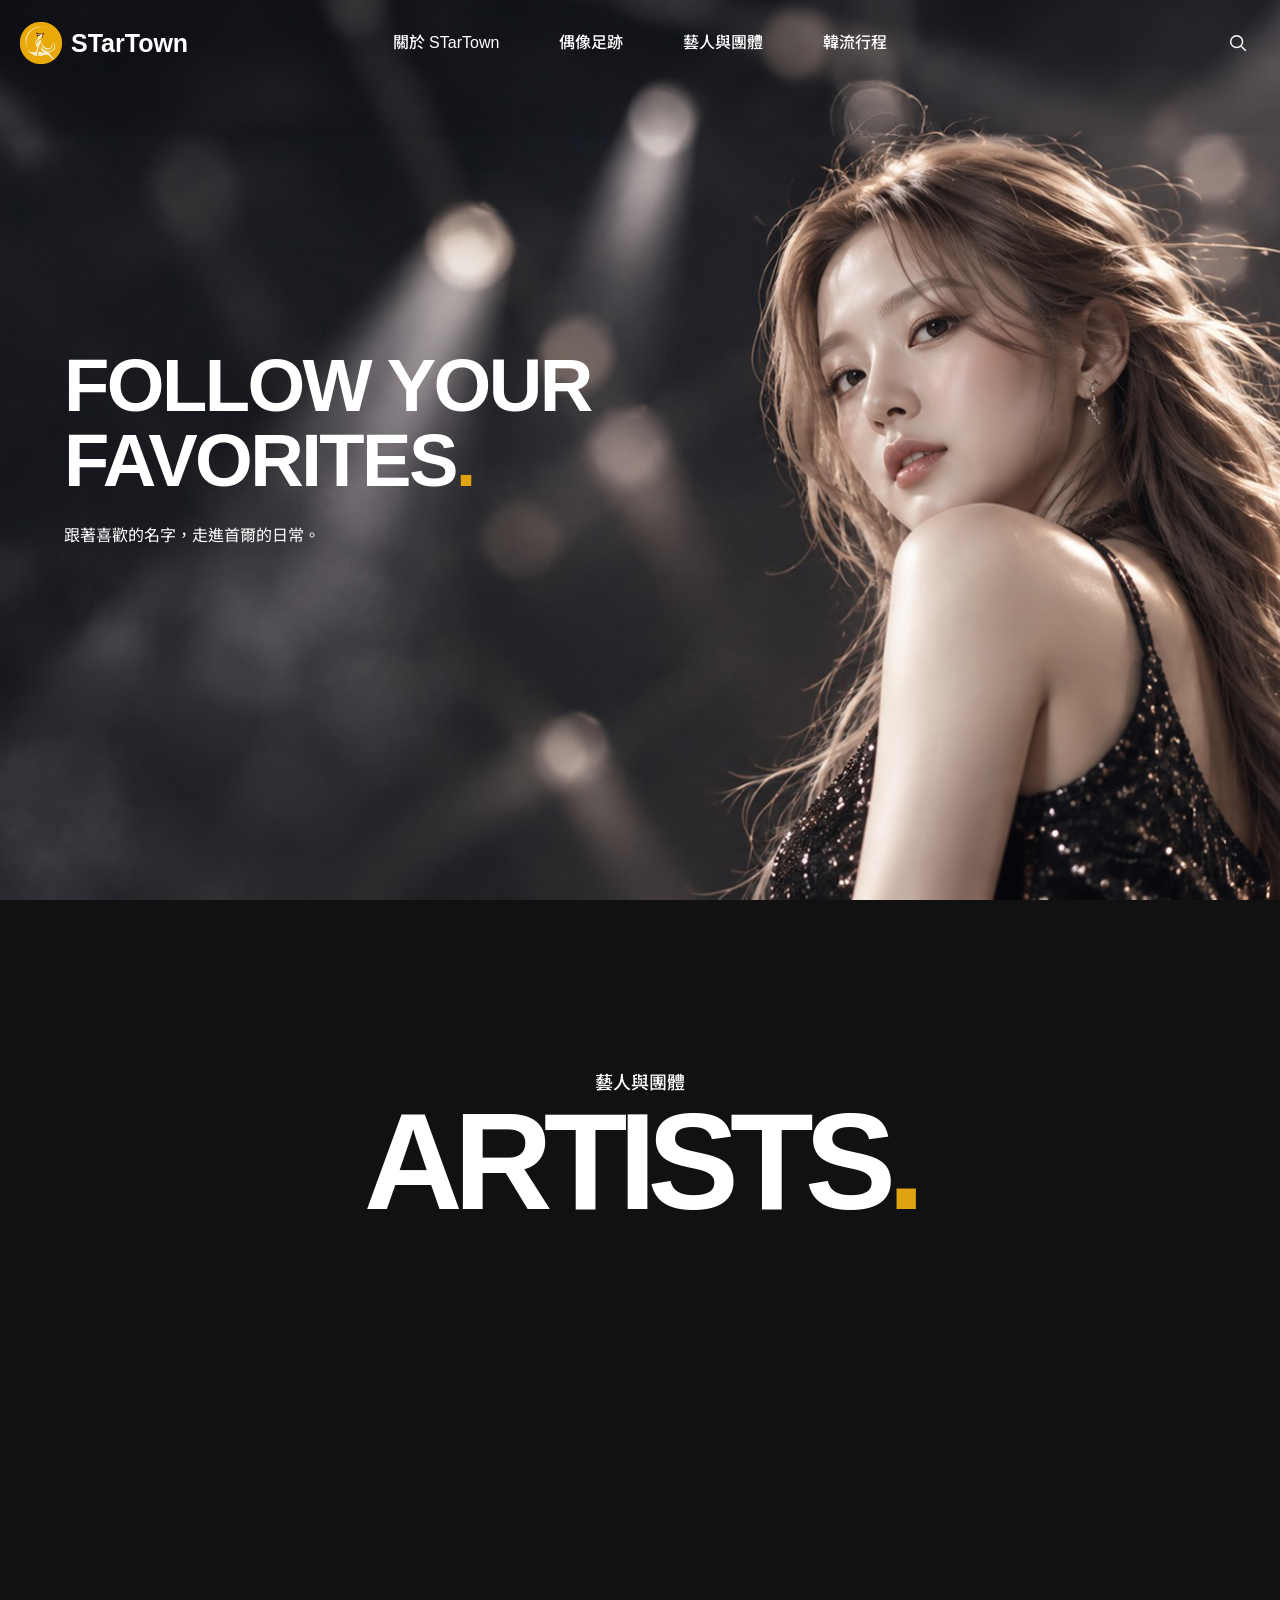
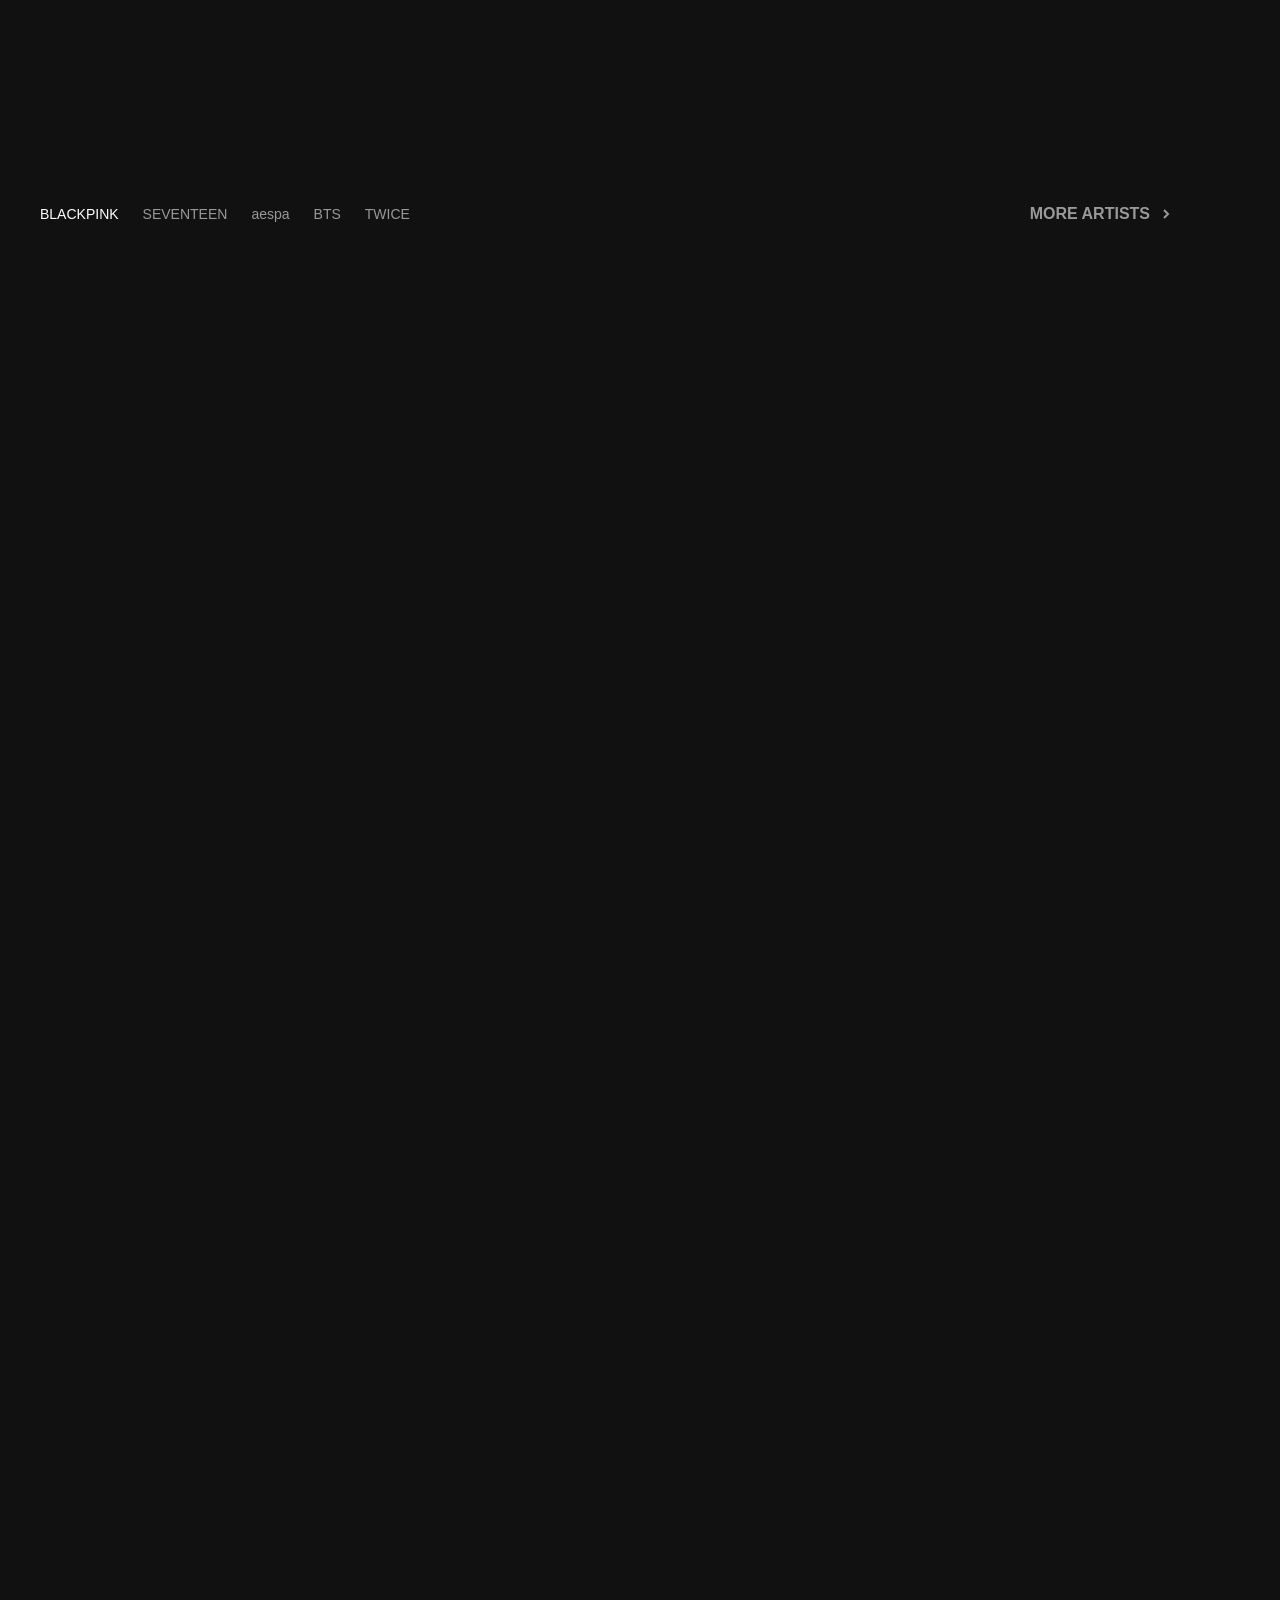
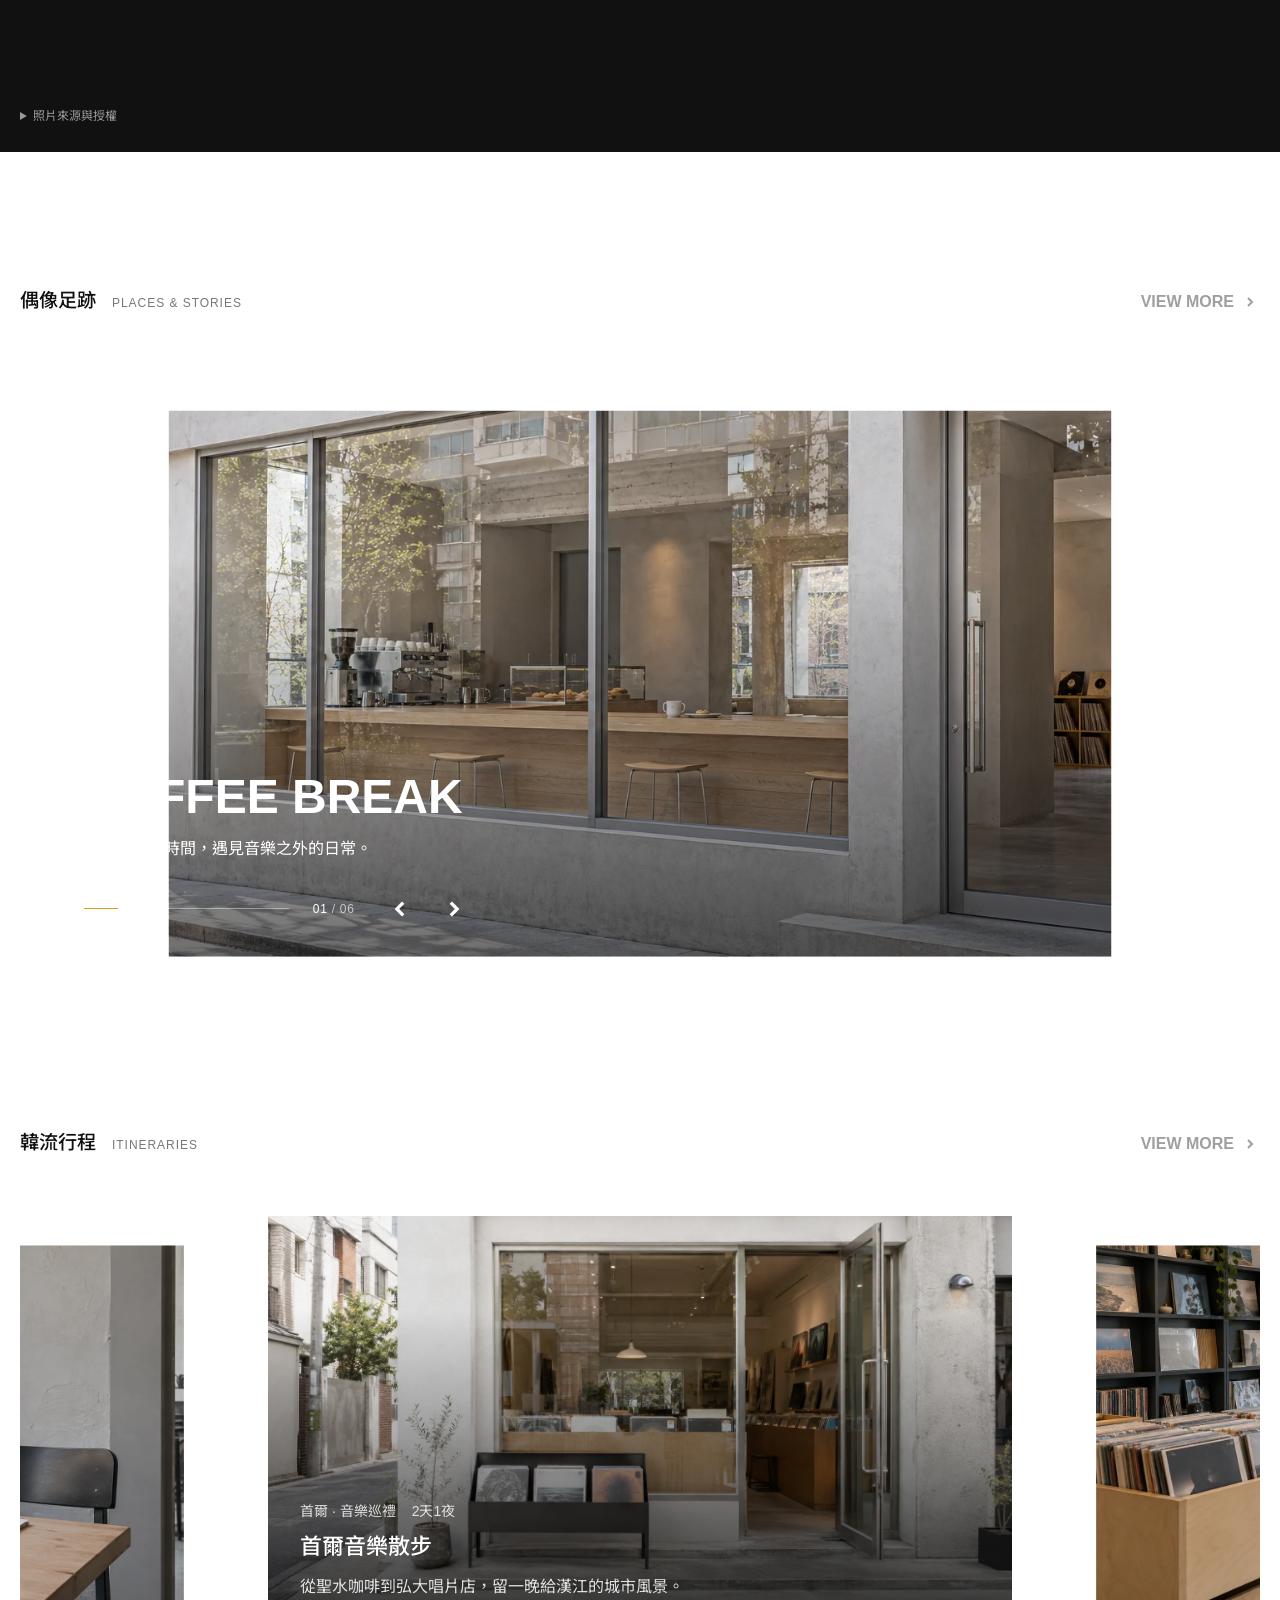
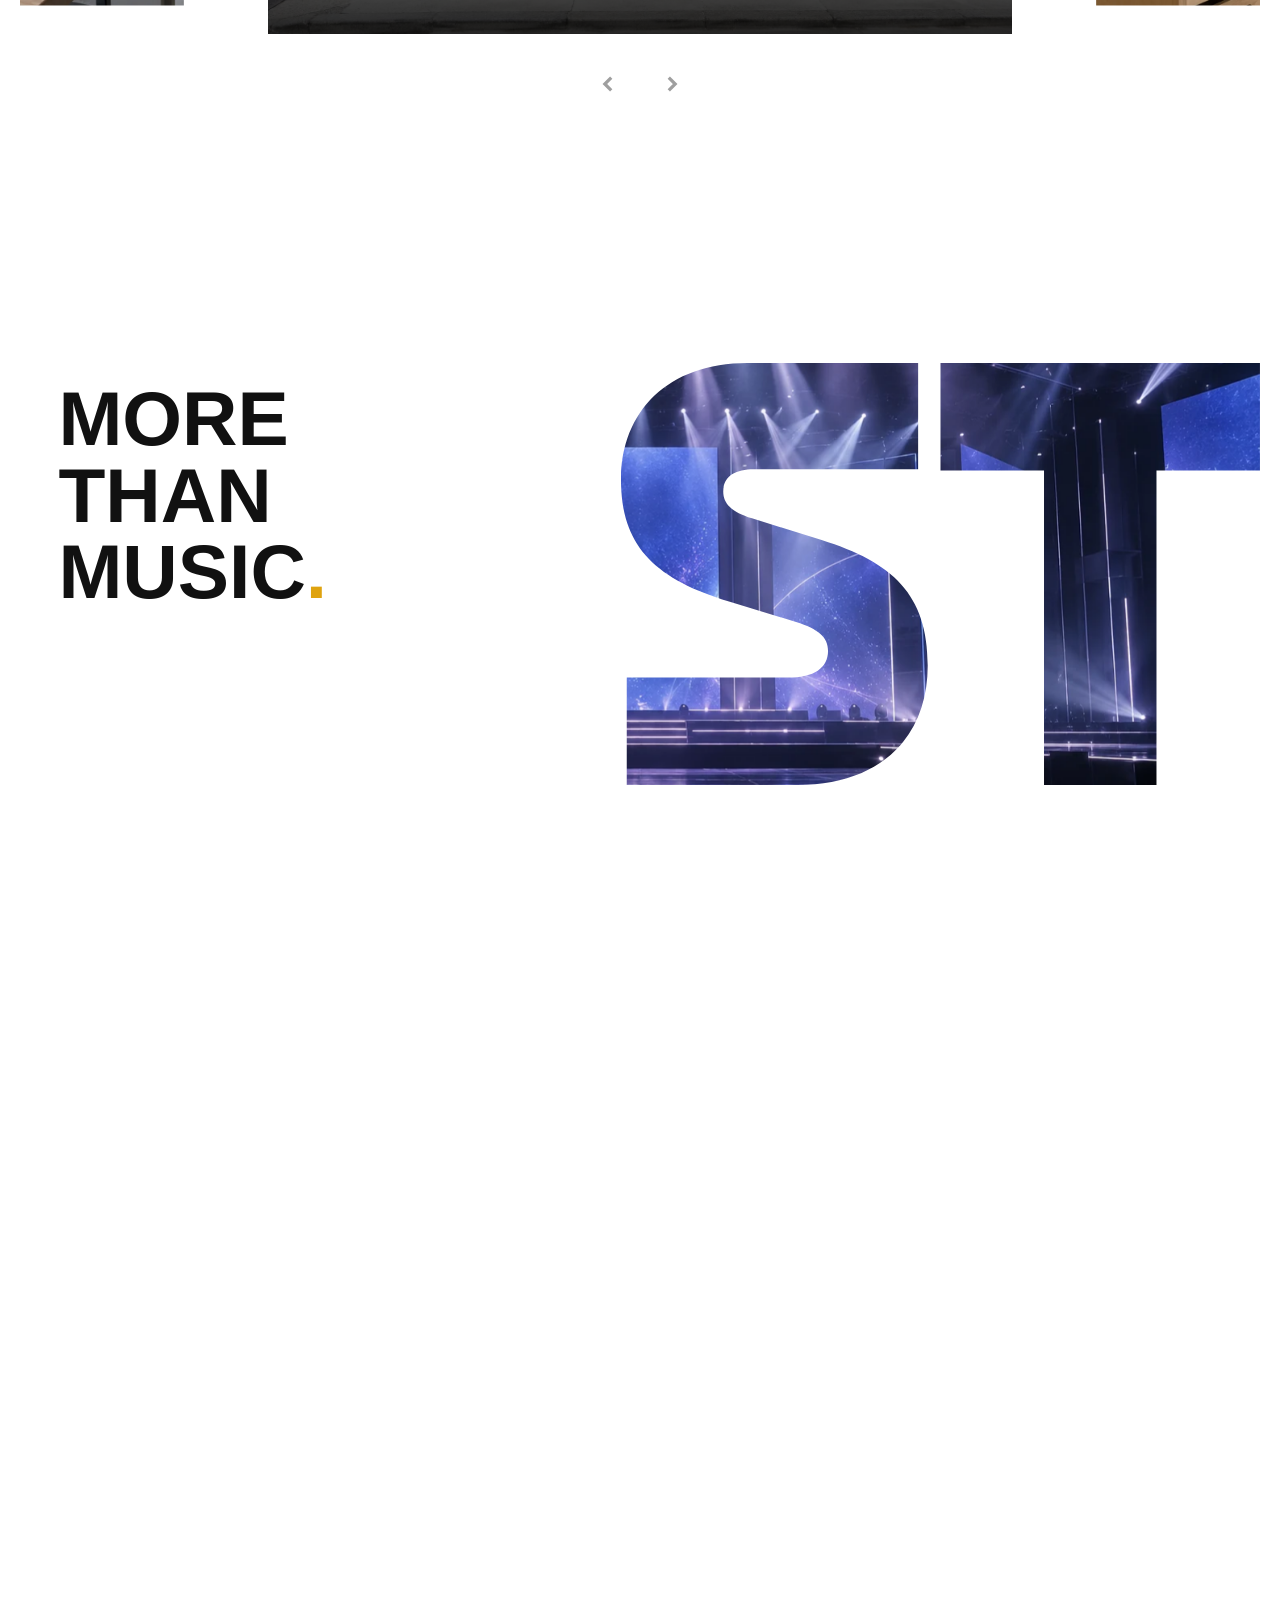
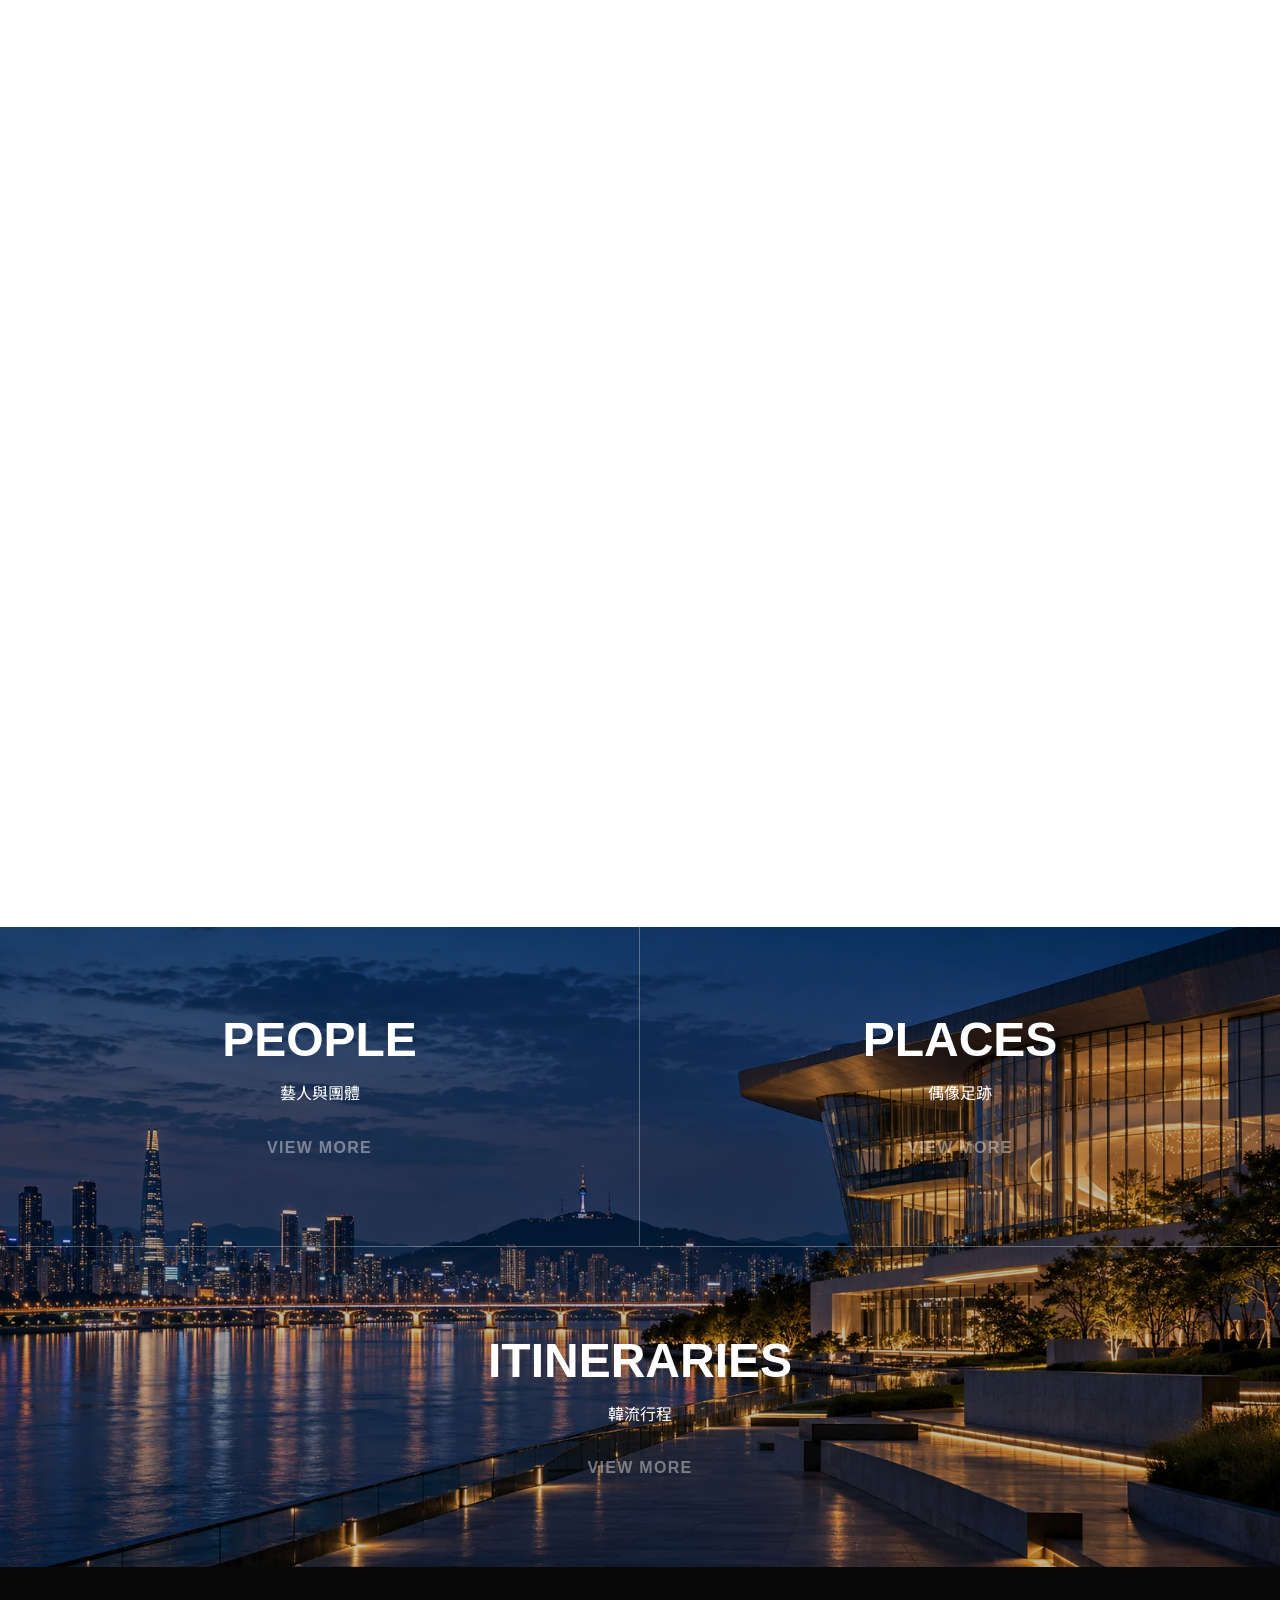
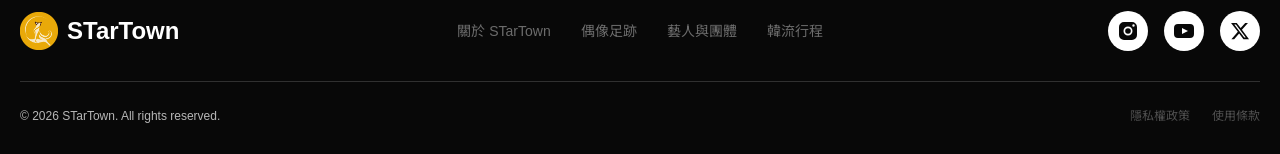
<file: index.html>
<!doctype html>
<!-- Generated from pages/index.html; edit pages/ and templates/, then run npm run build. -->
<html lang="zh-Hant">
<head>
  <meta charset="utf-8">
  <meta name="viewport" content="width=device-width, initial-scale=1">
  <meta name="description" content="STarTown 是關於 K-POP 與韓國文化的內容平台。探索偶像足跡、藝人與團體，以及音樂、城市和日常交織的韓流故事。">
  <meta name="theme-color" content="#ffffff">
  <meta property="og:type" content="website">
  <meta property="og:title" content="STarTown — K-POP on Repeat">
  <meta property="og:description" content="跟著星光，探索韓流日常。音樂、人物與城市，從這裡開始。">
  <meta property="og:image" content="images/home/city.webp">
  <title>STarTown｜K-POP、偶像足跡與韓流文化</title>
  <link rel="icon" href="images/logo.png" type="image/png">
  <link rel="preload" href="images/home/banner.jpg" as="image" fetchpriority="high">
  <link rel="stylesheet" href="css/fonts.css?v=1">
  <link rel="stylesheet" href="css/common.css?v=12">
  <link rel="stylesheet" href="css/cms-header.css?v=32">
  <link rel="stylesheet" href="css/index.css?v=107">
  <link rel="stylesheet" href="css/cms-footer.css?v=11">
  <script src="js/vendor/swiper-bundle.min.js" defer></script>
  <script src="js/vendor/gsap.min.js?v=3.15.0" defer></script>
  <script src="js/vendor/ScrollTrigger.min.js?v=3.15.0" defer></script>
  <script src="js/common.js?v=19" defer></script>
  <script src="js/index.js?v=43" defer></script>
</head>
<body>
  <!-- Shared header: edit this template for every page. -->
  <header class="top-bar" id="top-bar">
    <button class="menu-backdrop" type="button" tabindex="-1" aria-label="關閉選單"></button>
    <button class="search-backdrop" type="button" tabindex="-1" aria-hidden="true"></button>
    <nav aria-label="主選單">
      <div class="wrap">
        <div class="logo">
          <a href="#" aria-label="STarTown 首頁"><img src="images/logo.png" width="595" height="595" alt=""><span>STarTown</span></a>
        </div>
        <div class="menu" id="site-menu">
          <div class="menu-brand" aria-hidden="true"><img src="images/logo.png" width="38" height="38" alt=""><span>STarTown</span></div>
          <div class="sjj_nav">
            <ul class="sjj_nav_ul">
              <li><a href="#">關於 STarTown</a></li>
              <li><a href="#">偶像足跡</a></li>
              <li><a href="#">藝人與團體</a></li>
              <li><a href="#">韓流行程</a></li>
            </ul>
          </div>
          <small class="menu-note">© 2026 STarTown. All rights reserved.</small>
        </div>
      <form class="search" id="site-search" role="search" action="#" hidden>
        <label class="sr-only" for="site-query">搜尋藝人、地點或行程</label>
        <div class="wrap">
          <div class="search_box">
            <input id="site-query" name="q" type="search" aria-label="搜尋藝人、地點或行程" placeholder="搜尋藝人、地點或行程" autocomplete="off" enterkeyhint="search">
            <button type="submit" aria-label="搜尋"><svg viewBox="0 0 32 24" aria-hidden="true"><path d="M2 12h27M20 3l9 9-9 9"/></svg></button>
            <button class="search-dismiss" type="button" aria-label="關閉搜尋"><svg viewBox="0 0 24 24" aria-hidden="true"><path d="m6 6 12 12M18 6 6 18"/></svg></button>
          </div>
        </div>
      </form>
        <div class="links">
          <div class="links_search">
            <button class="util-btn search-toggle" type="button" aria-label="開啟搜尋" aria-expanded="false" aria-controls="site-search"><svg class="search-icon" viewBox="0 0 24 24" aria-hidden="true"><circle cx="10.5" cy="10.5" r="6.5"/><path d="m15.5 15.5 5 5"/></svg></button>
          </div>
        </div>
      </div>
      <div class="sp_header">
        <button class="sp_nav" type="button" aria-controls="site-menu" aria-label="開啟選單" aria-expanded="false"><span></span><span></span><span></span></button>
      </div>
    </nav>
  </header>
  <main>
    <section class="banner" aria-label="STarTown 韓流探索">
      <picture><img src="images/home/banner.jpg" width="1942" height="809" alt="深灰舞台光影中，淺棕髮女子回眸的原創韓流時裝形象" fetchpriority="high" decoding="async"></picture>
      <div class="txt">
        <div class="wrap">
          <h1><span><span>FOLLOW YOUR</span></span><span><span>FAVORITES<span class="dot">.</span></span></span></h1>
          <p class="tw">跟著喜歡的名字，走進首爾的日常。</p>
        </div>
      </div>
    </section>
    <section class="ind_A sec">
      <div class="stage">
        <div class="wrap">
          <div class="heading"><h2>藝人與團體</h2><p aria-hidden="true">ARTISTS<span>.</span></p></div>
          <div class="deck" role="group" aria-label="探索藝人與團體">
            <article class="item"><h3>BLACKPINK</h3><p class="sub">Music, style &amp; a world of their own.</p><div class="pic"><img src="images/home/artists/blackpink.webp" width="1600" height="1012" alt="BLACKPINK 彩色團體照" decoding="async" loading="lazy"><img src="images/home/artists/blackpink.webp" width="1600" height="1012" alt="" aria-hidden="true" class="color" decoding="async" loading="lazy"></div><a class="link" href="#" aria-label="認識 BLACKPINK"></a></article>
            <article class="item"><h3>SEVENTEEN</h3><p class="sub">Different voices. One shared rhythm.</p><div class="pic"><img src="images/home/artists/seventeen.webp" width="1107" height="668" alt="SEVENTEEN 彩色團體照" decoding="async" loading="lazy"><img src="images/home/artists/seventeen.webp" width="1107" height="668" alt="" aria-hidden="true" class="color" decoding="async" loading="lazy"></div><a class="link" href="#" aria-label="認識 SEVENTEEN"></a></article>
            <article class="item"><h3>aespa</h3><p class="sub">A new world, beyond the ordinary.</p><div class="pic"><img src="images/home/artists/aespa.webp" width="1600" height="866" alt="aespa 彩色團體照" decoding="async" loading="lazy"><img src="images/home/artists/aespa.webp" width="1600" height="866" alt="" aria-hidden="true" class="color" decoding="async" loading="lazy"></div><a class="link" href="#" aria-label="認識 aespa"></a></article>
            <article class="item"><h3>BTS</h3><p class="sub">Every song begins another story.</p><div class="pic"><img src="images/home/artists/bts.webp" width="1600" height="900" alt="BTS 彩色團體照" decoding="async" loading="lazy"><img src="images/home/artists/bts.webp" width="1600" height="900" alt="" aria-hidden="true" class="color" decoding="async" loading="lazy"></div><a class="link" href="#" aria-label="認識 BTS"></a></article>
            <article class="item"><h3>TWICE</h3><p class="sub">Find a little more joy in every beat.</p><div class="pic"><img src="images/artists/twice.png" width="960" height="647" alt="TWICE 彩色團體照" decoding="async" loading="lazy"><img src="images/artists/twice.png" width="960" height="647" alt="" aria-hidden="true" class="color" decoding="async" loading="lazy"></div><a class="link" href="#" aria-label="認識 TWICE"></a></article>
          </div>
          <div class="foot"><div class="pick" role="group" aria-label="選擇藝人"><button type="button" aria-pressed="true">BLACKPINK</button><button type="button" aria-pressed="false">SEVENTEEN</button><button type="button" aria-pressed="false">aespa</button><button type="button" aria-pressed="false">BTS</button><button type="button" aria-pressed="false">TWICE</button></div><a class="all" href="#"><span>MORE ARTISTS</span><svg width="20" height="20" viewBox="0 0 20 20" fill="none" aria-hidden="true"><path d="M8 6L12 10L8 14" stroke="currentColor" stroke-width="2"/></svg></a></div>
        </div>
      </div>
      <div class="wrap">
        <details class="credits"><summary>照片來源與授權</summary><ul>
          <li>BLACKPINK：© TV10 (티비텐) · <a href="#" rel="noopener noreferrer license">CC BY 3.0</a> · <a href="#" rel="noopener noreferrer">原始來源</a>。等比縮放、WebP 轉檔／版面裁切及輕微色彩、明暗調整。</li>
          <li>BTS：© Dispatch · <a href="#" rel="noopener noreferrer license">CC BY 3.0</a> · <a href="#" rel="noopener noreferrer">原始來源</a>。等比縮放、WebP 轉檔／版面裁切及輕微色彩、明暗調整。</li>
          <li>aespa：© 10Asia · <a href="#" rel="noopener noreferrer license">CC BY 3.0</a> · <a href="#" rel="noopener noreferrer">原始來源</a>。等比縮放、WebP 轉檔／版面裁切及輕微色彩、明暗調整。</li>
          <li>SEVENTEEN：© Seventeen · <a href="#" rel="noopener noreferrer license">CC BY 3.0</a> · <a href="#" rel="noopener noreferrer">原始來源</a>。等比縮放、WebP 轉檔／版面裁切及輕微色彩、明暗調整。</li>
          <li>TWICE：© On the street · <a href="#" rel="noopener noreferrer license">CC BY 3.0</a> · <a href="#" rel="noopener noreferrer">原始來源</a>。等比縮放／版面裁切。</li>
        </ul></details></div>
    </section>
    <section class="ind_B sec">
      <div class="wrap">
        <div class="head"><div class="title"><h2>偶像足跡</h2><p class="en" aria-hidden="true">PLACES &amp; STORIES</p></div><a class="more" href="#"><span>VIEW MORE</span><svg width="20" height="20" viewBox="0 0 20 20" fill="none" aria-hidden="true"><path d="M8 6L12 10L8 14" stroke="currentColor" stroke-width="2"/></svg></a></div>
        <div class="stage">
        <div class="reel swiper" role="region" aria-roledescription="輪播" aria-label="偶像足跡">
          <div class="swiper-wrapper">
<figure class="swiper-slide"><div class="pic"><img src="images/places/soft/cafe-front.webp" width="1536" height="1024" alt="灰白門面與淺木吧台相映的聖水風格咖啡店外觀" loading="lazy" decoding="async"></div><figcaption class="txt"><h3 class="en">COFFEE BREAK</h3><p class="desc">一杯咖啡的時間，遇見音樂之外的日常。</p></figcaption><a class="link" href="#" aria-label="探索聖水的咖啡日常"></a></figure><figure class="swiper-slide"><div class="pic"><img src="images/trips/yeonnam.webp" width="1536" height="1024" alt="柔和日光下延南洞風格的現代街角與小店" loading="lazy" decoding="async"></div><figcaption class="txt"><h3 class="en">SLOW AFTERNOON</h3><p class="desc">轉進綠意環繞的街角，收藏自己的城市節奏。</p></figcaption><a class="link" href="#" aria-label="探索延南洞的午後散步"></a></figure><figure class="swiper-slide"><div class="pic"><img src="images/places/soft/gwanghwamun.webp" width="1536" height="1024" alt="淡灰藍天空下的光化門風格廣場與韓式城門" loading="lazy" decoding="async"></div><figcaption class="txt"><h3 class="en">A CITY TO REMEMBER</h3><p class="desc">沿著喜歡的畫面，發現這座城市不同的樣子。</p></figcaption><a class="link" href="#" aria-label="探索走進熟悉的首爾風景"></a></figure><figure class="swiper-slide"><div class="pic"><img src="images/places/soft/hangang-walk.webp" width="1536" height="1024" alt="柔和日光下的漢江步道、河面與遠方橋梁" loading="lazy" decoding="async"></div><figcaption class="txt"><h3 class="en">AFTER THE MUSIC</h3><p class="desc">從舞台走向城市，留一點時間給河畔的晚風。</p></figcaption><a class="link" href="#" aria-label="探索漢江邊，讓日常慢下來"></a></figure><figure class="swiper-slide"><div class="pic"><img src="images/places/soft/bukchon.webp" width="1536" height="1024" alt="淡色天空下的韓屋屋簷、石牆與安靜巷弄" loading="lazy" decoding="async"></div><figcaption class="txt"><h3 class="en">AROUND THE CORNER</h3><p class="desc">穿過屋簷與石板路，聽見首爾溫柔的聲音。</p></figcaption><a class="link" href="#" aria-label="探索韓屋巷弄裡的日常"></a></figure><figure class="swiper-slide"><div class="pic"><img src="images/places/soft/listening-room.webp" width="1536" height="1024" alt="自然日光照進灰白聆聽空間、木櫃與黑膠唱盤" loading="lazy" decoding="async"></div><figcaption class="txt"><h3 class="en">JUST PRESS PLAY</h3><p class="desc">放一張唱片，慢慢聽見這座城市的聲音。</p></figcaption><a class="link" href="#" aria-label="探索把首爾放進播放清單"></a></figure></div></div>
        <div class="ctrl"><div class="progress" role="progressbar" aria-label="偶像足跡輪播位置" aria-valuemin="1" aria-valuemax="6" aria-valuenow="1"><span></span></div><span class="count"><b>01</b> / 06</span><div class="arrows"><button class="prev" type="button" aria-label="上一個足跡"><svg width="32" height="32" viewBox="0 0 20 20" fill="none" aria-hidden="true"><path d="M8 6L12 10L8 14" stroke="currentColor" stroke-width="2"/></svg></button><button class="next" type="button" aria-label="下一個足跡"><svg width="32" height="32" viewBox="0 0 20 20" fill="none" aria-hidden="true"><path d="M8 6L12 10L8 14" stroke="currentColor" stroke-width="2"/></svg></button></div></div>
        </div>
      </div>
    </section>
    <section class="ind_C sec">
      <div class="wrap">
        <div class="head"><div class="title"><h2>韓流行程</h2><p class="en" aria-hidden="true">ITINERARIES</p></div><a class="more" href="#"><span>VIEW MORE</span><svg width="20" height="20" viewBox="0 0 20 20" fill="none" aria-hidden="true"><path d="M8 6L12 10L8 14" stroke="currentColor" stroke-width="2"/></svg></a></div>
        <div class="rail swiper" role="region" aria-roledescription="輪播" aria-label="韓流行程" tabindex="0">
          <div class="swiper-wrapper">
            <article class="item swiper-slide"><div class="face">
              <div class="pic"><img src="images/trips/record-walk.webp" width="1536" height="1024" alt="柔和日光下的首爾風格唱片店入口與簡潔的唱片陳列" loading="lazy" decoding="async"></div>
              <div class="txt"><p class="meta"><span>首爾 · 音樂巡禮</span><span class="days">2天1夜</span></p><h3>首爾音樂散步</h3><p class="desc">從聖水咖啡到弘大唱片店，留一晚給漢江的城市風景。</p></div>
              <a class="link" href="#" aria-label="查看行程：首爾音樂散步"></a>
            </div></article>
            <article class="item swiper-slide"><div class="face">
              <div class="pic"><img src="images/trips/record-shop.webp" width="1536" height="1024" alt="中性色調的唱片店內部與整齊的黑膠唱片木櫃" loading="lazy" decoding="async"></div>
              <div class="txt"><p class="meta"><span>首爾 · 音樂巡禮</span><span class="days">1日遊</span></p><h3>弘大唱片店巡禮</h3><p class="desc">走訪弘大的唱片店與聆聽空間，用一天收藏首爾的音樂日常。</p></div>
              <a class="link" href="#" aria-label="查看行程：弘大唱片店巡禮"></a>
            </div></article>
            <article class="item swiper-slide"><div class="face">
              <div class="pic"><img src="images/trips/hangang.webp" width="1536" height="1024" alt="淡色暮空下的漢江河面、河岸步道與遠方城市輪廓" loading="lazy" decoding="async"></div>
              <div class="txt"><p class="meta"><span>首爾 · 城市漫遊</span><span class="days">半日遊</span></p><h3>漢江日落半日遊</h3><p class="desc">午後沿著漢江慢慢走，等一場日落，再看河岸亮起燈光。</p></div>
              <a class="link" href="#" aria-label="查看行程：漢江日落半日遊"></a>
            </div></article>
            <article class="item swiper-slide"><div class="face">
              <div class="pic"><img src="images/trips/concert-weekend.webp" width="1536" height="1024" alt="灰藍舞台光下的演唱會觀眾席與遠方舞台" loading="lazy" decoding="async"></div>
              <div class="txt"><p class="meta"><span>首爾 · 音樂巡禮</span><span class="days">2天1夜</span></p><h3>演唱會與首爾週末</h3><p class="desc">把演唱會前後的空檔，安排成一個有咖啡與散步的首爾週末。</p></div>
              <a class="link" href="#" aria-label="查看行程：演唱會與首爾週末"></a>
            </div></article>
            <article class="item swiper-slide"><div class="face">
              <div class="pic"><img src="images/trips/city-trip.webp" width="1536" height="1024" alt="中性日光下的首爾風格城市建築與簡潔露台" loading="lazy" decoding="async"></div>
              <div class="txt"><p class="meta"><span>首爾 · 城市漫遊</span><span class="days">3天2夜</span></p><h3>首爾三日慢旅行</h3><p class="desc">用三天的步調，依序收藏首爾的街區、音樂空間與城市夕景。</p></div>
              <a class="link" href="#" aria-label="查看行程：首爾三日慢旅行"></a>
            </div></article>
            <article class="item swiper-slide"><div class="face">
              <div class="pic"><img src="images/trips/window-cafe.webp" width="1536" height="1024" alt="自然窗光下的咖啡杯、淺色木桌與街景" loading="lazy" decoding="async"></div>
              <div class="txt"><p class="meta"><span>首爾 · 咖啡散步</span><span class="days">1日遊</span></p><h3>首爾窗邊咖啡散步</h3><p class="desc">從窗邊的一杯咖啡出發，沿著附近巷弄走進選物小店。</p></div>
              <a class="link" href="#" aria-label="查看行程：首爾窗邊咖啡散步"></a>
            </div></article>
          </div>
        </div>
        <div class="arrows" role="group" aria-label="行程切換" hidden>
          <button class="prev" type="button" aria-label="上一個行程"><svg width="32" height="32" viewBox="0 0 20 20" fill="none" aria-hidden="true"><path d="M8 6L12 10L8 14" stroke="currentColor" stroke-width="2"/></svg></button>
          <button class="next" type="button" aria-label="下一個行程"><svg width="32" height="32" viewBox="0 0 20 20" fill="none" aria-hidden="true"><path d="M8 6L12 10L8 14" stroke="currentColor" stroke-width="2"/></svg></button>
        </div>
      </div>
    </section>
    <section class="ind_D sec">
      <div class="wrap"><div class="stage"><div class="txt"><h2 class="en"><span>MORE</span><span>THAN</span><span>MUSIC<b class="dot">.</b></span></h2><p class="tw">搜尋藝人足跡，收藏想去的地方。<br>用 STarTown APP 規劃你的韓流旅程。</p><a class="more" href="#"><span>VIEW MORE</span><svg width="20" height="20" viewBox="0 0 20 20" fill="none" aria-hidden="true"><path d="M8 6L12 10L8 14" stroke="currentColor" stroke-width="2"/></svg></a></div><div class="mark swiper" role="img" aria-label="ST 字樣中的韓流音樂與城市日常"><div class="swiper-wrapper"><div class="swiper-slide"><img src="images/home/st-stage.webp" width="1536" height="1024" alt="" loading="lazy" decoding="async"></div><div class="swiper-slide"><img src="images/home/st-vinyl.webp" width="1536" height="1024" alt="" loading="lazy" decoding="async"></div><div class="swiper-slide"><img src="images/home/st-studio.webp" width="1536" height="1024" alt="" loading="lazy" decoding="async"></div></div></div></div></div>
    </section>
    <section class="ind_E" aria-label="探索更多 STarTown">
      <div class="bgs" aria-hidden="true"><img class="active" data-bg="places" src="images/home/city.webp" width="1672" height="941" alt="" loading="lazy" decoding="async"><img data-bg="people" src="images/home/footer-sound.webp" width="1672" height="941" alt="" loading="lazy" decoding="async"><img data-bg="stories" src="images/home/footer-culture.webp" width="1672" height="941" alt="" loading="lazy" decoding="async"></div>
      <div class="grid"><article class="item" data-scene="people"><div class="txt"><h2 class="en">PEOPLE</h2><p>藝人與團體</p><span class="view">VIEW MORE</span></div><a class="link" href="#" aria-label="探索藝人與團體"></a></article><article class="item" data-scene="places"><div class="txt"><h2 class="en">PLACES</h2><p>偶像足跡</p><span class="view">VIEW MORE</span></div><a class="link" href="#" aria-label="探索偶像足跡"></a></article><article class="item" data-scene="stories"><div class="txt"><h2 class="en">ITINERARIES</h2><p>韓流行程</p><span class="view">VIEW MORE</span></div><a class="link" href="#" aria-label="探索韓流行程"></a></article></div>
    </section>
  </main>
  <footer class="cms-footer">
    <div class="wrap">
      <div class="grid">
        <a class="logo" href="#" aria-label="STarTown 首頁"><img src="images/logo.png" width="595" height="595" alt=""><span>STarTown</span></a>
        <div class="menu" role="group" aria-label="頁尾選單"><a href="#">關於 STarTown</a><a href="#">偶像足跡</a><a href="#">藝人與團體</a><a href="#">韓流行程</a></div>
        <div class="social">
          <a href="#" aria-label="Instagram"><svg viewBox="0 0 24 24" aria-hidden="true"><path fill-rule="evenodd" d="M8 3h8a5 5 0 0 1 5 5v8a5 5 0 0 1-5 5H8a5 5 0 0 1-5-5V8a5 5 0 0 1 5-5ZM16.5 12a4.5 4.5 0 1 0-9 0 4.5 4.5 0 1 0 9 0ZM18.7 6.5a1.2 1.2 0 1 0-2.4 0 1.2 1.2 0 1 0 2.4 0Z"/><circle cx="12" cy="12" r="2.8"/></svg></a>
          <a href="#" aria-label="YouTube"><svg viewBox="0 0 24 24" aria-hidden="true"><path fill-rule="evenodd" d="M6 5h12a4 4 0 0 1 4 4v6a4 4 0 0 1-4 4H6a4 4 0 0 1-4-4V9a4 4 0 0 1 4-4Zm4 4v6l6-3-6-3Z"/></svg></a>
          <a href="#" aria-label="X" class="twitter"><svg viewBox="0 0 24 24" aria-hidden="true"><path fill-rule="evenodd" d="M18.244 2.25h3.308l-7.227 8.26 8.502 11.24H16.17l-5.214-6.817-5.967 6.817H1.68l7.73-8.835L1.254 2.25H8.08l4.713 6.231 5.451-6.231ZM17.083 19.77h1.833L7.084 4.126H5.117Z"/></svg></a>
        </div>
      </div>
      <div class="legal"><small>© 2026 STarTown. All rights reserved.</small><div><a href="#">隱私權政策</a><a href="#">使用條款</a></div></div>
    </div>
  </footer>
  <a class="goTop" href="#" aria-label="回到頁首" hidden>
    <span class="label" aria-hidden="true"><svg viewBox="0 0 24 24"><path d="M12 20V4M5 11l7-7 7 7"/></svg><span>TOP</span></span>
  </a>
</body>
</html>
</file>
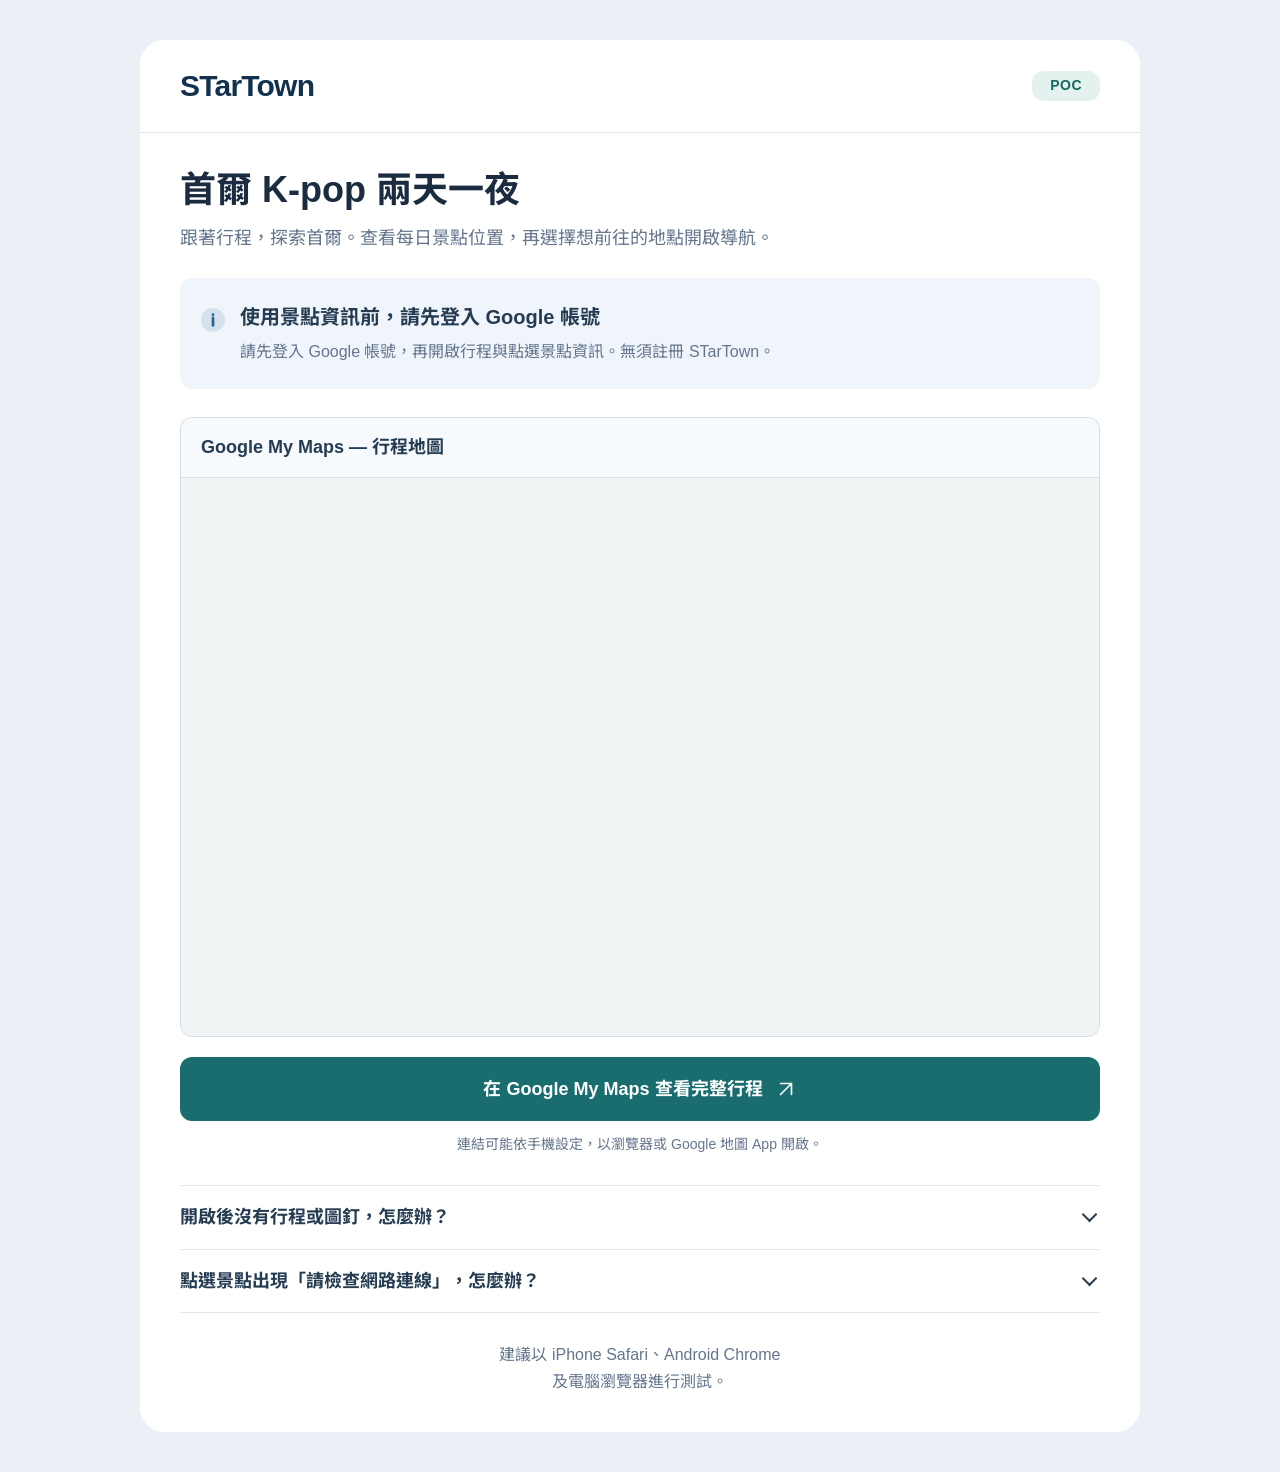
<file: poc/mymaps/index.html>
<!doctype html>
<html lang="zh-Hant">
<head>
  <meta charset="utf-8">
  <meta name="viewport" content="width=device-width, initial-scale=1">
  <meta name="robots" content="noindex, nofollow">
  <meta name="description" content="STarTown 首爾 K-pop 兩天一夜行程地圖測試。查看景點、切換每日圖層，並在 Google My Maps 開啟完整行程。">
  <title>STarTown — 首爾 K-pop 兩天一夜（POC）</title>
  <link rel="stylesheet" href="css/fonts.css?v=4">
  <link rel="stylesheet" href="css/index.css?v=6">
</head>
<body>
  <main>
    <div class="wrap">
      <header class="brand">
        <span class="logo">STarTown</span>
        <span class="badge">POC</span>
      </header>

      <section class="intro">
        <h1>首爾 K-pop <span>兩天一夜</span></h1>
        <p>跟著行程，探索首爾。查看每日景點位置，再選擇想前往的地點開啟導航。</p>
      </section>

      <aside class="notice" aria-label="使用地圖前的提醒">
        <svg viewBox="0 0 24 24" width="24" height="24" aria-hidden="true" focusable="false">
          <circle cx="12" cy="12" r="11" fill="currentColor" opacity=".14"/>
          <path d="M12 10v7m0-10v.1" fill="none" stroke="currentColor" stroke-width="2.5" stroke-linecap="round"/>
        </svg>
        <div class="txt">
          <h2>使用景點資訊前，請先登入 Google 帳號</h2>
          <p>請先登入 Google 帳號，再開啟行程與點選景點資訊。無須註冊 STarTown。</p>
        </div>
      </aside>

      <section class="map" aria-label="Google My Maps 行程地圖">
        <h2>Google My Maps — 行程地圖</h2>
        <iframe
          src="https://www.google.com/maps/d/embed?mid=1aFO0afmMwTvzL7cKh5AvwkR-6mpm1fo&amp;ehbc=2E312F"
          title="首爾 K-pop 兩天一夜：每日圖層與景點資訊"
          width="960"
          height="560"
          referrerpolicy="strict-origin-when-cross-origin"
          allowfullscreen>
        </iframe>
      </section>

      <div class="actions">
        <a class="entry" href="https://www.google.com/maps/d/viewer?mid=1aFO0afmMwTvzL7cKh5AvwkR-6mpm1fo" target="_blank" rel="noopener noreferrer">
          <span>在 Google My Maps 查看完整行程</span>
          <svg viewBox="0 0 24 24" width="22" height="22" aria-hidden="true" focusable="false">
            <path d="M6 18 18 6M6 6h12v12" fill="none" stroke="currentColor" stroke-width="1.8" stroke-linecap="round" stroke-linejoin="round"/>
          </svg>
          <span class="sr-only">（另開分頁）</span>
        </a>
        <p>連結可能依手機設定，以瀏覽器或 Google 地圖 App 開啟。</p>
      </div>

      <section class="guide" aria-label="行程地圖操作說明">
        <details>
          <summary>開啟後沒有行程或圖釘，怎麼辦？</summary>
          <div class="txt">
            <p>請先確認 Google 地圖 App 已登入相同 Google 帳號，再依下列步驟重新選擇本行程。</p>
            <ol class="steps">
              <li><span class="num" aria-hidden="true">01</span><div><h3>開啟個人中心</h3><p>在 Google 地圖 App 底部，點選「個人中心」。</p></div></li>
              <li><span class="num" aria-hidden="true">02</span><div><h3>找到「地圖」</h3><p>往下滑，點選「地圖」，查看地圖清單。</p></div></li>
              <li><span class="num" aria-hidden="true">03</span><div><h3>選擇本行程</h3><p>找到「首爾 K-pop 兩天一夜-測試行程」，點選開啟。</p></div></li>
            </ol>
            <p>若清單中找不到，請回到本頁重新開啟；若仍未顯示，可先使用本頁的行程地圖查看景點位置。</p>
          </div>
        </details>
        <details>
          <summary>點選景點出現「請檢查網路連線」，怎麼辦？</summary>
          <div class="txt">
            <p>請先確認 Google 地圖 App 已登入帳號，再重新開啟行程。若登入後仍出現提示，請確認網路連線，或返回本頁查看行程地圖。</p>
          </div>
        </details>
      </section>

      <footer class="help">
        <p>建議以 iPhone Safari、Android Chrome<br>及電腦瀏覽器進行測試。</p>
      </footer>
    </div>
  </main>
</body>
</html>
</file>
<file: css/fonts.css>
/* Noto Sans TC variable 100–900, official Google Fonts Unicode subsets.
   Local files: fonts/noto/. License: fonts/noto/OFL.txt. */
@font-face {
  font-family: 'Noto Sans TC';
  font-style: normal;
  font-weight: 100 900;
  font-display: swap;
  src: url(../fonts/noto/noto-001.woff2) format('woff2');
  unicode-range: U+3401, U+3441, U+34fe, U+3502, U+3578, U+3585, U+35b8, U+35d8, U+35f1, U+3614, U+361b, U+361d, U+372e, U+3737, U+3757, U+3769, U+3909, U+3915, U+39c1, U+39cc, U+39ce, U+39d2, U+39e1, U+39e3, U+39fb, U+39fe, U+3a11, U+3a28, U+3a2a, U+3a3b, U+3a46, U+3a90, U+3b39, U+3c35, U+3d18-3d19, U+3dee, U+3e10, U+3e30, U+3f13, U+3f4e, U+3f80, U+3f8a, U+3ff8, U+4010, U+402f, U+4034, U+406f, U+40d7, U+4180, U+41f6, U+4204, U+4242, U+4308, U+4599, U+45b3, U+45c1, U+45c6, U+45d0, U+4606, U+4625, U+463c, U+479a, U+47d3, U+47d8, U+47e9, U+4821, U+488d, U+48a2, U+4acc, U+4bcb, U+4c85, U+4f28, U+502f, U+50aa, U+50eb, U+5111, U+5133, U+5210, U+521c, U+527a, U+527e, U+52e5, U+52fc, U+5327, U+5467, U+54ef, U+54f1, U+54f9, U+5529, U+558c, U+5593, U+55a2, U+55a4, U+55cb, U+5610, U+5677, U+56be, U+571d, U+5749, U+5771, U+579e, U+5860, U+5945, U+5952, U+5a78, U+5c67, U+5eb0, U+60bf, U+61a2, U+6250, U+6274, U+6277, U+6290, U+62c1, U+6303, U+6314-6315, U+6329, U+6331, U+6333, U+6354, U+6358-6359, U+635d, U+637e, U+639c-639d, U+63c7, U+63cb-63cc, U+63d9, U+63e2, U+63eb;
}
@font-face {
  font-family: 'Noto Sans TC';
  font-style: normal;
  font-weight: 100 900;
  font-display: swap;
  src: url(../fonts/noto/noto-002.woff2) format('woff2');
  unicode-range: U+63ec, U+63fb, U+6419, U+641d, U+6424, U+6429, U+645d, U+6471, U+6486, U+648d, U+648f, U+64a8, U+64c9, U+64db, U+64fd, U+650b, U+650e, U+6515, U+6546, U+654b, U+6568, U+6571, U+6712, U+67eb, U+683f, U+684a, U+684d, U+686e, U+6878, U+68b9, U+690a, U+697b, U+6a20, U+6a42, U+6b41, U+6b95, U+6b97, U+6c8a, U+6c95, U+6ccf, U+6e62, U+6ed2, U+6f16, U+6fa9, U+7033, U+7047, U+70a3, U+70cc, U+70f0, U+70f3, U+714f, U+7161, U+719d, U+71a5, U+71b0, U+71bb, U+71c2, U+71d6, U+7227, U+725a, U+7278, U+7285, U+730c, U+75b6, U+75ba, U+75da, U+75e1, U+7657, U+7660, U+7721, U+77a8, U+7804, U+781b, U+785e, U+7869, U+78ab, U+78df, U+7924, U+79e5, U+79ee, U+7a34, U+7a9e, U+7ab5, U+7af3, U+7af5, U+7b12, U+7c85, U+7c9e, U+7ccb, U+7d5a, U+7ddf, U+7dea, U+7e12, U+7e16, U+7e4f, U+7e77, U+7f76, U+7fcd, U+7ff8, U+801e, U+806c, U+80a8, U+80d0, U+80d8, U+80ee, U+80f2, U+8161, U+8181, U+818b, U+818e, U+81ad, U+81c1, U+81fd, U+834d, U+83e3, U+8573, U+85b8, U+85c3, U+867c, U+86bb, U+8705, U+8752, U+875b, U+8779, U+8794-8795, U+87b7, U+8818, U+8940, U+8a04, U+8a4f, U+8b3c, U+8b40, U+8c4d;
}
@font-face {
  font-family: 'Noto Sans TC';
  font-style: normal;
  font-weight: 100 900;
  font-display: swap;
  src: url(../fonts/noto/noto-003.woff2) format('woff2');
  unicode-range: U+8c6d, U+8d0c, U+8d92, U+8dc1, U+8dc8, U+8dcd, U+8dd4-8dd5, U+8dd9, U+8e1c, U+8e58, U+8e73, U+8e7d, U+8e98, U+8ebd, U+8ec1, U+9029, U+9070, U+9147, U+91b9, U+9202, U+9254, U+9311, U+9595, U+96fa, U+9757, U+9815, U+999d, U+99a6, U+9abf, U+9b16, U+9b1e, U+9b6c, U+9b98, U+9ba1, U+9bbb, U+9c07, U+9c17, U+9d41, U+9d64, U+9d7b, U+9ddd, U+9eb6, U+9ed7, U+9f46, U+9f56, U+9f74, U+9f7b, U+2028e, U+203b7, U+20546-20547, U+20584, U+205fb, U+20731, U+207a9, U+207ad, U+20803, U+2081d, U+20895, U+20bd7, U+20cbf, U+21883, U+21cde, U+22399, U+22ab1, U+22ae6, U+22bed, U+22bfe, U+22c64, U+22cb4, U+22cb8, U+22cc6, U+22cea, U+22d80, U+22f0c, U+22f1b, U+23073, U+236ee, U+23b88, U+23ca9, U+23ef8, U+23f0e, U+241ac, U+24259, U+242b6, U+2430d, U+24352, U+24419, U+24430, U+24605, U+2479a, U+24c8d, U+24d83, U+24e01, U+24e31, U+24e85, U+24eaa, U+2524c, U+2531a, U+25349, U+25435, U+25bdf, U+25be5, U+25c14, U+25d0a, U+25e86, U+2624e, U+26293, U+26706, U+267ea, U+2725f, U+27285, U+27304, U+27a63, U+27b99, U+27ef4, U+27fec, U+27ff3, U+280be-280bf, U+280f0, U+28154, U+28468, U+28487, U+28891, U+2947e, U+296a8, U+296e9, U+29704, U+29730, U+29d71, U+29e19, U+29e36;
}
@font-face {
  font-family: 'Noto Sans TC';
  font-style: normal;
  font-weight: 100 900;
  font-display: swap;
  src: url(../fonts/noto/noto-004.woff2) format('woff2');
  unicode-range: U+1f921-1f930, U+1f932-1f935, U+1f937-1f939, U+1f940-1f944, U+1f947-1f94a, U+1f950-1f95f, U+1f962-1f967, U+1f969-1f96a, U+1f980-1f981, U+1f984-1f98d, U+1f990-1f992, U+1f994-1f996, U+1f9c0, U+1f9d0, U+1f9d2, U+1f9d4, U+1f9d6, U+1f9d8, U+1f9da, U+1f9dc-1f9dd, U+1f9df-1f9e2, U+1f9e5-1f9e6, U+20024, U+20487, U+20779, U+20c41, U+20c78, U+20d71, U+20e98, U+20ef9, U+2107b, U+210c1, U+22c51, U+233b4, U+24a12, U+2512b, U+2546e, U+25683, U+267cc, U+269f2, U+27657, U+282e2, U+2898d, U+29d5a, U+f0001-f0005, U+f0019, U+f009b, U+f0101-f0104, U+f012b, U+f01ba, U+f01d6, U+f0209, U+f0217, U+f0223-f0224, U+fc355, U+fe327, U+fe517, U+feb97, U+fffb4;
}
@font-face {
  font-family: 'Noto Sans TC';
  font-style: normal;
  font-weight: 100 900;
  font-display: swap;
  src: url(../fonts/noto/noto-005.woff2) format('woff2');
  unicode-range: U+ff78-ff7e, U+ff80-ff86, U+ff89-ff94, U+ff97-ff9e, U+ffb9, U+ffe0-ffe3, U+ffe9, U+ffeb, U+ffed, U+fffc, U+1d7c7, U+1f004, U+1f0cf, U+1f141-1f142, U+1f150, U+1f154, U+1f158, U+1f15b, U+1f15d-1f15e, U+1f162-1f163, U+1f170-1f171, U+1f174, U+1f177-1f178, U+1f17d-1f17f, U+1f192-1f195, U+1f197-1f19a, U+1f1e6-1f1f5, U+1f1f7-1f1ff, U+1f21a, U+1f22f, U+1f232-1f237, U+1f239-1f23a, U+1f250-1f251, U+1f300, U+1f302-1f319;
}
@font-face {
  font-family: 'Noto Sans TC';
  font-style: normal;
  font-weight: 100 900;
  font-display: swap;
  src: url(../fonts/noto/noto-006.woff2) format('woff2');
  unicode-range: U+fa0a, U+fa0c, U+fa11, U+fa17, U+fa19, U+fa1b, U+fa1d, U+fa26, U+fa2c, U+fb01, U+fdfc, U+fe0e, U+fe33-fe36, U+fe38-fe44, U+fe49-fe51, U+fe54, U+fe56-fe57, U+fe59-fe5c, U+fe5f-fe6a, U+fe8e, U+fe92-fe93, U+feae, U+fecb-fecc, U+fee0, U+feec, U+fef3, U+ff04, U+ff07, U+ff26-ff2c, U+ff31-ff32, U+ff35-ff37, U+ff39-ff3a, U+ff3c, U+ff3e-ff5b, U+ff5d, U+ff61-ff65, U+ff67-ff68, U+ff6a, U+ff6c-ff77;
}
@font-face {
  font-family: 'Noto Sans TC';
  font-style: normal;
  font-weight: 100 900;
  font-display: swap;
  src: url(../fonts/noto/noto-007.woff2) format('woff2');
  unicode-range: U+f78a-f78c, U+f78e, U+f792-f796, U+f798, U+f79c, U+f7f5, U+f812, U+f815, U+f876, U+f8f5, U+f8f8, U+f8ff, U+f901-f902, U+f904, U+f906, U+f909-f90a, U+f90f, U+f914, U+f918-f919, U+f91b, U+f91d, U+f91f, U+f923, U+f925, U+f92d-f92f, U+f934, U+f937-f938, U+f93d, U+f93f, U+f941, U+f949, U+f94c, U+f94e-f94f, U+f95a, U+f95d-f95e, U+f961-f963, U+f965-f970, U+f974, U+f976-f97a, U+f97c, U+f97e-f97f, U+f981, U+f983, U+f988, U+f98a, U+f98c, U+f98e, U+f996-f997, U+f999-f99a, U+f99c, U+f99f-f9a0, U+f9a3, U+f9a8, U+f9ad, U+f9b2-f9b6, U+f9b9-f9ba, U+f9bd-f9be, U+f9c1, U+f9c4, U+f9c7, U+f9ca, U+f9cd, U+f9d0-f9d1, U+f9d3-f9d4, U+f9d7-f9d8, U+f9dc-f9dd, U+f9df-f9e1, U+f9e4, U+f9e8-f9ea, U+f9f4, U+f9f6-f9f7, U+f9f9-f9fa, U+f9fc-fa01, U+fa03-fa04, U+fa06, U+fa08-fa09;
}
@font-face {
  font-family: 'Noto Sans TC';
  font-style: normal;
  font-weight: 100 900;
  font-display: swap;
  src: url(../fonts/noto/noto-008.woff2) format('woff2');
  unicode-range: U+9ee5, U+9ee7, U+9eee, U+9ef3-9ef4, U+9ef6-9ef7, U+9ef9, U+9efb-9efd, U+9eff, U+9f07-9f09, U+9f10, U+9f14-9f15, U+9f19, U+9f22, U+9f29, U+9f2c, U+9f2f, U+9f31, U+9f34, U+9f37, U+9f39, U+9f3d-9f3e, U+9f41, U+9f4c-9f50, U+9f54, U+9f57, U+9f59, U+9f5c, U+9f5f-9f60, U+9f62-9f63, U+9f66-9f67, U+9f6a, U+9f6c, U+9f72, U+9f76-9f77, U+9f7f, U+9f84-9f85, U+9f88, U+9f8e, U+9f91, U+9f94-9f96, U+9f98, U+9f9a-9f9b, U+9f9f-9fa0, U+9fa2, U+9fa4, U+9ff0-9fff, U+a1f4, U+a4b0-a4b1, U+a4b3, U+a9c1-a9c2, U+aa31, U+ab34, U+ac00-ac01, U+ac04, U+ac08, U+ac10-ac11, U+ac13-ac16, U+ac19, U+ac1c-ac1d, U+ac24, U+ac70-ac71, U+ac74, U+ac77-ac78, U+ac80-ac81, U+ac83, U+ac8c, U+ac90, U+aca0, U+aca8-aca9, U+acac, U+acb0, U+acb8-acb9, U+acbc-acbd, U+acc1, U+acc4, U+ace0-ace1, U+ace4, U+ace8, U+acf0-acf1, U+acf3, U+acf5, U+acfc;
}
@font-face {
  font-family: 'Noto Sans TC';
  font-style: normal;
  font-weight: 100 900;
  font-display: swap;
  src: url(../fonts/noto/noto-009.woff2) format('woff2');
  unicode-range: U+9d77, U+9d7a, U+9d7e, U+9d87, U+9d89, U+9d8f, U+9d91-9d93, U+9d96, U+9d98, U+9d9a, U+9da1-9da2, U+9da5, U+9da9, U+9dab-9dac, U+9db1-9db2, U+9db5, U+9db9-9dbc, U+9dbf-9dc2, U+9dc4, U+9dc7-9dc9, U+9dd3, U+9dd6, U+9dd9-9dda, U+9dde-9ddf, U+9de2, U+9de5-9de6, U+9de8, U+9def-9df0, U+9df2-9df4, U+9df8, U+9dfa, U+9dfd, U+9dff, U+9e02, U+9e07, U+9e0a, U+9e11, U+9e15, U+9e18, U+9e1a-9e1b, U+9e1d-9e1e, U+9e20-9e23, U+9e25-9e26, U+9e2d, U+9e2f, U+9e33, U+9e35, U+9e3d-9e3f, U+9e42-9e43, U+9e45, U+9e48-9e4a, U+9e4c, U+9e4f, U+9e51, U+9e55, U+9e64, U+9e66, U+9e6b, U+9e6d-9e6e, U+9e70, U+9e73, U+9e75, U+9e78, U+9e80-9e83, U+9e87-9e88, U+9e8b-9e8c, U+9e90-9e91, U+9e93, U+9e96, U+9e9d, U+9ea1, U+9ea4, U+9ea6, U+9ea9-9eab, U+9ead, U+9eaf, U+9eb4, U+9eb7-9eba, U+9ebe-9ebf, U+9ecc-9ecd, U+9ed0, U+9ed2, U+9ed4, U+9ed9-9eda, U+9edc-9edd, U+9edf-9ee0, U+9ee2;
}
@font-face {
  font-family: 'Noto Sans TC';
  font-style: normal;
  font-weight: 100 900;
  font-display: swap;
  src: url(../fonts/noto/noto-010.woff2) format('woff2');
  unicode-range: U+9bf0-9bf1, U+9bf5, U+9bf7, U+9bf9, U+9bfd, U+9bff, U+9c02, U+9c06, U+9c08-9c0a, U+9c0d, U+9c10, U+9c12-9c13, U+9c15, U+9c1c, U+9c1f, U+9c21, U+9c23-9c25, U+9c28-9c29, U+9c2d-9c2e, U+9c31-9c33, U+9c35-9c37, U+9c39-9c3b, U+9c3d-9c3e, U+9c40, U+9c42, U+9c45-9c49, U+9c52, U+9c54, U+9c56, U+9c58-9c5a, U+9c5d, U+9c5f-9c60, U+9c63, U+9c67-9c68, U+9c72, U+9c75, U+9c78, U+9c7a-9c7c, U+9c7f-9c81, U+9c87-9c88, U+9c8d, U+9c91, U+9c94, U+9c97, U+9c9b, U+9ca4, U+9ca8, U+9cab, U+9cad, U+9cb1-9cb3, U+9cb6-9cb8, U+9cc4-9cc5, U+9ccc-9ccd, U+9cd5-9cd7, U+9cdd-9cdf, U+9ce7, U+9ce9, U+9cee-9cf0, U+9cf2, U+9cfc-9cfe, U+9d03, U+9d06-9d08, U+9d0e, U+9d10, U+9d12, U+9d15, U+9d17, U+9d1d-9d1f, U+9d23, U+9d2b, U+9d2f-9d30, U+9d34, U+9d37, U+9d3d, U+9d42, U+9d50, U+9d52-9d53, U+9d59, U+9d5c, U+9d5e-9d61, U+9d6a, U+9d6f-9d70;
}
@font-face {
  font-family: 'Noto Sans TC';
  font-style: normal;
  font-weight: 100 900;
  font-display: swap;
  src: url(../fonts/noto/noto-011.woff2) format('woff2');
  unicode-range: U+9a87, U+9a8a-9a8b, U+9a8f-9a91, U+9a97, U+9a9a, U+9a9e, U+9aa0-9aa1, U+9aa4-9aa5, U+9aaf-9ab1, U+9ab6-9ab7, U+9ab9-9aba, U+9abe, U+9ac0-9ac5, U+9ac8, U+9acb-9acc, U+9ace-9acf, U+9ad1, U+9ad5-9ad7, U+9ad9, U+9adf, U+9ae1, U+9ae3, U+9aea-9aeb, U+9aed, U+9aef, U+9af2, U+9af4, U+9af9, U+9afb, U+9afd, U+9b03-9b04, U+9b08, U+9b13, U+9b18, U+9b1f, U+9b22-9b23, U+9b28-9b2a, U+9b2c-9b30, U+9b32, U+9b3b, U+9b43, U+9b46-9b49, U+9b4b-9b4e, U+9b51, U+9b55, U+9b58, U+9b5b, U+9b5e-9b60, U+9b63, U+9b68-9b69, U+9b74, U+9b7d, U+9b80-9b81, U+9b83-9b84, U+9b87-9b88, U+9b8a-9b8b, U+9b8d-9b8e, U+9b90, U+9b92-9b95, U+9b97, U+9b9f-9ba0, U+9ba2-9ba3, U+9ba8, U+9bab, U+9bb0, U+9bb8, U+9bc0-9bc1, U+9bc3, U+9bc6-9bc8, U+9bd3-9bd7, U+9bd9, U+9bdb, U+9bdd, U+9be1-9be2, U+9be4-9be5, U+9be7, U+9bea, U+9bed-9bee;
}
@font-face {
  font-family: 'Noto Sans TC';
  font-style: normal;
  font-weight: 100 900;
  font-display: swap;
  src: url(../fonts/noto/noto-012.woff2) format('woff2');
  unicode-range: U+993c-9940, U+9943-9944, U+9948-994a, U+994c-994e, U+9951, U+9954, U+995c, U+995e-995f, U+9961-9962, U+9965, U+9968, U+996a, U+996d-9972, U+9975-9976, U+997a, U+997c, U+997f-9980, U+9984-9985, U+9988, U+998b, U+998d, U+998f, U+9992, U+9994-9995, U+9997-9998, U+999c, U+999e, U+99a0-99a1, U+99ab, U+99af, U+99b1, U+99b4, U+99b9, U+99c4-99c6, U+99cf, U+99d1-99d2, U+99d4, U+99d6, U+99d8-99d9, U+99df, U+99e1-99e2, U+99e9, U+99ee, U+99f0, U+99f8, U+99fb, U+9a01-9a05, U+9a0c, U+9a0f-9a13, U+9a16, U+9a1b-9a1c, U+9a20, U+9a24, U+9a28, U+9a2b, U+9a2d-9a2e, U+9a34-9a36, U+9a38, U+9a3e, U+9a40-9a44, U+9a4a, U+9a4c-9a4e, U+9a52, U+9a56, U+9a62-9a65, U+9a69-9a6b, U+9a6d, U+9a6f-9a71, U+9a73-9a74, U+9a76, U+9a78-9a79, U+9a7b-9a7c, U+9a7e-9a7f, U+9a81-9a82, U+9a84-9a86;
}
@font-face {
  font-family: 'Noto Sans TC';
  font-style: normal;
  font-weight: 100 900;
  font-display: swap;
  src: url(../fonts/noto/noto-013.woff2) format('woff2');
  unicode-range: U+97f5, U+97f9-97fa, U+97fe, U+9804, U+9807, U+980a, U+980e-980f, U+9814, U+9816, U+981a, U+981c, U+981e, U+9820-9821, U+9823, U+9826, U+9828, U+982a-982c, U+9832, U+9834-9835, U+9837, U+9839, U+983c-983d, U+9845, U+9848-9849, U+984e, U+9852-9857, U+9859-985a, U+9862-9863, U+9865, U+9870-9871, U+9873-9874, U+9877, U+987a-987f, U+9881-9882, U+9885, U+9887-988a, U+988c-988d, U+9890, U+9893, U+9896-9897, U+989a, U+989c-989e, U+98a0, U+98a4, U+98a6-98a7, U+98a9, U+98ae-98af, U+98b2-98b3, U+98b6-98b8, U+98ba-98bd, U+98bf, U+98c7-98c8, U+98ca, U+98d2-98d3, U+98d8-98da, U+98dc, U+98de, U+98e0-98e1, U+98e3, U+98e5, U+98e7-98e9, U+98eb-98ee, U+98f1, U+98f4, U+9901, U+9908-9909, U+990c, U+9911-9912, U+9914, U+9916-9917, U+991b-991c, U+991e, U+9920, U+9927, U+992b-992c, U+992e, U+9931-9933, U+9938, U+993a;
}
@font-face {
  font-family: 'Noto Sans TC';
  font-style: normal;
  font-weight: 100 900;
  font-display: swap;
  src: url(../fonts/noto/noto-014.woff2) format('woff2');
  unicode-range: U+9672, U+9674, U+967a, U+9682-9685, U+9688-9689, U+968b, U+968d, U+9695, U+9697-9698, U+969e, U+96a0-96a4, U+96a9, U+96ac, U+96ae, U+96b0, U+96b2-96b4, U+96b6-96b7, U+96b9, U+96bc-96be, U+96c3, U+96c9-96cb, U+96ce-96cf, U+96d1-96d2, U+96d8, U+96dd, U+96e9, U+96eb, U+96f0-96f1, U+96f3-96f4, U+96f9, U+96fe-96ff, U+9701-9702, U+9705, U+9708, U+970a, U+970e-9711, U+9719, U+971d, U+971f-9720, U+9728, U+972a, U+972d, U+9730, U+9733, U+973a, U+973d, U+9744, U+9746-9747, U+9749, U+9750-9751, U+9753, U+9758-9759, U+975b, U+975d, U+9763, U+9765-9766, U+9768, U+976c-976d, U+9771, U+9773, U+9776, U+977a, U+977c, U+9780, U+9784-9786, U+9788, U+978e-978f, U+9798, U+979d-979e, U+97a3, U+97a5-97a6, U+97a8, U+97ab-97ac, U+97ae, U+97b6-97b7, U+97b9, U+97bf, U+97c1, U+97c3, U+97c6, U+97c9, U+97cd, U+97d6, U+97d8-97d9, U+97dc-97de, U+97e1, U+97e6-97e7, U+97ec-97ee, U+97f0-97f1;
}
@font-face {
  font-family: 'Noto Sans TC';
  font-style: normal;
  font-weight: 100 900;
  font-display: swap;
  src: url(../fonts/noto/noto-015.woff2) format('woff2');
  unicode-range: U+9530, U+9535, U+953a-953b, U+9540-9542, U+9547, U+9549-954a, U+954d, U+9550-9551, U+9554-9556, U+955c, U+956c-956d, U+956f-9570, U+9573, U+9576, U+9578, U+9582, U+9586, U+9588, U+958e-958f, U+9599, U+959c, U+959e-959f, U+95a1-95a2, U+95a4, U+95a6-95a7, U+95aa-95ae, U+95b0, U+95b2, U+95b6, U+95b9-95bf, U+95c2-95c4, U+95c7-95c9, U+95cb-95cd, U+95d0, U+95d3-95d5, U+95d7-95d8, U+95da, U+95de, U+95e0-95e1, U+95e4-95e5, U+95ea-95eb, U+95ef-95f0, U+95f2-95f3, U+95f5, U+95f7-95fa, U+95fd, U+9600-9602, U+9607-9609, U+960e, U+9610-9611, U+9614, U+9616, U+9619-961a, U+961c-961d, U+961f, U+9621, U+9624, U+9628, U+962f, U+9633-9636, U+963c, U+9641-9643, U+9645, U+9647-9648, U+964e-964f, U+9651, U+9653-9655, U+9658, U+965b-965f, U+9661, U+9665, U+9668-9669, U+966c;
}
@font-face {
  font-family: 'Noto Sans TC';
  font-style: normal;
  font-weight: 100 900;
  font-display: swap;
  src: url(../fonts/noto/noto-016.woff2) format('woff2');
  unicode-range: U+941a, U+941c, U+941e, U+9420-9425, U+9427-942b, U+942e, U+9432-9433, U+9436, U+9438, U+943a, U+943d, U+943f-9440, U+9445, U+944a, U+944c, U+9454-9455, U+945a-945b, U+945e, U+9460, U+9462-9463, U+9468, U+946a, U+946d, U+946f, U+9471, U+9474-9477, U+9479, U+947e-9481, U+9488-948a, U+948e, U+9492-9493, U+9497, U+9499, U+949b-94a3, U+94a5-94a9, U+94ac, U+94ae-94b1, U+94b3-94b5, U+94bb-94bc, U+94be-94c3, U+94c5-94c6, U+94c9, U+94ce-94d0, U+94db-94dd, U+94e0, U+94e2-94e3, U+94e8, U+94ec-94ee, U+94f0, U+94f2, U+94f5-94f6, U+94f8, U+94fa, U+94ff-9502, U+9504-9506, U+9508, U+950b-950c, U+950f-9510, U+9519-951b, U+951d, U+951f, U+9521-9526, U+952d-952f;
}
@font-face {
  font-family: 'Noto Sans TC';
  font-style: normal;
  font-weight: 100 900;
  font-display: swap;
  src: url(../fonts/noto/noto-017.woff2) format('woff2');
  unicode-range: U+930b, U+930f, U+9312, U+9315, U+9319-931b, U+931d-931f, U+9321, U+9323-9325, U+9327-932a, U+932c-932e, U+9331-9333, U+9335, U+9338, U+933c, U+9340-9341, U+9345-9349, U+934f-9352, U+9354, U+9356-935a, U+935c-9360, U+9363-9367, U+9369-936a, U+936c, U+936e, U+9370-9371, U+9373, U+9376, U+9379-937a, U+937c, U+9385, U+9387, U+938c, U+938f, U+9394, U+9397-9398, U+939a-939b, U+939d-939e, U+93a1-93a3, U+93a6-93a7, U+93a9-93aa, U+93ac-93ad, U+93af-93b0, U+93b3-93bb, U+93bd-93be, U+93c0-93c4, U+93c7, U+93ca-93cd, U+93d0-93d1, U+93d6-93d8, U+93dc-93de, U+93e0, U+93e4, U+93e8, U+93ee, U+93f0, U+93f5, U+93f7-93f9, U+93fb, U+9403, U+9407, U+940f-9410, U+9413-9414, U+9417, U+9419;
}
@font-face {
  font-family: 'Noto Sans TC';
  font-style: normal;
  font-weight: 100 900;
  font-display: swap;
  src: url(../fonts/noto/noto-018.woff2) format('woff2');
  unicode-range: U+9208-920a, U+920d-920e, U+9210-9211, U+9217, U+9219, U+921c, U+9221, U+9224-9225, U+9227, U+922a, U+922d-922e, U+9230-9231, U+9233, U+9235-9239, U+923b, U+923d-9241, U+9244, U+9246, U+9248-9249, U+924b-9251, U+9253, U+925a, U+925d-925e, U+9262, U+9265-9267, U+926b-926d, U+926f, U+9271-9272, U+9274, U+9276, U+9278, U+927a-927c, U+927e-927f, U+9282-9283, U+9286, U+9288, U+928a, U+928d-928e, U+9291, U+9295-9296, U+9299-929b, U+929d, U+92a0-92ae, U+92b2, U+92b5-92b6, U+92bb-92bc, U+92c2-92c3, U+92c6-92cd, U+92cf-92d1, U+92d5, U+92d7, U+92d9, U+92dd, U+92df, U+92e4-92e6, U+92e8-92e9, U+92ed-92ef, U+92f1-92f3, U+92f6, U+92f9, U+92fb, U+9300-9302, U+9306;
}
@font-face {
  font-family: 'Noto Sans TC';
  font-style: normal;
  font-weight: 100 900;
  font-display: swap;
  src: url(../fonts/noto/noto-019.woff2) format('woff2');
  unicode-range: U+90e2-90e4, U+90ea-90eb, U+90ef, U+90f4, U+90f7-90f8, U+90fc, U+90fe-9100, U+9102, U+9104, U+9106, U+9112, U+9114-911a, U+911c, U+911e, U+9120, U+9122-9123, U+9129, U+912b, U+912f, U+9131-9132, U+9134, U+9136, U+9139-913a, U+9143, U+9146, U+9148-914a, U+914e-9150, U+9154, U+9156-9157, U+9159-915a, U+915d-915e, U+9161-9164, U+916b, U+916e, U+9170-9172, U+9174, U+9176, U+9179-917a, U+917f, U+9181-9182, U+9184-9186, U+918c-918e, U+9190-9191, U+9196, U+919a-919b, U+919e, U+91a1-91a4, U+91a7, U+91aa, U+91ae-91b2, U+91b4-91b5, U+91b8, U+91bd-91be, U+91c1, U+91c3, U+91c5-91c6, U+91c8-91ca, U+91d2-91d5, U+91d7, U+91d9, U+91e1, U+91e4, U+91e6-91e9, U+91ec-91ed, U+91f0-91f1, U+91f5-91fa, U+91fd, U+91ff-9201, U+9203-9207;
}
@font-face {
  font-family: 'Noto Sans TC';
  font-style: normal;
  font-weight: 100 900;
  font-display: swap;
  src: url(../fonts/noto/noto-020.woff2) format('woff2');
  unicode-range: U+8f85-8f86, U+8f88-8f8a, U+8f8d, U+8f90, U+8f93, U+8f95-8f97, U+8f99, U+8f9e-8f9f, U+8fa2, U+8fa7, U+8fa9, U+8fab, U+8fae, U+8fb3, U+8fb5-8fb6, U+8fba-8fbd, U+8fbf, U+8fc1-8fc2, U+8fc6, U+8fc8, U+8fcc-8fcd, U+8fd2-8fd3, U+8fd5, U+8fdc-8fdd, U+8fdf, U+8fe2-8fe5, U+8fe8-8fe9, U+8fed-8fee, U+8ff3, U+8ff5, U+8ff8, U+8ffa-8ffc, U+8ffe, U+9002, U+9004, U+9008, U+900a-900b, U+9011-9013, U+9016, U+901e, U+9021, U+9024, U+902d, U+902f-9030, U+9034-9036, U+9039-903b, U+9041, U+9044-9045, U+904f-9052, U+9057-9058, U+905b, U+905d, U+9061-9062, U+9065, U+9068, U+906f, U+9074, U+9079, U+907d, U+9083, U+9085, U+9087-9089, U+908b, U+9090, U+9093, U+9095, U+9097, U+9099, U+909b, U+909d-909e, U+90a0-90a2, U+90ac, U+90af-90b0, U+90b2-90b4, U+90b6, U+90b9, U+90bb, U+90bd-90be, U+90c3-90c5, U+90c7, U+90d1, U+90d4-90d5, U+90d7, U+90db-90df;
}
@font-face {
  font-family: 'Noto Sans TC';
  font-style: normal;
  font-weight: 100 900;
  font-display: swap;
  src: url(../fonts/noto/noto-021.woff2) format('woff2');
  unicode-range: U+8e30-8e31, U+8e35, U+8e39, U+8e3c-8e3d, U+8e40-8e42, U+8e47, U+8e49-8e4e, U+8e50, U+8e53-8e55, U+8e59-8e5b, U+8e60, U+8e62-8e63, U+8e67, U+8e69, U+8e6c-8e6d, U+8e6f, U+8e74, U+8e76, U+8e7a-8e7c, U+8e82, U+8e84-8e85, U+8e87, U+8e89-8e8b, U+8e8f-8e95, U+8e99-8e9a, U+8e9d-8e9e, U+8ea1, U+8ea3, U+8ea5-8ea6, U+8eaa, U+8eac-8ead, U+8eaf-8eb1, U+8eb9, U+8ebc, U+8ebe, U+8ec6, U+8ecb, U+8ecf, U+8ed1, U+8ed4, U+8ed7, U+8eda-8edb, U+8ee2, U+8ee8, U+8eeb, U+8ef2, U+8ef9-8efe, U+8f05, U+8f07-8f08, U+8f0a-8f0c, U+8f12-8f13, U+8f17, U+8f19-8f1a, U+8f1c, U+8f1e-8f1f, U+8f25-8f26, U+8f2d, U+8f30, U+8f33, U+8f36, U+8f3e, U+8f40-8f42, U+8f45-8f47, U+8f4d, U+8f54-8f55, U+8f5d, U+8f61-8f62, U+8f64, U+8f67-8f69, U+8f6d-8f72, U+8f74, U+8f76, U+8f7b-8f7c, U+8f7f, U+8f83-8f84;
}
@font-face {
  font-family: 'Noto Sans TC';
  font-style: normal;
  font-weight: 100 900;
  font-display: swap;
  src: url(../fonts/noto/noto-022.woff2) format('woff2');
  unicode-range: U+8ce1, U+8ce8, U+8ceb, U+8cf0, U+8cf8, U+8cfb, U+8cfe, U+8d04, U+8d07, U+8d0b, U+8d0d, U+8d10, U+8d12-8d14, U+8d17, U+8d1b-8d1f, U+8d21-8d26, U+8d29-8d2c, U+8d2e-8d32, U+8d34-8d35, U+8d37-8d38, U+8d3a-8d3c, U+8d3e-8d3f, U+8d41-8d43, U+8d48, U+8d4b-8d4c, U+8d4e-8d50, U+8d54, U+8d56, U+8d58, U+8d5a-8d5b, U+8d5f-8d60, U+8d62-8d63, U+8d66-8d69, U+8d6c-8d6e, U+8d73, U+8d75-8d76, U+8d7b, U+8d7d, U+8d84, U+8d8b, U+8d90-8d91, U+8d94, U+8d96, U+8d9c, U+8dab, U+8daf, U+8db2, U+8db5, U+8db7, U+8dba, U+8dbc, U+8dbf, U+8dc2-8dc3, U+8dc6, U+8dcb, U+8dce-8dd0, U+8dd6-8dd7, U+8dda-8ddb, U+8de3-8de4, U+8de9, U+8deb-8dec, U+8df1, U+8df5-8df7, U+8dfa-8dfd, U+8e05, U+8e08-8e0a, U+8e0e, U+8e14, U+8e16, U+8e18, U+8e1d-8e21, U+8e23, U+8e26-8e28, U+8e2a-8e2b, U+8e2d-8e2e;
}
@font-face {
  font-family: 'Noto Sans TC';
  font-style: normal;
  font-weight: 100 900;
  font-display: swap;
  src: url(../fonts/noto/noto-023.woff2) format('woff2');
  unicode-range: U+8b9c, U+8b9e-8b9f, U+8ba3, U+8ba5, U+8ba7, U+8baa, U+8bad, U+8bb2-8bb4, U+8bb6-8bb9, U+8bbc-8bbd, U+8bbf-8bc0, U+8bc3, U+8bc5, U+8bc8-8bcb, U+8bcf, U+8bd1, U+8bd7-8bdc, U+8bde-8be1, U+8be3, U+8be5, U+8be7, U+8be9, U+8beb-8bec, U+8bef, U+8bf1-8bf2, U+8bf5-8bf6, U+8bf8, U+8bfa, U+8bfd-8bfe, U+8c01-8c02, U+8c05, U+8c08, U+8c0a-8c11, U+8c13-8c15, U+8c18-8c1c, U+8c1f, U+8c23-8c29, U+8c2c-8c2d, U+8c31, U+8c34, U+8c36, U+8c39, U+8c3f, U+8c47, U+8c49-8c4c, U+8c4f, U+8c51, U+8c55, U+8c62, U+8c68, U+8c73, U+8c78, U+8c7a-8c7c, U+8c82, U+8c85, U+8c89-8c8a, U+8c8d-8c8e, U+8c90, U+8c94, U+8c98-8c99, U+8ca3-8ca4, U+8cad-8cb0, U+8cb2, U+8cb9-8cba, U+8cbd, U+8cc1-8cc2, U+8cc4-8cc5, U+8ccf-8cd2, U+8cd4-8cd5, U+8cd9-8cdb;
}
@font-face {
  font-family: 'Noto Sans TC';
  font-style: normal;
  font-weight: 100 900;
  font-display: swap;
  src: url(../fonts/noto/noto-024.woff2) format('woff2');
  unicode-range: U+8a1b, U+8a22, U+8a25, U+8a27, U+8a2b, U+8a33, U+8a36, U+8a38, U+8a3d-8a3e, U+8a41, U+8a45-8a46, U+8a48, U+8a4e, U+8a51-8a52, U+8a54, U+8a56-8a58, U+8a5b, U+8a5d, U+8a61, U+8a63, U+8a67, U+8a6a-8a6c, U+8a70, U+8a74-8a76, U+8a7a-8a7c, U+8a82, U+8a84-8a86, U+8a89, U+8a8f-8a92, U+8a94, U+8a9a, U+8aa1, U+8aa3, U+8aa5, U+8aa7-8aa8, U+8aad, U+8ab1, U+8ab6, U+8abe, U+8ac2, U+8ac4, U+8ac6, U+8ac9, U+8acc-8acf, U+8ad1, U+8adb, U+8add-8ae2, U+8ae4, U+8ae6, U+8aea-8aeb, U+8aed, U+8af1-8af6, U+8afa, U+8afc, U+8b01, U+8b04-8b05, U+8b07, U+8b0b-8b0d, U+8b0f-8b10, U+8b13-8b14, U+8b16, U+8b1a, U+8b1c, U+8b21-8b22, U+8b26, U+8b28, U+8b2b, U+8b2e, U+8b33, U+8b41, U+8b46, U+8b4c-8b4f, U+8b53-8b54, U+8b56, U+8b59, U+8b5e-8b60, U+8b64, U+8b6a-8b6d, U+8b72, U+8b7e, U+8b83, U+8b89, U+8b8c, U+8b8e, U+8b90, U+8b92, U+8b95-8b96, U+8b99;
}
@font-face {
  font-family: 'Noto Sans TC';
  font-style: normal;
  font-weight: 100 900;
  font-display: swap;
  src: url(../fonts/noto/noto-025.woff2) format('woff2');
  unicode-range: U+88b7-88b8, U+88bc-88be, U+88c0, U+88c4, U+88c6-88c7, U+88c9-88cc, U+88ce, U+88d2, U+88d6, U+88d8, U+88db, U+88df, U+88e4, U+88e8-88e9, U+88ec, U+88ef-88f1, U+88f3-88f5, U+88fc, U+88fe, U+8900, U+8902, U+8906, U+890a-890c, U+8912-8915, U+8918-891a, U+891f, U+8921, U+8923, U+8925, U+892a-892b, U+892d, U+8930, U+8933, U+8935-8936, U+8938, U+893d, U+8941-8943, U+8946-8947, U+8949, U+894c-894d, U+8956-8957, U+8959, U+895c, U+895e-8960, U+8964, U+8966, U+896c, U+8971, U+8974, U+897b, U+897e, U+8980, U+8982-8983, U+8987-8988, U+898a, U+898c, U+8991, U+8994-8995, U+8997-8998, U+899a, U+899c, U+89a1, U+89a4-89a7, U+89a9, U+89ac, U+89af, U+89b2-89b3, U+89b7, U+89bb, U+89bf, U+89c5, U+89c9-89ca, U+89d1, U+89d4-89d5, U+89da, U+89dc-89de, U+89e5-89e7, U+89ed, U+89f1, U+89f3-89f4, U+89f6, U+89ff, U+8a01, U+8a03, U+8a07, U+8a09, U+8a0c, U+8a0f-8a12, U+8a16;
}
@font-face {
  font-family: 'Noto Sans TC';
  font-style: normal;
  font-weight: 100 900;
  font-display: swap;
  src: url(../fonts/noto/noto-026.woff2) format('woff2');
  unicode-range: U+8763-8765, U+8768, U+876a, U+876c-8770, U+8772, U+8777, U+877a-877b, U+877d, U+8781, U+8784-8785, U+8788, U+878b, U+8793, U+8797-8798, U+879f, U+87a3, U+87a8, U+87ab-87ad, U+87af, U+87b3, U+87b5, U+87b9, U+87bb, U+87bd-87c0, U+87c4-87c8, U+87ca-87cc, U+87ce, U+87d2, U+87db-87dc, U+87e0-87e1, U+87e3, U+87e5, U+87e7, U+87ea-87eb, U+87ee-87ef, U+87f3-87f4, U+87f6-87f7, U+87fe, U+8802-8806, U+880a-880b, U+880e, U+8810-8811, U+8813, U+8815-8816, U+881b, U+8821, U+8823, U+8827, U+8831-8832, U+8835, U+8839-883a, U+883c, U+8844-8846, U+884a, U+884e, U+8852, U+8854-8856, U+8859-885a, U+885e, U+8862, U+8864-8865, U+8869-886a, U+886c-886e, U+8871-8872, U+8875, U+8879, U+887d-887f, U+8882, U+8884-8885, U+8888, U+8890, U+8892-8893, U+8897-8898, U+889a-889c, U+889e, U+88a2, U+88a4, U+88a8, U+88aa, U+88ad-88ae, U+88b1, U+88b4;
}
@font-face {
  font-family: 'Noto Sans TC';
  font-style: normal;
  font-weight: 100 900;
  font-display: swap;
  src: url(../fonts/noto/noto-027.woff2) format('woff2');
  unicode-range: U+8621-8622, U+8627, U+8629-862a, U+8634-8636, U+8638, U+863a, U+863c, U+8640, U+8642, U+8646, U+864c-864d, U+864f, U+8651-8654, U+8657, U+8659-865a, U+865c, U+8662, U+866b-866c, U+866f-8671, U+8673, U+8677, U+867a-867b, U+867d-867e, U+8680-8682, U+868b-868d, U+8693-8696, U+869a, U+869c-869d, U+86a1, U+86a3-86a4, U+86a7-86aa, U+86af-86b1, U+86b3-86b4, U+86b6, U+86b9-86ba, U+86c0-86c2, U+86c4, U+86c6, U+86c9-86ca, U+86cc-86ce, U+86d0, U+86d3-86d4, U+86de-86df, U+86e9, U+86ed-86f0, U+86f3, U+86f8-86fc, U+86fe, U+8703, U+8706-870a, U+870d-870e, U+8711-8712, U+8715, U+8717, U+8719-871a, U+871e, U+8721-8723, U+8725, U+8728-8729, U+872e, U+8731, U+8734, U+8737, U+873a, U+873e-8740, U+8742, U+8747, U+8749, U+874b-874c, U+874e-874f, U+8753, U+8757-8758, U+875d, U+875f, U+8761-8762;
}
@font-face {
  font-family: 'Noto Sans TC';
  font-style: normal;
  font-weight: 100 900;
  font-display: swap;
  src: url(../fonts/noto/noto-028.woff2) format('woff2');
  unicode-range: U+84c0, U+84c2, U+84c6-84c7, U+84ca, U+84cd-84d2, U+84d6, U+84dd, U+84df, U+84e2, U+84e6-84e8, U+84ea, U+84ef-84f0, U+84f3-84f4, U+84f7, U+84fa, U+84fc-84fd, U+84ff-8500, U+8506, U+850c, U+8511, U+8515, U+8517, U+851d-851f, U+8524, U+852b, U+852f, U+8532, U+8534-8535, U+8537-8538, U+853a, U+853c, U+853e, U+8541-8542, U+8545, U+8548, U+854b, U+854d-854e, U+8552-8553, U+8555-8558, U+855a, U+855e, U+8561-8565, U+8568, U+856a-856c, U+856f, U+8574, U+8577-857b, U+8580-8581, U+8585-8586, U+858a, U+858c, U+858f-8590, U+8594, U+8597-8599, U+859c, U+859f, U+85a1-85a2, U+85a4, U+85a8, U+85ab-85ac, U+85ae, U+85b3-85b4, U+85b7, U+85b9-85ba, U+85bd-85be, U+85c1-85c2, U+85cb, U+85ce, U+85d0, U+85d3, U+85d5, U+85dc, U+85e0, U+85e6, U+85e8, U+85ea, U+85ed, U+85f4, U+85f6-85f7, U+85f9-85fa, U+85ff, U+8602, U+8604-8605, U+8610, U+8616-8618, U+861a, U+861e;
}
@font-face {
  font-family: 'Noto Sans TC';
  font-style: normal;
  font-weight: 100 900;
  font-display: swap;
  src: url(../fonts/noto/noto-029.woff2) format('woff2');
  unicode-range: U+8380, U+8383, U+8385-8386, U+8392, U+8394-8395, U+8398-8399, U+839b-839c, U+83a0, U+83a2, U+83a4, U+83a7-83aa, U+83af-83b5, U+83b7, U+83b9-83ba, U+83bc-83c0, U+83c2, U+83c4-83c5, U+83c8-83c9, U+83cb, U+83ce-83cf, U+83d1, U+83d4-83d6, U+83d8, U+83dd, U+83df, U+83e1-83e2, U+83e5, U+83ea-83eb, U+83f0, U+83f3-83f4, U+83f9, U+83fb-83fe, U+8406-8407, U+840b, U+840f, U+8411, U+8413, U+8418, U+841b-841d, U+8420-8421, U+8423-8424, U+8426-8429, U+842b, U+842d-842e, U+8432-8433, U+8435, U+8437-8439, U+843b-843c, U+843e, U+8445-8447, U+844e, U+8451-8452, U+8456, U+8459-845a, U+845c, U+845f, U+8462, U+8466-8467, U+846d, U+846f-8471, U+8473-8474, U+8476-8478, U+847a, U+8484, U+848b, U+848d-848e, U+8493-8494, U+8497, U+849d, U+849f, U+84a1, U+84a8, U+84af, U+84b1, U+84b4, U+84b9-84bb, U+84bd-84bf;
}
@font-face {
  font-family: 'Noto Sans TC';
  font-style: normal;
  font-weight: 100 900;
  font-display: swap;
  src: url(../fonts/noto/noto-030.woff2) format('woff2');
  unicode-range: U+827d, U+827f, U+8283-8284, U+8288-828a, U+828d-8291, U+8293-8294, U+8298, U+829a-829c, U+829e-82a4, U+82a6-82ab, U+82ae, U+82b0, U+82b4, U+82b6, U+82ba-82bc, U+82be, U+82c1, U+82c4-82c5, U+82c7, U+82cb, U+82cd, U+82cf-82d0, U+82d2, U+82d5-82d6, U+82d9, U+82db-82dc, U+82de-82e1, U+82e3-82e4, U+82e7, U+82ea-82eb, U+82ef-82f0, U+82f3-82f4, U+82f6-82f7, U+82f9-82fc, U+82fe-8301, U+8306-8308, U+830b-830e, U+8316, U+8318, U+831a-831b, U+831d-831e, U+8327, U+832a, U+832c-832d, U+832f, U+8331, U+8333-8334, U+8337, U+833a-833c, U+833f-8340, U+8342, U+8344-8347, U+834b-834c, U+834f, U+8351, U+8356-8358, U+835a, U+835e-8361, U+8363-8364, U+8367-8368, U+836b, U+836f, U+8373, U+8375, U+8378, U+837a-837f;
}
@font-face {
  font-family: 'Noto Sans TC';
  font-style: normal;
  font-weight: 100 900;
  font-display: swap;
  src: url(../fonts/noto/noto-031.woff2) format('woff2');
  unicode-range: U+811b, U+811e, U+8121-8127, U+8129, U+812c, U+812f-8134, U+8137-8138, U+813a, U+813d, U+8144, U+8146, U+8148, U+814a, U+814c-814d, U+8151, U+8153, U+8156, U+8158, U+815a, U+8160, U+8167, U+8169, U+816d, U+816f, U+8171, U+8174, U+817b-817c, U+817e, U+8182, U+8188, U+818a, U+8194-8195, U+8198, U+819b, U+819e, U+81a3, U+81a6-81a7, U+81ab, U+81af-81b0, U+81b5-81b6, U+81b8, U+81ba-81bb, U+81be-81bf, U+81c3, U+81c6, U+81ca, U+81cc, U+81cf, U+81d1-81d3, U+81d6-81d7, U+81d9-81da, U+81dd-81de, U+81e0-81e2, U+81e7, U+81ec, U+81ef, U+81fc, U+81fe, U+8200-8202, U+8204-8206, U+820b, U+820e, U+8210, U+8215, U+8217-8218, U+821b, U+821d, U+8221-8222, U+8224, U+8228-8229, U+822b, U+822f-8234, U+8236-8238, U+823a, U+823e, U+8240, U+8244-8245, U+8249, U+824b, U+824e-824f, U+8257, U+825a, U+825f, U+8264, U+8268, U+826b, U+826e, U+8270, U+8273, U+8276, U+8278-8279;
}
@font-face {
  font-family: 'Noto Sans TC';
  font-style: normal;
  font-weight: 100 900;
  font-display: swap;
  src: url(../fonts/noto/noto-032.woff2) format('woff2');
  unicode-range: U+7fb8, U+7fbc, U+7fbf-7fc0, U+7fc3, U+7fcb-7fcc, U+7fce-7fcf, U+7fd1, U+7fd5, U+7fd8, U+7fdb, U+7fde-7fdf, U+7fe5-7fe6, U+7fe9, U+7feb-7fec, U+7fee, U+7ff2-7ff3, U+7ffa, U+7ffd-7ffe, U+8002, U+8004, U+8006, U+800b, U+800e, U+8011-8012, U+8014, U+8016, U+8018-8019, U+801c, U+8024, U+8026, U+8028, U+802c, U+8030, U+8035, U+8037-8039, U+803b, U+8042-8043, U+804b-804c, U+8052, U+8061, U+8068, U+806a, U+806e, U+8071, U+8073-8076, U+8079, U+807c, U+807e-807f, U+8083-8084, U+808f, U+8093, U+8095, U+8098, U+809c, U+809f-80a0, U+80a4, U+80a7, U+80ab, U+80ad-80ae, U+80b0-80b1, U+80b4-80b6, U+80b8, U+80bc-80c2, U+80c4, U+80c6-80c7, U+80cb, U+80cd, U+80cf, U+80d4, U+80d7, U+80d9, U+80db-80dd, U+80e0, U+80e3-80e5, U+80e7, U+80eb-80ed, U+80ef-80f1, U+80f3-80f4, U+80f6-80f7, U+80fc, U+80fe-80ff, U+8101, U+8107, U+8109, U+810f-8113, U+8115, U+8117-8118, U+811a;
}
@font-face {
  font-family: 'Noto Sans TC';
  font-style: normal;
  font-weight: 100 900;
  font-display: swap;
  src: url(../fonts/noto/noto-033.woff2) format('woff2');
  unicode-range: U+7eb3, U+7eb5-7eba, U+7ebd-7ebe, U+7ec0-7ec1, U+7ec3, U+7ec5, U+7ec7-7eca, U+7ecd-7ece, U+7ed1-7ed2, U+7ed4-7ed5, U+7ed7-7ed8, U+7eda-7edb, U+7edd-7ede, U+7ee2-7ee3, U+7ee5, U+7ee7, U+7ee9-7eeb, U+7eee-7ef0, U+7ef3, U+7ef5, U+7ef7-7ef8, U+7efd-7f01, U+7f03, U+7f05-7f09, U+7f0e, U+7f10, U+7f13-7f15, U+7f18-7f1a, U+7f1c-7f1d, U+7f20, U+7f24-7f25, U+7f28-7f2a, U+7f2d-7f2e, U+7f30, U+7f34, U+7f36-7f37, U+7f3d, U+7f42-7f45, U+7f47-7f4e, U+7f52, U+7f54, U+7f58, U+7f5a, U+7f5d, U+7f5f-7f63, U+7f65, U+7f68, U+7f6b, U+7f78, U+7f7d-7f7e, U+7f81-7f83, U+7f86-7f87, U+7f8b-7f8d, U+7f91, U+7f93-7f95, U+7f97, U+7f99-7f9a, U+7f9d, U+7f9f, U+7fa1-7fa3, U+7fa5, U+7fa7, U+7fad-7fb2, U+7fb4, U+7fb6;
}
@font-face {
  font-family: 'Noto Sans TC';
  font-style: normal;
  font-weight: 100 900;
  font-display: swap;
  src: url(../fonts/noto/noto-034.woff2) format('woff2');
  unicode-range: U+7d8c-7d8f, U+7d91, U+7d95-7d96, U+7d98-7d9a, U+7d9d-7d9e, U+7da2-7da3, U+7da6, U+7daa, U+7dac, U+7dae-7db0, U+7db3, U+7db5, U+7db7, U+7db9, U+7dbd, U+7dc1, U+7dc3-7dc7, U+7dcc-7dcf, U+7dd1, U+7dd6-7dd9, U+7ddb-7ddc, U+7de1-7de2, U+7de6, U+7df0-7df3, U+7df6, U+7dfe, U+7e01-7e02, U+7e04, U+7e08-7e0b, U+7e10-7e11, U+7e13, U+7e15, U+7e1d-7e20, U+7e22, U+7e25-7e27, U+7e29, U+7e2d, U+7e2f-7e30, U+7e32-7e37, U+7e39, U+7e3b, U+7e44-7e45, U+7e47-7e48, U+7e4a-7e4b, U+7e4d, U+7e50-7e52, U+7e56, U+7e58-7e5b, U+7e62, U+7e68, U+7e6d-7e70, U+7e76, U+7e78, U+7e7b, U+7e7e, U+7e81-7e82, U+7e86-7e88, U+7e8a, U+7e8d-7e8e, U+7e92-7e94, U+7e98-7e9b, U+7e9e, U+7ea0, U+7ea3-7ea4, U+7ea8, U+7eaa-7eaf, U+7eb1-7eb2;
}
@font-face {
  font-family: 'Noto Sans TC';
  font-style: normal;
  font-weight: 100 900;
  font-display: swap;
  src: url(../fonts/noto/noto-035.woff2) format('woff2');
  unicode-range: U+7c23, U+7c25-7c26, U+7c2a-7c2b, U+7c37-7c39, U+7c40-7c41, U+7c48-7c49, U+7c50, U+7c53-7c54, U+7c56-7c57, U+7c59-7c5c, U+7c5f, U+7c63, U+7c65, U+7c69, U+7c6c-7c6e, U+7c74-7c75, U+7c79, U+7c7c, U+7c7e, U+7c84, U+7c8b, U+7c8d, U+7c91, U+7c94-7c95, U+7c9b, U+7c9f, U+7ca2, U+7ca4, U+7ca6, U+7ca8-7caa, U+7cae, U+7cb1-7cb3, U+7cba, U+7cbc, U+7cbf-7cc0, U+7cc5, U+7cc8-7cc9, U+7ccc-7cce, U+7cd7, U+7cdc-7cdd, U+7ce0, U+7ce2, U+7ce8, U+7cea, U+7ced, U+7cf2, U+7cf4, U+7cf6, U+7cf8-7cfa, U+7cfc, U+7d02, U+7d06-7d0a, U+7d0f, U+7d11-7d12, U+7d15, U+7d18, U+7d1c-7d1e, U+7d25, U+7d27, U+7d29, U+7d2c, U+7d31-7d32, U+7d35, U+7d38, U+7d3a, U+7d3c, U+7d3e-7d41, U+7d43, U+7d45, U+7d4c, U+7d4e-7d4f, U+7d53-7d54, U+7d56, U+7d5b-7d5d, U+7d5f, U+7d63, U+7d67, U+7d6a, U+7d6d, U+7d70, U+7d73, U+7d75, U+7d79-7d7b, U+7d7d, U+7d80, U+7d83-7d84, U+7d86-7d89, U+7d8b;
}
@font-face {
  font-family: 'Noto Sans TC';
  font-style: normal;
  font-weight: 100 900;
  font-display: swap;
  src: url(../fonts/noto/noto-036.woff2) format('woff2');
  unicode-range: U+7afd-7afe, U+7b01-7b06, U+7b09-7b0b, U+7b0e-7b10, U+7b14, U+7b18, U+7b1a, U+7b1e-7b1f, U+7b22-7b25, U+7b29-7b2b, U+7b2d-7b2e, U+7b31-7b35, U+7b38-7b3c, U+7b45, U+7b47-7b48, U+7b4a, U+7b4c, U+7b4e-7b50, U+7b58, U+7b5b, U+7b5d, U+7b60, U+7b62, U+7b65-7b67, U+7b69, U+7b6d-7b6f, U+7b72-7b76, U+7b79, U+7b7e, U+7b82, U+7b84-7b85, U+7b87, U+7b8b, U+7b8d-7b93, U+7b95-7b96, U+7b98, U+7b9c-7b9d, U+7ba0, U+7ba7, U+7ba9-7bac, U+7bb0, U+7bb4, U+7bb6, U+7bb8-7bb9, U+7bc1, U+7bc3, U+7bc6, U+7bcb-7bcc, U+7bcf, U+7bd4, U+7bd9-7bdb, U+7bdd, U+7be0-7be1, U+7be5-7be6, U+7bea, U+7bed-7bee, U+7bf1-7bf3, U+7bf8-7bf9, U+7bfc-7c01, U+7c03, U+7c07, U+7c0a-7c0d, U+7c0f, U+7c11-7c12, U+7c15, U+7c1e-7c20;
}
@font-face {
  font-family: 'Noto Sans TC';
  font-style: normal;
  font-weight: 100 900;
  font-display: swap;
  src: url(../fonts/noto/noto-037.woff2) format('woff2');
  unicode-range: U+798a-798b, U+7991, U+7993-7996, U+7998, U+799a-799b, U+799f-79a2, U+79a4, U+79a8-79a9, U+79af-79b0, U+79b3, U+79b5, U+79b8, U+79ba, U+79c3, U+79c6, U+79c8, U+79cf, U+79d5-79d6, U+79dc-79de, U+79e3, U+79e7, U+79ea-79ed, U+79ef-79f0, U+79f4, U+79f6-79f8, U+79fd, U+7a02-7a03, U+7a08-7a0a, U+7a0c, U+7a0e, U+7a10-7a11, U+7a14, U+7a17-7a19, U+7a1c, U+7a1e-7a1f, U+7a23, U+7a26, U+7a2d, U+7a32-7a33, U+7a37, U+7a39, U+7a3c, U+7a42, U+7a45, U+7a49, U+7a4f, U+7a56, U+7a5a, U+7a5c, U+7a60-7a61, U+7a63, U+7a68, U+7a6d-7a6e, U+7a70-7a71, U+7a77-7a79, U+7a80, U+7a83, U+7a85-7a86, U+7a88, U+7a8d, U+7a90-7a91, U+7a93-7a96, U+7a98, U+7a9c-7a9d, U+7aa0, U+7aa3, U+7aa5-7aa6, U+7aa8, U+7aaa, U+7aac, U+7ab0, U+7ab3, U+7ab6, U+7ab8, U+7abb, U+7abe-7abf, U+7ac2, U+7ac8-7ac9, U+7ad1-7ad2, U+7ad6, U+7ada, U+7adc-7ade, U+7ae4, U+7ae6, U+7ae9-7aeb, U+7af4, U+7af8, U+7afa-7afb;
}
@font-face {
  font-family: 'Noto Sans TC';
  font-style: normal;
  font-weight: 100 900;
  font-display: swap;
  src: url(../fonts/noto/noto-038.woff2) format('woff2');
  unicode-range: U+7842-7843, U+7845, U+7847, U+784a, U+784c-7850, U+7852-7853, U+7855, U+7858, U+785a, U+785c-785d, U+7864, U+7866, U+7868, U+786a, U+786f, U+7874, U+7876, U+787c, U+787f, U+7886-7887, U+7889, U+788d, U+788f, U+7893, U+7895-7896, U+7898, U+789a, U+789e, U+78a1, U+78a3, U+78a5, U+78aa, U+78ad, U+78b1-78b2, U+78b4, U+78b6, U+78b8, U+78be, U+78c8-78c9, U+78cb, U+78ce, U+78d0-78d1, U+78d4-78d5, U+78d7-78d8, U+78de, U+78e3, U+78e6-78e7, U+78ea, U+78ec, U+78f2-78f4, U+78fa-78fb, U+78fd-7900, U+7904-7906, U+790a, U+790c, U+7910-7912, U+791c, U+791e, U+7920-7921, U+792a-792c, U+792e, U+7931, U+7934, U+7938, U+793b, U+793d, U+793f, U+7941-7942, U+7945-7947, U+7949, U+794c, U+794e, U+7953-7954, U+7957-795c, U+795f, U+7961-7962, U+7964, U+7967, U+7969, U+796b-796c, U+796f, U+7972-7973, U+7977-7979, U+797b-797c, U+797e, U+7980, U+7982, U+7984-7988;
}
@font-face {
  font-family: 'Noto Sans TC';
  font-style: normal;
  font-weight: 100 900;
  font-display: swap;
  src: url(../fonts/noto/noto-039.woff2) format('woff2');
  unicode-range: U+7707-7708, U+770a, U+770c, U+770f, U+7715, U+7719-771b, U+771d-771e, U+7722, U+7725-7726, U+7728, U+772d, U+772f, U+7733-7736, U+7738, U+773b, U+773d, U+7741, U+7744, U+7746, U+774c, U+774e-7752, U+7755, U+7759-775a, U+775f-7760, U+7762, U+7765-7766, U+7768-776a, U+776c-776e, U+7771, U+7778, U+777a, U+777d-777e, U+7780, U+7785, U+7787, U+7789, U+778b-778d, U+7791-7793, U+779c, U+779f-77a0, U+77a2, U+77a5, U+77a9, U+77b0-77b1, U+77b4, U+77b6-77b7, U+77b9, U+77bc-77bf, U+77c5, U+77c7, U+77cc-77cd, U+77d3, U+77d6-77d7, U+77dc, U+77de, U+77e3, U+77e7, U+77eb-77ec, U+77f0, U+77f2, U+77f6, U+77f8, U+77fa-77fc, U+77fe-7800, U+7803, U+7805-7806, U+7809, U+7810-7812, U+7815-7816, U+781a, U+781c-781d, U+781f-7823, U+7825-7827, U+7829, U+782c-7830, U+7833, U+7835, U+7837, U+7839-783a, U+783c, U+783e, U+7840;
}
@font-face {
  font-family: 'Noto Sans TC';
  font-style: normal;
  font-weight: 100 900;
  font-display: swap;
  src: url(../fonts/noto/noto-040.woff2) format('woff2');
  unicode-range: U+75cd, U+75d2, U+75d4, U+75d9, U+75df, U+75e2-75e4, U+75e6-75e7, U+75e9-75ec, U+75f0-75f3, U+75f7, U+75f9-75fa, U+75fc, U+75fe-7602, U+7608-760a, U+760c-760d, U+7610, U+7615-7616, U+7618-7620, U+7622-7623, U+7625, U+7627, U+7629, U+762b, U+762e, U+7630, U+7632-7635, U+7638, U+763a-763c, U+763e, U+7640, U+7643, U+7646, U+7648-7649, U+764d-764e, U+7654, U+7658, U+765c, U+765f, U+7663-7667, U+7669, U+766b-766d, U+766f-7670, U+7676, U+7678-767a, U+767f-7681, U+7683, U+7688, U+768a-768b, U+768e, U+7690, U+7695-7696, U+769a-769e, U+76a3-76a4, U+76aa, U+76b0-76b1, U+76b4, U+76b7-76b8, U+76c2, U+76c5, U+76c9, U+76cc-76cd, U+76cf-76d1, U+76d6-76d8, U+76e5-76e6, U+76e9, U+76ec, U+76f1, U+76f7, U+76f9-76fb, U+76ff-7700, U+7704-7705;
}
@font-face {
  font-family: 'Noto Sans TC';
  font-style: normal;
  font-weight: 100 900;
  font-display: swap;
  src: url(../fonts/noto/noto-041.woff2) format('woff2');
  unicode-range: U+749c-74a1, U+74a3, U+74a5-74a7, U+74a9-74ab, U+74ae, U+74b1-74b2, U+74b5, U+74b8, U+74ba, U+74bf, U+74c5, U+74c8, U+74cc-74cd, U+74d2, U+74d4, U+74d6, U+74d8, U+74da, U+74de-74e0, U+74e2, U+74e4, U+74e8-74e9, U+74ee-74ef, U+74f4, U+74f9, U+74fb, U+74ff-7501, U+7503, U+7507, U+750c-750d, U+7511, U+7513, U+7515-7517, U+7519, U+751e, U+7521, U+7525, U+752a, U+752c-752f, U+7534, U+753e, U+7542, U+7545, U+7547-7548, U+754a-754b, U+754e, U+7551, U+755a-755b, U+755d, U+7560, U+7563-7564, U+7566-7568, U+756c-756f, U+7572-7575, U+7577-757a, U+757c, U+757e-757f, U+7583-7584, U+7587, U+7589, U+758b-758e, U+7590, U+7592, U+7594-7595, U+7597, U+7599-759a, U+759d, U+759f, U+75a1-75a3, U+75a5, U+75a7, U+75aa, U+75ac, U+75ae-75b1, U+75b3-75b4, U+75b8, U+75bd, U+75c0, U+75c2-75c4, U+75c9-75ca, U+75cc;
}
@font-face {
  font-family: 'Noto Sans TC';
  font-style: normal;
  font-weight: 100 900;
  font-display: swap;
  src: url(../fonts/noto/noto-042.woff2) format('woff2');
  unicode-range: U+73b4-73ba, U+73bc, U+73bf, U+73c2, U+73c4-73c6, U+73c9, U+73cb-73cc, U+73ce-73d2, U+73d6-73d7, U+73d9, U+73db-73de, U+73e3, U+73e5-73eb, U+73ef, U+73f5-73f7, U+73f9-73fa, U+73fc-73fd, U+7400-7401, U+7404-7405, U+7407-7408, U+740a-740d, U+740f-7410, U+7416, U+741a-741b, U+741d-741e, U+7420-7425, U+7428-7429, U+742c-7432, U+7435-7436, U+7438-743a, U+743c-7442, U+7445-7446, U+7448-744a, U+7451-7452, U+7454, U+7457, U+7459, U+745d, U+7460-7462, U+7465, U+7467-7468, U+746c-746e, U+7471-7477, U+7479-747a, U+747c-747f, U+7481-7482, U+7484-7486, U+7488-748a, U+748e-7490, U+7492, U+7498, U+749a;
}
@font-face {
  font-family: 'Noto Sans TC';
  font-style: normal;
  font-weight: 100 900;
  font-display: swap;
  src: url(../fonts/noto/noto-043.woff2) format('woff2');
  unicode-range: U+7281-7282, U+7284, U+7287, U+728a, U+728d, U+7292, U+7296, U+7298, U+729b, U+729f-72a2, U+72ad-72ae, U+72b0-72b5, U+72b8-72b9, U+72bc-72bd, U+72c1, U+72c3, U+72c5-72c6, U+72c8, U+72cc-72ce, U+72d2, U+72d4, U+72db, U+72dd, U+72df, U+72e1, U+72e8, U+72ec-72ee, U+72f1, U+72f3-72f4, U+72f7, U+72fa-72fb, U+72fd, U+7300-7301, U+7304, U+7307, U+730a-730b, U+730e, U+7313, U+7315-7317, U+7319, U+731e-731f, U+7322, U+7328-732e, U+7330-7331, U+7337, U+733a-733c, U+733e, U+7340-7341, U+7343, U+734c-734d, U+734f-7350, U+7352, U+7355, U+7357, U+7359-735a, U+7360-7363, U+7365, U+7369-7370, U+7373-7374, U+7377, U+737a, U+737c, U+737e, U+7380, U+7385-7386, U+738a, U+738e-738f, U+7391-7395, U+7397-7398, U+739b, U+73a0-73a2, U+73a5-73a8, U+73ad-73ae, U+73b3;
}
@font-face {
  font-family: 'Noto Sans TC';
  font-style: normal;
  font-weight: 100 900;
  font-display: swap;
  src: url(../fonts/noto/noto-044.woff2) format('woff2');
  unicode-range: U+7115-7116, U+7118, U+711c, U+711e, U+7120, U+7122, U+712e-712f, U+7131, U+7134, U+713c, U+713f, U+7143, U+7145-7147, U+714a-714b, U+7150-7153, U+7155-7156, U+715a, U+7160, U+7162, U+7166, U+7168, U+716c, U+7171, U+7173, U+7178, U+717a-717b, U+717d, U+7180-7181, U+7185, U+7187-7188, U+718b, U+718f-7190, U+7192, U+7196-7198, U+719a-719c, U+71a0, U+71a4, U+71a8, U+71af, U+71b2-71b3, U+71b5, U+71b7-71ba, U+71be, U+71c1, U+71c4, U+71ca-71cb, U+71ce-71d0, U+71d4, U+71d7-71d8, U+71da, U+71dc, U+71e0-71e1, U+71e7, U+71ec, U+71ee, U+71f4-71f6, U+71f9, U+71fc, U+71fe-7201, U+7203, U+7207, U+7209, U+720c, U+7213-7215, U+7217, U+721a, U+721d, U+7222-7223, U+7228, U+722b, U+7230, U+7237, U+723b, U+723f-7242, U+724b, U+724d, U+7252-7253, U+7256, U+7258, U+725d, U+7263-7266, U+726a-726b, U+726e-7270, U+7273-7275, U+7277, U+727a-727b, U+727e-727f;
}
@font-face {
  font-family: 'Noto Sans TC';
  font-style: normal;
  font-weight: 100 900;
  font-display: swap;
  src: url(../fonts/noto/noto-045.woff2) format('woff2');
  unicode-range: U+6fec, U+6fee, U+6ff0, U+6ff3, U+6ff5-6ff6, U+6ffa, U+6ffc, U+6fff-7001, U+7003, U+7005-7007, U+700b, U+700d, U+7015, U+7018, U+701b, U+701e, U+7020-7021, U+7023, U+7026-7027, U+702c, U+702f-7032, U+7034-7035, U+7037-703c, U+7040, U+7042-7044, U+7046, U+7049, U+704b, U+704f, U+7052, U+7054-7055, U+705c-7061, U+7064-7069, U+706c-706d, U+706f, U+7073-7075, U+7078, U+707a, U+707e-7081, U+7085-7086, U+7089, U+7090-7091, U+7094-7096, U+7098, U+709c, U+709f, U+70a1, U+70a4, U+70a9, U+70ac, U+70af-70b2, U+70b4-70b5, U+70b7, U+70bb-70be, U+70c0-70c3, U+70ca-70cb, U+70d2, U+70d4-70d5, U+70d9-70dd, U+70df, U+70e6-70e9, U+70eb-70ec, U+70ef, U+70f1, U+70f4, U+70f7, U+70fa, U+70fd, U+70ff, U+7104, U+7106, U+7109, U+710c, U+7110, U+7113-7114;
}
@font-face {
  font-family: 'Noto Sans TC';
  font-style: normal;
  font-weight: 100 900;
  font-display: swap;
  src: url(../fonts/noto/noto-046.woff2) format('woff2');
  unicode-range: U+6eda-6edb, U+6edd-6ede, U+6ee2, U+6ee4-6ee5, U+6ee8-6ee9, U+6eeb, U+6eee, U+6ef3, U+6ef8-6efb, U+6f00, U+6f08-6f0a, U+6f0d-6f0e, U+6f11-6f13, U+6f15, U+6f19-6f1a, U+6f23, U+6f25-6f2a, U+6f2d-6f31, U+6f33-6f36, U+6f3a-6f3c, U+6f40-6f41, U+6f43-6f44, U+6f47, U+6f4d-6f4f, U+6f53, U+6f57, U+6f59-6f5a, U+6f5c, U+6f5e-6f61, U+6f63, U+6f66-6f67, U+6f69-6f6c, U+6f6f, U+6f72-6f78, U+6f7a-6f7f, U+6f81-6f82, U+6f87, U+6f89, U+6f8b-6f8d, U+6f90, U+6f92, U+6f94-6f97, U+6f9c, U+6f9f-6fa0, U+6fa2-6fa3, U+6fa5-6fa8, U+6faa-6fab, U+6fae-6faf, U+6fb4, U+6fb6, U+6fb9-6fba, U+6fbc, U+6fc2, U+6fc6-6fcb, U+6fce, U+6fd1-6fd2, U+6fd4, U+6fd8, U+6fda, U+6fde, U+6fe0-6fe2, U+6fe8-6fe9;
}
@font-face {
  font-family: 'Noto Sans TC';
  font-style: normal;
  font-weight: 100 900;
  font-display: swap;
  src: url(../fonts/noto/noto-047.woff2) format('woff2');
  unicode-range: U+6dd6, U+6dd9, U+6ddb-6de0, U+6de2-6de6, U+6de9, U+6dec, U+6def-6df0, U+6df2, U+6df4, U+6df6, U+6df8, U+6dfc-6dfd, U+6e00, U+6e02-6e03, U+6e07-6e0b, U+6e0d-6e0e, U+6e10, U+6e13-6e15, U+6e17, U+6e19-6e1a, U+6e1d, U+6e1f, U+6e22, U+6e24-6e25, U+6e27, U+6e2b, U+6e2d-6e2e, U+6e30-6e31, U+6e36, U+6e39-6e3a, U+6e3c-6e3d, U+6e40-6e41, U+6e44-6e45, U+6e47, U+6e49, U+6e4b, U+6e4d-6e4f, U+6e51, U+6e53-6e54, U+6e59, U+6e5c, U+6e5e-6e61, U+6e63-6e66, U+6e69-6e6b, U+6e6e, U+6e70-6e76, U+6e78, U+6e7c, U+6e7f-6e80, U+6e83, U+6e85-6e86, U+6e88-6e89, U+6e8b, U+6e8d-6e8f, U+6e93, U+6e98-6e9a, U+6e9f, U+6ea1, U+6ea4-6ea7, U+6eae, U+6eb1-6eb2, U+6eb4-6eb5, U+6eb7, U+6ebd, U+6ec1-6ec3, U+6ec7-6ec9, U+6ecd-6ed0, U+6ed3-6ed6, U+6ed8;
}
@font-face {
  font-family: 'Noto Sans TC';
  font-style: normal;
  font-weight: 100 900;
  font-display: swap;
  src: url(../fonts/noto/noto-048.woff2) format('woff2');
  unicode-range: U+6cdd-6cde, U+6ce0, U+6ce7, U+6ce9-6cec, U+6cee-6cef, U+6cf1, U+6cf7-6cf8, U+6cfb-6cfe, U+6d00-6d02, U+6d04, U+6d06-6d07, U+6d09-6d0a, U+6d0c, U+6d0e-6d12, U+6d18-6d1a, U+6d1f, U+6d22-6d24, U+6d27-6d28, U+6d2b, U+6d2d-6d31, U+6d33-6d3a, U+6d3c, U+6d3f, U+6d43-6d47, U+6d4a-6d4b, U+6d4e-6d4f, U+6d51-6d53, U+6d57-6d58, U+6d5a, U+6d5c, U+6d5e-6d65, U+6d67, U+6d6c-6d6d, U+6d6f-6d70, U+6d72, U+6d75, U+6d79, U+6d7c, U+6d7f, U+6d82, U+6d85, U+6d87, U+6d8e-6d8f, U+6d91-6d95, U+6d97-6d99, U+6d9b, U+6d9d, U+6d9f, U+6da1, U+6da4, U+6da6-6dac, U+6db3-6db4, U+6db7-6db8, U+6dbe-6dc0, U+6dc2, U+6dc4-6dc5, U+6dc8-6dca, U+6dcc-6dcd, U+6dcf-6dd0, U+6dd2-6dd3, U+6dd5;
}
@font-face {
  font-family: 'Noto Sans TC';
  font-style: normal;
  font-weight: 100 900;
  font-display: swap;
  src: url(../fonts/noto/noto-049.woff2) format('woff2');
  unicode-range: U+6bc1-6bc2, U+6bcc, U+6bce, U+6bd0-6bd1, U+6bd5-6bd9, U+6bde, U+6be1, U+6bec, U+6bf3, U+6bf9, U+6bfd, U+6bff-6c00, U+6c02, U+6c05-6c06, U+6c0a, U+6c0c-6c0d, U+6c10, U+6c13, U+6c16, U+6c18-6c1a, U+6c1f, U+6c21-6c22, U+6c24, U+6c26, U+6c28-6c2a, U+6c2c, U+6c2e-6c33, U+6c35-6c37, U+6c39-6c3a, U+6c3d-6c3f, U+6c43, U+6c46, U+6c49-6c4f, U+6c54-6c55, U+6c58, U+6c5a-6c5c, U+6c5e, U+6c64-6c69, U+6c6b-6c6f, U+6c71-6c75, U+6c78-6c79, U+6c7c, U+6c7e, U+6c82, U+6c84-6c87, U+6c8c-6c8d, U+6c8f, U+6c93-6c94, U+6c98, U+6c9a, U+6c9d, U+6c9f, U+6ca2, U+6ca5-6ca8, U+6caa, U+6cac-6cb2, U+6cb4-6cb5, U+6cba, U+6cbc, U+6cc2-6cc3, U+6cc5-6cc7, U+6cd0-6cd2, U+6cd4, U+6cd6-6cd7, U+6cd9-6cda, U+6cdc;
}
@font-face {
  font-family: 'Noto Sans TC';
  font-style: normal;
  font-weight: 100 900;
  font-display: swap;
  src: url(../fonts/noto/noto-050.woff2) format('woff2');
  unicode-range: U+6a35, U+6a3b, U+6a3e-6a40, U+6a47-6a48, U+6a50, U+6a52, U+6a55-6a57, U+6a5a-6a5b, U+6a5e, U+6a62, U+6a66, U+6a6a, U+6a71, U+6a79, U+6a7c, U+6a7e-6a81, U+6a84, U+6a87, U+6a89, U+6a8d-6a8e, U+6a90-6a92, U+6a97, U+6a9c, U+6a9e-6aa1, U+6aa3-6aa5, U+6aa8, U+6aab, U+6aae, U+6ab5, U+6aba, U+6abe, U+6ac2, U+6ac5-6ac6, U+6ac8-6ac9, U+6acc, U+6ad3, U+6ada-6adb, U+6add-6adf, U+6ae3, U+6ae7-6ae8, U+6aea-6aec, U+6af1, U+6af3, U+6af8, U+6afa, U+6afc, U+6b05, U+6b09, U+6b0e-6b13, U+6b17, U+6b1d-6b1e, U+6b25, U+6b2c, U+6b31, U+6b35-6b37, U+6b39, U+6b3b, U+6b40, U+6b43, U+6b46, U+6b48, U+6b53-6b55, U+6b59, U+6b5b, U+6b5f-6b60, U+6b68-6b69, U+6b6f, U+6b74, U+6b7a, U+6b7c, U+6b7f-6b84, U+6b86-6b87, U+6b89, U+6b8b, U+6b8d, U+6b91-6b93, U+6b9b, U+6b9e, U+6ba1-6ba2, U+6ba4, U+6baa-6bab, U+6bad-6bae, U+6bb2-6bb4, U+6bbb, U+6bbd;
}
@font-face {
  font-family: 'Noto Sans TC';
  font-style: normal;
  font-weight: 100 900;
  font-display: swap;
  src: url(../fonts/noto/noto-051.woff2) format('woff2');
  unicode-range: U+6904, U+6906-6907, U+6909, U+690b, U+690f-6910, U+6917, U+691a-691c, U+6925, U+692a, U+692c-692d, U+6932, U+6934, U+6939, U+693c-6940, U+6942, U+6949, U+6952, U+6954-6957, U+6959, U+695b-695f, U+6961-696c, U+696e-6970, U+6973-6974, U+6976, U+6978-697a, U+697c, U+6980, U+6984-6986, U+6988-698a, U+698d-698e, U+6990-6991, U+6994, U+6996-699b, U+699e, U+69a3-69a7, U+69ab, U+69ad, U+69af, U+69b1, U+69b3, U+69b6-69b7, U+69bb-69bc, U+69bf, U+69c1, U+69c3-69c5, U+69c7, U+69ca, U+69cc, U+69ce, U+69d0-69d1, U+69d4, U+69d8-69d9, U+69db, U+69df, U+69e4, U+69e8-69ea, U+69ed-69ee, U+69f1-69f4, U+69f6, U+69f8, U+69fa-69fb, U+69ff-6a00, U+6a05, U+6a0a-6a0b, U+6a17-6a18, U+6a1b, U+6a28-6a2b, U+6a31-6a32;
}
@font-face {
  font-family: 'Noto Sans TC';
  font-style: normal;
  font-weight: 100 900;
  font-display: swap;
  src: url(../fonts/noto/noto-052.woff2) format('woff2');
  unicode-range: U+67dc-67e0, U+67e2, U+67e4, U+67e9-67ea, U+67f0, U+67f2, U+67f6-67f8, U+67fa-67fb, U+67fe, U+6800-6805, U+6808-6809, U+680b, U+680e-680f, U+6811-6812, U+6814, U+6816, U+6818, U+681c-681e, U+6820, U+6822, U+6825, U+6827-6829, U+682b, U+682e-682f, U+6831-6834, U+683a-683b, U+683e, U+6840-6841, U+6844-6845, U+6849, U+684e, U+6853, U+6855-6856, U+685c-685d, U+685f, U+6861-6863, U+6865-6869, U+686b, U+686d, U+686f, U+6871-6872, U+6874-6875, U+6877, U+6879, U+687b-687c, U+687e, U+6880, U+6882-6883, U+6886, U+688f, U+6891-6892, U+6894, U+6896, U+6898, U+689b-689c, U+689f-68a0, U+68a2-68a3, U+68a6, U+68a9, U+68b1-68b2, U+68b4, U+68b6, U+68c0, U+68c3, U+68c6, U+68c8, U+68ca, U+68d0-68d1, U+68d3, U+68d6, U+68e1, U+68e3, U+68e6, U+68e8-68ec, U+68ef-68f1, U+68f3, U+68f6-68f7, U+68f9, U+68fb-68fd, U+6900, U+6902;
}
@font-face {
  font-family: 'Noto Sans TC';
  font-style: normal;
  font-weight: 100 900;
  font-display: swap;
  src: url(../fonts/noto/noto-053.woff2) format('woff2');
  unicode-range: U+66b3, U+66b5, U+66b8-66bc, U+66be, U+66c1, U+66c4, U+66c7-66c8, U+66cc, U+66cf, U+66d5, U+66d8-66db, U+66df, U+66e1-66e2, U+66e8-66e9, U+66ef, U+66f1, U+66f5, U+66f7, U+66fa, U+66fd, U+6705, U+670a, U+670f-6710, U+6713-6715, U+6718-6719, U+6720, U+6722-6727, U+6729, U+672e, U+6733, U+6736, U+6738-6739, U+673f-6740, U+6742, U+6745, U+6747-6748, U+674b-674d, U+6753, U+6755, U+6759, U+675d-675e, U+6760, U+6762-6763, U+6767-676a, U+676c, U+676e, U+6772-6777, U+677a-677c, U+6782, U+6786-6787, U+678a-678c, U+678e-678f, U+6791-6793, U+6796, U+6798-6799, U+679f-67a3, U+67a5, U+67aa-67ae, U+67b0-67b5, U+67b7-67bc, U+67c0-67c3, U+67c5-67c6, U+67c8-67ca, U+67ce, U+67d2, U+67d8-67d9, U+67db;
}
@font-face {
  font-family: 'Noto Sans TC';
  font-style: normal;
  font-weight: 100 900;
  font-display: swap;
  src: url(../fonts/noto/noto-054.woff2) format('woff2');
  unicode-range: U+6565, U+6567, U+656b, U+656d-656e, U+6573, U+6576, U+6579-657b, U+6581, U+6586, U+6588-6589, U+658b, U+658e, U+6593, U+6595, U+659b, U+659d, U+659f-65a1, U+65a9, U+65ab, U+65ad, U+65b2-65b3, U+65b5, U+65bb, U+65be-65bf, U+65c2-65c4, U+65c6, U+65cc, U+65ce, U+65d2, U+65d6, U+65db, U+65e1, U+65e3, U+65e7, U+65ee-65f0, U+65f2-65f4, U+65f7-65f8, U+65fc-65fd, U+6600, U+6603-6605, U+6609, U+660d, U+6610-6611, U+6619, U+661c-661e, U+6621-6622, U+6624, U+6626, U+6629, U+662b, U+6630, U+6633-6636, U+6639-663d, U+6640-6641, U+6644-6645, U+664a-664c, U+6653-6657, U+6659, U+665b, U+665d-665e, U+6661-6667, U+6669, U+666c, U+6672-6673, U+6677-6679, U+667b-667e, U+6681-6684, U+668b-6690, U+6692, U+6698, U+669d, U+669f-66a0, U+66a6-66a7, U+66aa, U+66b2;
}
@font-face {
  font-family: 'Noto Sans TC';
  font-style: normal;
  font-weight: 100 900;
  font-display: swap;
  src: url(../fonts/noto/noto-055.woff2) format('woff2');
  unicode-range: U+642b, U+642f-6430, U+6432, U+6434, U+6437, U+643a, U+643d-6444, U+6446-6447, U+644a-644b, U+644e, U+6450-6453, U+6456, U+6459, U+645b-645c, U+645e, U+6460-6461, U+6463-6465, U+6468, U+646c-646e, U+6470, U+6472-6477, U+6479, U+647b, U+647d, U+6480, U+6482, U+6485, U+648b-648c, U+6491, U+6493, U+6496-649a, U+649d, U+649f-64a0, U+64a2-64a3, U+64ac, U+64b1, U+64b3-64b4, U+64b7-64b9, U+64bb, U+64be, U+64c0, U+64c3-64c4, U+64d0, U+64d2, U+64d5, U+64d7-64d8, U+64e1-64e4, U+64e7, U+64e9, U+64ed, U+64ef-64f0, U+64f3, U+64f8, U+64fb-64fc, U+64ff, U+6504-6506, U+6509, U+6511-6512, U+6516, U+6518-6519, U+651b, U+6520-6523, U+6525-6526, U+6529, U+652b, U+652e, U+6530, U+6532, U+6534-6535, U+6537-6538, U+653a, U+653d, U+6542-6543, U+6549, U+654c-654e, U+6554-6555, U+655b, U+655d, U+6561, U+6564;
}
@font-face {
  font-family: 'Noto Sans TC';
  font-style: normal;
  font-weight: 100 900;
  font-display: swap;
  src: url(../fonts/noto/noto-056.woff2) format('woff2');
  unicode-range: U+6312-6313, U+6319-631b, U+631d-6321, U+6323-6325, U+632d-632e, U+6332, U+6334-6339, U+633b-633c, U+633e-6340, U+6342-6346, U+634b-634c, U+634e, U+6352, U+6357, U+635a, U+635c, U+635e-635f, U+6361, U+6363, U+6365, U+6369, U+636b-636d, U+636f-6370, U+6373, U+6375-6376, U+637a-637b, U+637d, U+6381, U+6384, U+6387, U+638a, U+638d-638e, U+6390, U+6394-6397, U+639e-639f, U+63a3-63a4, U+63a6, U+63ac-63af, U+63b1-63b4, U+63b7, U+63b9-63bb, U+63bd-63be, U+63c3-63c4, U+63c8, U+63cd-63ce, U+63d1, U+63d6, U+63dc, U+63de, U+63e0, U+63e3-63e4, U+63e6, U+63e9, U+63f0, U+63f2-63f3, U+63f5-63f8, U+63fa, U+63fc-63fe, U+6400-6402, U+6405-6406, U+6409-640c, U+6410, U+6414-6415, U+6418, U+641b, U+641f-6423, U+6425-6428, U+642a;
}
@font-face {
  font-family: 'Noto Sans TC';
  font-style: normal;
  font-weight: 100 900;
  font-display: swap;
  src: url(../fonts/noto/noto-057.woff2) format('woff2');
  unicode-range: U+61cc-61cd, U+61d0, U+61d2, U+61de-61e0, U+61e3, U+61e6, U+61e8, U+61ed-61ee, U+61f5, U+61f9-61fa, U+61fd-61fe, U+6207, U+6209, U+620d-620e, U+6213-6215, U+6219, U+621b, U+621d-6223, U+6225-6227, U+6229, U+622b-622c, U+622e-622f, U+6231, U+6238, U+623b, U+623d-623e, U+6242-6243, U+6246, U+6248-6249, U+624c, U+6251, U+6255, U+6259-625a, U+625e, U+6260-6262, U+6265-6267, U+6269, U+626b-626c, U+6270-6273, U+6275, U+627a-627d, U+6283, U+6285-6286, U+6289, U+628c, U+628e, U+6294, U+629a-629e, U+62a0, U+62a2, U+62a6, U+62a8, U+62af, U+62b3, U+62b6, U+62ba-62bb, U+62be-62bf, U+62c2, U+62c4-62c5, U+62c8, U+62ca, U+62cf, U+62d1, U+62d5, U+62d7, U+62d9, U+62dd, U+62df-62e3, U+62e5-62e8, U+62ee, U+62f4-62fb, U+62fd, U+6300, U+6302, U+6308, U+630c-630e, U+6310;
}
@font-face {
  font-family: 'Noto Sans TC';
  font-style: normal;
  font-weight: 100 900;
  font-display: swap;
  src: url(../fonts/noto/noto-058.woff2) format('woff2');
  unicode-range: U+60b0-60b1, U+60b3-60b5, U+60b8, U+60bb, U+60bd-60be, U+60c0, U+60c6-60c7, U+60ca-60cb, U+60d3-60d5, U+60d7-60db, U+60dd, U+60e2-60e3, U+60e6-60f0, U+60f2, U+60f4, U+60f6, U+60fa-60fb, U+60ff-6100, U+6103, U+6106, U+610a-610b, U+610d-610e, U+6110, U+6112-6116, U+6120, U+6123-6124, U+6128-6130, U+6134, U+6136, U+613c-613f, U+6144, U+6146-6147, U+6149-614a, U+614d, U+6151-6153, U+6159-615a, U+615c-615f, U+6164-6165, U+6169-616d, U+616f, U+6171-6175, U+6177, U+617a, U+617c, U+617f-6180, U+6187, U+618a-618e, U+6192-6194, U+6199-619b, U+619f, U+61a1, U+61a7-61a8, U+61aa-61af, U+61b8, U+61ba, U+61bf, U+61c3, U+61c6, U+61ca-61cb;
}
@font-face {
  font-family: 'Noto Sans TC';
  font-style: normal;
  font-weight: 100 900;
  font-display: swap;
  src: url(../fonts/noto/noto-059.woff2) format('woff2');
  unicode-range: U+5f82-5f84, U+5f87, U+5f89-5f8a, U+5f8d, U+5f93, U+5f95, U+5f98-5f99, U+5f9b-5f9c, U+5fa0, U+5fa4, U+5fa6-5fa8, U+5fab-5fad, U+5fb3-5fb4, U+5fbc, U+5fc4, U+5fc6, U+5fc9, U+5fcb, U+5fce-5fd6, U+5fdc-5fdf, U+5fe1, U+5fe4, U+5fe7, U+5fea, U+5fec-5fee, U+5ff1, U+5ff3, U+5ff8, U+5ffa-5ffc, U+5fff-6000, U+6002, U+6005, U+600a, U+600d, U+600f-6010, U+6014, U+6017, U+6019-601c, U+601e, U+6020, U+6022, U+6026, U+6029, U+602b-602c, U+602e-602f, U+6031, U+6033-6035, U+6039, U+603c, U+6040-6043, U+6045, U+6047, U+604a-604c, U+604f, U+6053, U+6059-605b, U+605d, U+6060, U+6063, U+6067, U+606a-606b, U+606e, U+6072-6076, U+6078, U+607a, U+607c, U+607f-6081, U+6083, U+6086, U+608a, U+608c, U+608e, U+6092-6093, U+6095-6097, U+609b, U+609d, U+60a2, U+60a6-60a7, U+60a9-60aa, U+60ac-60ad, U+60af;
}
@font-face {
  font-family: 'Noto Sans TC';
  font-style: normal;
  font-weight: 100 900;
  font-display: swap;
  src: url(../fonts/noto/noto-060.woff2) format('woff2');
  unicode-range: U+5e3c, U+5e40, U+5e42-5e44, U+5e47, U+5e54, U+5e57-5e5b, U+5e5e-5e5f, U+5e61-5e62, U+5e64, U+5e6a, U+5e6c, U+5e6e, U+5e75, U+5e77, U+5e7a, U+5e80-5e81, U+5e83, U+5e86, U+5e88, U+5e8b, U+5e90, U+5e92, U+5e96, U+5e99, U+5e9b, U+5e9d-5ea2, U+5ea4-5ea5, U+5eb3-5eb6, U+5eb9, U+5ebe, U+5ec3-5ec4, U+5ec6, U+5ecb-5ecd, U+5ed0-5ed2, U+5ed4-5ed5, U+5ed8-5ed9, U+5edb, U+5edd, U+5ee1, U+5ee8-5ee9, U+5eec, U+5eef-5ef0, U+5ef4-5ef5, U+5ef8, U+5efb-5efc, U+5efe, U+5f01-5f03, U+5f05, U+5f07-5f09, U+5f0b-5f0e, U+5f10-5f12, U+5f14, U+5f16, U+5f1b, U+5f1d, U+5f22, U+5f25, U+5f28-5f29, U+5f2d, U+5f2f-5f30, U+5f36, U+5f38-5f39, U+5f3c, U+5f3e, U+5f40-5f42, U+5f45-5f46, U+5f4a, U+5f50-5f52, U+5f54, U+5f56-5f58, U+5f5a-5f5e, U+5f61, U+5f63, U+5f66-5f67, U+5f6b, U+5f72-5f74, U+5f76, U+5f78, U+5f7b, U+5f7d;
}
@font-face {
  font-family: 'Noto Sans TC';
  font-style: normal;
  font-weight: 100 900;
  font-display: swap;
  src: url(../fonts/noto/noto-061.woff2) format('woff2');
  unicode-range: U+5ce6, U+5ce8-5cea, U+5ced-5cee, U+5cf1, U+5cf4-5cf5, U+5cf8, U+5cfe-5d00, U+5d06, U+5d08, U+5d0a-5d0d, U+5d15, U+5d18, U+5d1a, U+5d1d, U+5d1f-5d22, U+5d24, U+5d26-5d28, U+5d2c-5d2e, U+5d33-5d35, U+5d3d, U+5d3f, U+5d42-5d43, U+5d46-5d47, U+5d49-5d4b, U+5d4e, U+5d52-5d53, U+5d57-5d59, U+5d5b-5d5c, U+5d65, U+5d68-5d69, U+5d6b-5d6c, U+5d6f, U+5d74-5d75, U+5d7e-5d7f, U+5d81-5d82, U+5d85-5d88, U+5d8b-5d8c, U+5d92, U+5d94, U+5d97, U+5d99, U+5d9d, U+5da0-5da2, U+5da7, U+5da9-5daa, U+5dae, U+5db2, U+5db4, U+5db7-5db8, U+5dbd, U+5dc2-5dc5, U+5dc9, U+5dcb-5dcd, U+5dd2, U+5dd6, U+5dd8, U+5ddb-5ddc, U+5de0, U+5de3, U+5de9, U+5df0, U+5df3, U+5df5, U+5df9, U+5dfb-5dfd, U+5e00-5e01, U+5e04-5e05, U+5e0a, U+5e11, U+5e14, U+5e18-5e1c, U+5e1f-5e22, U+5e27-5e28, U+5e2f-5e30, U+5e34, U+5e37, U+5e3a;
}
@font-face {
  font-family: 'Noto Sans TC';
  font-style: normal;
  font-weight: 100 900;
  font-display: swap;
  src: url(../fonts/noto/noto-062.woff2) format('woff2');
  unicode-range: U+5b84, U+5b8d, U+5b92-5b93, U+5b95-5b96, U+5b9f-5ba1, U+5ba6-5ba8, U+5baa-5bad, U+5bbd-5bbe, U+5bc0-5bc1, U+5bc3, U+5bd0-5bd1, U+5bd4-5bd8, U+5bdb-5bdd, U+5be4-5be5, U+5bef, U+5bf3, U+5bfb, U+5bfe-5bff, U+5c02-5c03, U+5c05, U+5c09, U+5c0c, U+5c10, U+5c12-5c13, U+5c15, U+5c18-5c19, U+5c1b, U+5c1d-5c1f, U+5c22, U+5c25, U+5c27-5c28, U+5c2a-5c2b, U+5c34, U+5c38, U+5c3d, U+5c42, U+5c44, U+5c47, U+5c49-5c4a, U+5c50, U+5c53, U+5c58-5c59, U+5c5b, U+5c5d, U+5c61, U+5c63, U+5c68, U+5c6d-5c6e, U+5c74, U+5c79-5c84, U+5c86, U+5c88, U+5c8a-5c8d, U+5c92-5c9c, U+5ca0, U+5ca2-5ca3, U+5ca5-5ca7, U+5cab-5cad, U+5cb5, U+5cb7, U+5cba-5cbb, U+5cc1, U+5cc8, U+5cca-5ccb, U+5cce, U+5cd2, U+5cd6, U+5cd8-5cda, U+5cdf-5ce1, U+5ce5;
}
@font-face {
  font-family: 'Noto Sans TC';
  font-style: normal;
  font-weight: 100 900;
  font-display: swap;
  src: url(../fonts/noto/noto-063.woff2) format('woff2');
  unicode-range: U+5a57, U+5a5d-5a5e, U+5a60-5a62, U+5a65, U+5a67, U+5a6a, U+5a6c-5a6d, U+5a73-5a76, U+5a7a-5a7c, U+5a81-5a84, U+5a8c, U+5a90, U+5a93, U+5a96-5a97, U+5a9c, U+5a9e-5aa0, U+5aa4, U+5aa7, U+5aab-5aac, U+5aae-5aaf, U+5ab1, U+5ab4-5ab5, U+5ab8, U+5aba-5abc, U+5abe-5abf, U+5ac3-5ac4, U+5ac6-5acb, U+5acf-5ad2, U+5ad4-5adc, U+5ae0-5ae1, U+5ae3, U+5ae5-5ae6, U+5ae8, U+5aea-5aeb, U+5aee, U+5af0, U+5af2, U+5af5, U+5afa, U+5aff, U+5b01, U+5b05, U+5b08, U+5b0b, U+5b11, U+5b16-5b17, U+5b19, U+5b1b, U+5b1d, U+5b21-5b23, U+5b28, U+5b2a-5b2d, U+5b32, U+5b34, U+5b36-5b38, U+5b3e-5b40, U+5b43-5b46, U+5b4b-5b4c, U+5b51, U+5b53, U+5b59, U+5b5b-5b5c, U+5b62, U+5b65, U+5b6c-5b6e, U+5b70-5b73, U+5b75, U+5b7a-5b7b, U+5b7d, U+5b7f-5b82;
}
@font-face {
  font-family: 'Noto Sans TC';
  font-style: normal;
  font-weight: 100 900;
  font-display: swap;
  src: url(../fonts/noto/noto-064.woff2) format('woff2');
  unicode-range: U+5910-5911, U+5914, U+5919, U+591b, U+591f, U+5923-5924, U+592c, U+5932, U+5938-593a, U+5940, U+5942, U+5944, U+594b-594c, U+594e, U+5950, U+5953, U+5956, U+5958, U+595a, U+5961, U+5966, U+5968-5969, U+596c-596d, U+5975, U+5977, U+597b-597c, U+597e, U+5980-5981, U+5986-5988, U+598a, U+598f, U+5997-5998, U+599f-59a3, U+59a6-59a7, U+59a9, U+59ab-59ac, U+59af, U+59b1-59b2, U+59b6, U+59b8, U+59ba, U+59be, U+59c1, U+59c3, U+59c7-59c9, U+59cd-59ce, U+59d2, U+59d6-59d9, U+59dd-59de, U+59e0, U+59e3-59e5, U+59e9-59eb, U+59ee, U+59f1-59f3, U+59f5-59f9, U+59fc-59fd, U+5a00, U+5a04-5a07, U+5a09, U+5a0c, U+5a11, U+5a13, U+5a16-5a17, U+5a1a, U+5a1e, U+5a20, U+5a23-5a24, U+5a29-5a2b, U+5a2d-5a2f, U+5a32-5a34, U+5a38, U+5a3c, U+5a3f-5a44, U+5a47-5a48, U+5a4a, U+5a4c-5a4d, U+5a50-5a51, U+5a53, U+5a56;
}
@font-face {
  font-family: 'Noto Sans TC';
  font-style: normal;
  font-weight: 100 900;
  font-display: swap;
  src: url(../fonts/noto/noto-065.woff2) format('woff2');
  unicode-range: U+57a9, U+57ab, U+57b5, U+57b8-57bb, U+57c2, U+57c5-57c8, U+57cc, U+57cf, U+57d2, U+57dc-57de, U+57e1-57e2, U+57e5, U+57e7, U+57ed-57ee, U+57f0, U+57f3-57f6, U+57f8, U+57fb-57fd, U+5800-5801, U+5803-5804, U+5807, U+5809-580b, U+580d-580e, U+5810-5811, U+5814-5815, U+5819, U+581d-581e, U+5820, U+5823, U+5826, U+582c-582d, U+5830, U+583a, U+583f-5841, U+5848, U+584b, U+584d, U+584f, U+5852, U+5859-585a, U+585c, U+5861, U+5864, U+5868-5869, U+586c-586d, U+5871-5872, U+5879, U+587c-5881, U+5887-5889, U+588e, U+5890-5892, U+5896-5899, U+589d, U+58a1, U+58a3, U+58a6, U+58a9, U+58ac, U+58b0-58b1, U+58bb-58bc, U+58c2, U+58c5-58c6, U+58ca, U+58cc, U+58ce, U+58d0-58d1, U+58d5, U+58d9-58da, U+58df-58e0, U+58e9, U+58ec, U+58ee, U+58f1-58f3, U+58f6-58f7, U+58fb-58fc, U+5900, U+5902, U+5906, U+5909-590c, U+590e;
}
@font-face {
  font-family: 'Noto Sans TC';
  font-style: normal;
  font-weight: 100 900;
  font-display: swap;
  src: url(../fonts/noto/noto-066.woff2) format('woff2');
  unicode-range: U+567b-567c, U+5680, U+5684-5686, U+568c, U+568e-568f, U+5692-5693, U+5697-5699, U+569c, U+569e, U+56a1-56a7, U+56a9, U+56ab-56ad, U+56af, U+56b3, U+56b5-56b6, U+56b8, U+56bf-56c1, U+56c3, U+56c5, U+56c7-56c8, U+56cb-56cc, U+56d1-56d4, U+56d6-56d9, U+56dd, U+56df, U+56e1-56e5, U+56ea-56ec, U+56ee-56ef, U+56f1-56f4, U+56f7, U+56f9, U+56ff-5700, U+5703-5704, U+5706-5707, U+5709-570a, U+570c, U+570f, U+5711, U+5717, U+571c, U+5723-5724, U+5727, U+5729-572a, U+572c, U+572e-572f, U+5734-5735, U+573b, U+5741, U+574b-574d, U+574f, U+5752, U+5754, U+575a-5760, U+5763, U+5768-5769, U+576b, U+576d, U+576f-5770, U+5772-5775, U+5777, U+577b-577d, U+5780, U+5784, U+5788, U+578c, U+578e, U+5792-5793, U+5795, U+579a-579b, U+579f-57a1, U+57a4, U+57a6;
}
@font-face {
  font-family: 'Noto Sans TC';
  font-style: normal;
  font-weight: 100 900;
  font-display: swap;
  src: url(../fonts/noto/noto-067.woff2) format('woff2');
  unicode-range: U+555c, U+5562-5563, U+5567, U+5569, U+556b-556c, U+5570, U+5575-5579, U+557b-557c, U+557f, U+5581, U+5583, U+5586, U+5588, U+558b, U+558f, U+5591, U+5599, U+559f, U+55a1, U+55a3, U+55a5-55a6, U+55a8-55a9, U+55ab, U+55ad, U+55b0-55b1, U+55b3, U+55b6-55b7, U+55b9, U+55bc-55bd, U+55c4-55c5, U+55c7, U+55c9, U+55cc-55cd, U+55d0, U+55d2, U+55d4-55d9, U+55db, U+55dd-55df, U+55e1-55e6, U+55e9-55ea, U+55ec, U+55ee, U+55f1-55f3, U+55f5-55f7, U+55f9-55fa, U+55fe, U+5600-5602, U+5608, U+560c, U+560f, U+5612-5613, U+5615-5616, U+5618, U+561a, U+561c, U+561e, U+5620, U+5623-5625, U+5627, U+562a, U+562c-562e, U+5630-5631, U+5635-5636, U+5638-563a, U+5640, U+5642-5643, U+5649, U+564c-5650, U+5654, U+5658-565d, U+5664-5666, U+5669, U+566b, U+566d, U+566f, U+5671-5672, U+5676, U+567a;
}
@font-face {
  font-family: 'Noto Sans TC';
  font-style: normal;
  font-weight: 100 900;
  font-display: swap;
  src: url(../fonts/noto/noto-068.woff2) format('woff2');
  unicode-range: U+5447, U+5449, U+544b-544d, U+5450-5455, U+5457, U+545b-545c, U+545f-5460, U+5463-5464, U+546a-5472, U+5474, U+5476, U+5478, U+547b, U+547e-547f, U+5482-5488, U+548a, U+548d-5491, U+5494, U+5498-549d, U+54a1-54a5, U+54ab, U+54ad-54af, U+54b5, U+54b7, U+54bb-54bc, U+54be-54bf, U+54ca, U+54cc, U+54cf-54d2, U+54d4, U+54d6-54d7, U+54da, U+54de-54df, U+54e2, U+54e4, U+54e7, U+54eb, U+54f3, U+54fd, U+54ff, U+5501-5502, U+5504-5506, U+550a, U+550c, U+550e-550f, U+5511-5513, U+5516-5517, U+551a-551b, U+551e, U+5520, U+5524, U+5526-5527, U+552a, U+552c-552d, U+5530, U+5532-5533, U+5535-5536, U+553b-553c, U+553e-553f, U+5541-5542, U+5544-5545, U+5547, U+5549, U+554b, U+554d-554e, U+5550-5551, U+5553, U+5555-5557;
}
@font-face {
  font-family: 'Noto Sans TC';
  font-style: normal;
  font-weight: 100 900;
  font-display: swap;
  src: url(../fonts/noto/noto-069.woff2) format('woff2');
  unicode-range: U+52eb, U+52ed-52ee, U+52f0-52f2, U+52f7, U+52f9-52fa, U+5300-5302, U+530a-530b, U+530d, U+530f-5310, U+5315, U+531a, U+531c-531d, U+532d-532e, U+5331, U+5338, U+533b-533e, U+5344-5345, U+534b-534d, U+534f-5350, U+5358, U+535e-535f, U+5362-5364, U+5367, U+5369, U+536b-536c, U+536e-536f, U+5372, U+5374, U+5379-537a, U+537c-537d, U+5382, U+5385, U+5389, U+538b-538c, U+538e, U+5392-5396, U+5399, U+53a0-53a2, U+53a4-53a6, U+53a8-53a9, U+53ae, U+53b0, U+53b3-53b4, U+53b6-53b7, U+53b9, U+53bf, U+53c1, U+53c4, U+53ce-53cf, U+53d2, U+53d5, U+53d9-53da, U+53df-53e1, U+53e7-53e9, U+53f1, U+53f5-53f6, U+53f9, U+53fb-53fd, U+5400-5402, U+5405-5407, U+540f, U+5412, U+5414-5417, U+541a, U+5420-5421, U+5424-5425, U+5428-5429, U+542c-542f, U+5431-5432, U+5434, U+5437, U+543d, U+543f, U+5441, U+5444-5445;
}
@font-face {
  font-family: 'Noto Sans TC';
  font-style: normal;
  font-weight: 100 900;
  font-display: swap;
  src: url(../fonts/noto/noto-070.woff2) format('woff2');
  unicode-range: U+5197, U+519a-519c, U+519e, U+51a2, U+51a6-51a9, U+51ab, U+51ad-51af, U+51b1-51b6, U+51ba-51c0, U+51c3-51c5, U+51c7, U+51c9-51cb, U+51ce-51d1, U+51d4, U+51d6, U+51d9, U+51db-51dc, U+51df, U+51e4, U+51e6, U+51e9-51ea, U+51ed, U+51ef, U+51f4-51f5, U+51fc, U+51ff, U+5201-5202, U+5204-5205, U+5208, U+520b, U+520d-520e, U+5213, U+5215-5216, U+5218, U+521a, U+5220, U+5223, U+5226-5228, U+5232-5234, U+5239, U+523c, U+5241-5242, U+5244, U+5249, U+524c, U+5251-5252, U+5255, U+5257, U+525c, U+525e, U+5261, U+5263-5265, U+526e, U+5270, U+5273-5274, U+5277, U+527d, U+527f, U+5281-5282, U+5284, U+528a, U+528c, U+528f, U+5292-5294, U+529d, U+52a6, U+52ac-52ad, U+52b1-52b5, U+52b9, U+52bb-52bc, U+52be-52c0, U+52c5, U+52cb, U+52cd, U+52d0-52d1, U+52d6-52d7, U+52db, U+52e0, U+52e3, U+52e6-52e7;
}
@font-face {
  font-family: 'Noto Sans TC';
  font-style: normal;
  font-weight: 100 900;
  font-display: swap;
  src: url(../fonts/noto/noto-071.woff2) format('woff2');
  unicode-range: U+5040-5041, U+5043, U+5045-5046, U+5048, U+504a-504e, U+5051-5053, U+505d-5060, U+5063, U+506a, U+506f-5072, U+5078, U+507a-507b, U+507f-5080, U+5088-5089, U+508b-508c, U+508e, U+5092, U+5095-5096, U+509a-509d, U+50a3, U+50a5, U+50a8, U+50af, U+50b1, U+50b4, U+50ba, U+50c2, U+50c6-50ca, U+50cd-50ce, U+50d6, U+50d9, U+50dd-50df, U+50e1, U+50e3, U+50e5-50e6, U+50e8-50ea, U+50ec-50f0, U+50f3, U+50fb, U+50fe, U+5101-5102, U+5105-5109, U+510b-510e, U+5110, U+5113-5115, U+5117, U+511a-511c, U+511e, U+5120-5121, U+5125, U+512b, U+5131, U+5134-5135, U+5138-513c, U+5140, U+514e, U+5150-5151, U+5155-5157, U+515a, U+515f, U+5162, U+516a, U+516e, U+5172, U+5174, U+5179, U+517b, U+517d, U+5182, U+5186, U+5188-5189, U+518b, U+518f, U+5191, U+5193, U+5195-5196;
}
@font-face {
  font-family: 'Noto Sans TC';
  font-style: normal;
  font-weight: 100 900;
  font-display: swap;
  src: url(../fonts/noto/noto-072.woff2) format('woff2');
  unicode-range: U+4f2d, U+4f31-4f32, U+4f35, U+4f37, U+4f39, U+4f3b, U+4f3e, U+4f41-4f43, U+4f47, U+4f49, U+4f4c, U+4f52, U+4f57-4f58, U+4f5a, U+4f5d-4f5f, U+4f61, U+4f63-4f64, U+4f67, U+4f6a, U+4f6e-4f6f, U+4f72, U+4f74, U+4f76-4f7b, U+4f7d-4f7e, U+4f80-4f82, U+4f84, U+4f89-4f8a, U+4f8e-4f94, U+4f96-4f98, U+4f9a, U+4f9e, U+4fa0-4fa3, U+4fa5-4fa8, U+4faa-4fac, U+4fb2-4fb3, U+4fb7-4fba, U+4fc0-4fc1, U+4fc5-4fc7, U+4fcb, U+4fcd-4fce, U+4fd1, U+4fd3-4fd4, U+4fd8-4fdc, U+4fdf, U+4fe2-4fe5, U+4fe8-4fea, U+4fec-4fed, U+4ff3-4ff6, U+4ff8-4ffa, U+4ffd, U+5000, U+5002, U+5005, U+5008, U+500c, U+500f, U+5013-5015, U+501b-501c, U+501e, U+5022-5025, U+5027-5028, U+502c-502e, U+5030-5032, U+5036, U+503a-503b, U+503e;
}
@font-face {
  font-family: 'Noto Sans TC';
  font-style: normal;
  font-weight: 100 900;
  font-display: swap;
  src: url(../fonts/noto/noto-073.woff2) format('woff2');
  unicode-range: U+3f97, U+4102, U+411b, U+4181, U+43c8, U+4552, U+4576, U+46e5, U+4837, U+493d, U+4a3b, U+4d09, U+4db6-4dbf, U+4e02, U+4e04-4e05, U+4e0c, U+4e0f-4e10, U+4e15, U+4e17, U+4e1b, U+4e21-4e22, U+4e25, U+4e27, U+4e31, U+4e34, U+4e36-4e37, U+4e3d, U+4e3f-4e42, U+4e44, U+4e47, U+4e49, U+4e4c, U+4e52-4e54, U+4e57, U+4e5a-4e5b, U+4e60-4e61, U+4e69, U+4e6d, U+4e78, U+4e80-4e81, U+4e85, U+4e87, U+4e89-4e8a, U+4e8d, U+4e8f, U+4e93, U+4e96, U+4e98-4e99, U+4e9c, U+4e9f-4ea0, U+4ea2, U+4ea5, U+4ea9, U+4eb0, U+4eb2-4eb3, U+4eb5-4eb7, U+4eb9, U+4ebb-4ebc, U+4ebf, U+4ec2-4ec6, U+4ec8-4ec9, U+4ecf, U+4ed1, U+4ed3, U+4edc-4ee1, U+4ee7-4eeb, U+4eee-4eef, U+4ef1, U+4ef3-4ef5, U+4efa, U+4efc, U+4f00, U+4f02-4f03, U+4f05, U+4f07-4f09, U+4f0b, U+4f0e, U+4f15, U+4f17, U+4f1d-4f1f, U+4f22, U+4f24, U+4f29-4f2b;
}
@font-face {
  font-family: 'Noto Sans TC';
  font-style: normal;
  font-weight: 100 900;
  font-display: swap;
  src: url(../fonts/noto/noto-074.woff2) format('woff2');
  unicode-range: U+3052, U+305c, U+3062, U+306d, U+307a, U+307c, U+3080, U+308e, U+3090-3091, U+3099-309e, U+30a5, U+30c2, U+30c5, U+30ee, U+30f0-30f2, U+30f4-30f6, U+30fd-30fe, U+3105-3106, U+3108, U+310a-310b, U+310d-3112, U+3115-3117, U+3119, U+3131, U+3134, U+3137, U+3139, U+3141-3142, U+3145, U+3147-3148, U+314b, U+314d-314f, U+3153, U+315c, U+3160-3161, U+3163-3164, U+3181, U+318d, U+3192-3193, U+3196-3198, U+319d-319f, U+3220-3226, U+3231, U+3268, U+3281, U+328b, U+3291-3292, U+3295-3297, U+3299, U+329d, U+329f, U+32a3-32a4, U+32d6, U+32e1, U+3314, U+3322, U+337f, U+338e-338f, U+339c-339e, U+33a1, U+33c4, U+33d1-33d2, U+3440, U+3449, U+3479, U+3551, U+3569, U+35ad, U+35ce, U+36ac, U+373a, U+3863, U+38ec, U+39b8, U+3a02, U+3a17, U+3a52, U+3b22, U+3bd7, U+3bff, U+3ca5, U+3d68, U+3ddb, U+3de7, U+3deb, U+3e03, U+3e74, U+3f08, U+3f0e, U+3f21;
}
@font-face {
  font-family: 'Noto Sans TC';
  font-style: normal;
  font-weight: 100 900;
  font-display: swap;
  src: url(../fonts/noto/noto-075.woff2) format('woff2');
  unicode-range: U+2748-274f, U+2752-275b, U+275d-275e, U+2761, U+2763, U+2765-2769, U+276e-276f, U+2771, U+2776-277e, U+2780-2782, U+278a-278c, U+2794-2796, U+2798-2799, U+279c-27a6, U+27a8-27ab, U+27ad, U+27af-27b0, U+27b2-27b3, U+27b7-27b9, U+27bc-27bd, U+27bf, U+27e9-27eb, U+27f5-27f6, U+2800, U+28ec, U+2922, U+2934-2935, U+29bf, U+2a2f, U+2b05-2b07, U+2b1b, U+2b50, U+2b55, U+2cf5, U+2e1c-2e1d, U+2f00, U+2f08, U+2f12, U+2f24, U+2f29, U+2f2f, U+2f3c, U+2f3f, U+2f42, U+2f45, U+2f63-2f64, U+2f83, U+2f8f, U+3003-3007, U+3012-3013, U+3016-3019, U+3020-3025, U+3030, U+303d, U+3041, U+3043, U+3045, U+3047, U+3049;
}
@font-face {
  font-family: 'Noto Sans TC';
  font-style: normal;
  font-weight: 100 900;
  font-display: swap;
  src: url(../fonts/noto/noto-076.woff2) format('woff2');
  unicode-range: U+2649-2656, U+2658-265c, U+265e-2660, U+2662-2664, U+2666-2669, U+266b-266f, U+267b, U+2692-2696, U+2698, U+269b-269c, U+26a0-26a1, U+26a3-26a5, U+26aa-26ac, U+26bd-26be, U+26c4-26c5, U+26c8, U+26d1, U+26d3-26d4, U+26e4, U+26e9-26ea, U+26f0-26f5, U+26f9-26fa, U+26fd, U+2701-2702, U+2704-2706, U+2708, U+270a-2712, U+2714, U+2716-2727, U+2729-273e, U+2740-2747;
}
@font-face {
  font-family: 'Noto Sans TC';
  font-style: normal;
  font-weight: 100 900;
  font-display: swap;
  src: url(../fonts/noto/noto-077.woff2) format('woff2');
  unicode-range: U+2566-2570, U+2572, U+2574, U+2579, U+2580-258a, U+258c-2595, U+2597, U+25a1, U+25a3-25a4, U+25a6-25ac, U+25b0, U+25b4, U+25b7-25b9, U+25bb, U+25bd, U+25bf-25c2, U+25c7-25ca, U+25cc-25cd, U+25d0-25d9, U+25dc-25e6, U+25ea-25eb, U+25ef, U+25fb-25fe, U+2600-2604, U+2607, U+2609-260b, U+260d-2615, U+2618, U+261a-2623, U+262a, U+262d-2630, U+2638-263e, U+2641-2642, U+2648;
}
@font-face {
  font-family: 'Noto Sans TC';
  font-style: normal;
  font-weight: 100 900;
  font-display: swap;
  src: url(../fonts/noto/noto-078.woff2) format('woff2');
  unicode-range: U+2475-2481, U+2488-2491, U+24b6-24c5, U+24c7-24ca, U+24cc, U+24ce, U+24d0-24df, U+24e1-24ea, U+24f5, U+24ff, U+2501, U+2503-250d, U+250f-2511, U+2513-2515, U+2517-2518, U+251b-251d, U+2520, U+2523-2524, U+2528, U+252b-252c, U+252f, U+2533-2534, U+2537, U+253b-253c, U+2541, U+2543-2545, U+254b, U+2550-2565;
}
@font-face {
  font-family: 'Noto Sans TC';
  font-style: normal;
  font-weight: 100 900;
  font-display: swap;
  src: url(../fonts/noto/noto-079.woff2) format('woff2');
  unicode-range: U+2139, U+2153, U+2194-2197, U+2199, U+219d-219e, U+21a0, U+21a9-21aa, U+21ac, U+21af-21b1, U+21b3-21b5, U+21ba-21bb, U+21c4, U+21ca, U+21cc, U+21d0, U+21d2-21d4, U+21d8, U+21dd, U+21e2-21e9, U+2200, U+2202, U+2205-2208, U+220e-220f, U+2211-2212, U+2215, U+2217-221a, U+221d-2220, U+2225, U+2227-222b, U+222e, U+2234-2237, U+223c-223d, U+2248, U+2256, U+2260-2261, U+2264-2265, U+226a-226b, U+226e-226f, U+2282-2283, U+2295-2296, U+2299, U+22a5, U+22b0-22b1, U+22b9, U+22bf, U+22c5-22c6, U+22c8, U+22d0-22d1, U+22ee, U+2312-2313, U+2318, U+231a-231b, U+2323, U+2328, U+239d, U+23a0, U+23af, U+23e4, U+23e9-23ea, U+23ec, U+23f0-23f3, U+23fa, U+2445, U+2460-2471, U+2474;
}
@font-face {
  font-family: 'Noto Sans TC';
  font-style: normal;
  font-weight: 100 900;
  font-display: swap;
  src: url(../fonts/noto/noto-080.woff2) format('woff2');
  unicode-range: U+1ec0-1ec3, U+1ec5-1ec6, U+1ec9, U+1ecb-1ecd, U+1ecf-1ed1, U+1ed3-1ed5, U+1ed7-1edd, U+1edf, U+1ee1, U+1ee3-1ee7, U+1ee9, U+1eeb, U+1eed, U+1eef-1ef1, U+1ef3, U+1ef7, U+1ef9, U+1f62, U+1fa2, U+2001-2006, U+2009-200a, U+200c-200d, U+200f-2012, U+2015-2016, U+201a, U+201e, U+2020-2021, U+2023-2025, U+2028, U+202a-202d, U+202f-2030, U+2032-2033, U+2035, U+2038, U+203e-203f, U+2042-2044, U+2049, U+204d-204e, U+2060-2061, U+2063, U+2070, U+2074-207b, U+207d-207e, U+2080-2083, U+208a, U+208d-208e, U+20a1, U+20a4, U+20a6, U+20a8-20ab, U+20ad-20ae, U+20b1-20b3, U+20b5, U+20b8-20ba, U+20bd, U+20dd, U+20e3, U+2105, U+2109, U+2112-2113, U+2115-2117, U+2120-2121, U+2126, U+212b;
}
@font-face {
  font-family: 'Noto Sans TC';
  font-style: normal;
  font-weight: 100 900;
  font-display: swap;
  src: url(../fonts/noto/noto-081.woff2) format('woff2');
  unicode-range: U+11af, U+11b7, U+11bc, U+121b, U+122d, U+129b, U+12a0, U+13a6, U+13a9, U+13ac, U+13af, U+13b3, U+13c2, U+13e3, U+141b, U+1555, U+1557, U+15dc, U+15e8, U+1780-1782, U+1784-1785, U+1787, U+178a, U+178e-1791, U+1793-179c, U+179f, U+17a2, U+17b6-17b9, U+17bb-17bc, U+17bf-17c7, U+17c9, U+17cb, U+17d0, U+17d2, U+17db, U+1871, U+18fa, U+1bff, U+1d00, U+1d04-1d05, U+1d07, U+1d0a-1d0b, U+1d0d, U+1d0f, U+1d17-1d18, U+1d1b-1d1c, U+1d20-1d22, U+1d25, U+1d2c, U+1d2e, U+1d30-1d31, U+1d33-1d39, U+1d3c, U+1d3e-1d42, U+1d52, U+1d55, U+1d5b, U+1d5e, U+1d9c, U+1da0, U+1dc4-1dc5, U+1e3b, U+1e43, U+1e45, U+1e47, U+1e63, U+1e6d, U+1e73, U+1ea0, U+1ea2, U+1ea4-1ea9, U+1eab-1eaf, U+1eb1, U+1eb3, U+1eb5, U+1eb7, U+1eb9, U+1ebb, U+1ebd-1ebe;
}
@font-face {
  font-family: 'Noto Sans TC';
  font-style: normal;
  font-weight: 100 900;
  font-display: swap;
  src: url(../fonts/noto/noto-082.woff2) format('woff2');
  unicode-range: U+2c8-2c9, U+2cc-2cd, U+2d0, U+2d8, U+2da, U+2dc, U+2e1-2e3, U+2e7, U+2eb, U+2ee, U+2f1-2ff, U+303, U+307-309, U+311, U+31b, U+321, U+323-325, U+328-329, U+32b-32c, U+32e-32f, U+331-33a, U+33c-33f, U+348, U+353, U+359, U+35c, U+35e-35f, U+361, U+363, U+367-368, U+36c, U+36f, U+530-535, U+537-540, U+55e, U+561-565, U+568-56d, U+56f-576, U+578-582, U+584, U+5a1, U+5a3-5a4, U+5aa, U+5ae, U+5b0-5b4;
}
@font-face {
  font-family: 'Noto Sans TC';
  font-style: normal;
  font-weight: 100 900;
  font-display: swap;
  src: url(../fonts/noto/noto-083.woff2) format('woff2');
  unicode-range: U+1af, U+1b1, U+1b4-1be, U+1da, U+1dc-1dd, U+1e1, U+1e3-1e4, U+1e7, U+1e9, U+1eb-1ec, U+1f0-1f1, U+1f3-1f5, U+1f7, U+1fa-1ff, U+219, U+221, U+225-226, U+228-22b, U+22e-22f, U+231-235, U+239, U+23b, U+23e, U+250-252, U+254-255, U+259-25e, U+261-263, U+268-26b, U+26d, U+26f-277, U+279-27a, U+27d-281, U+283, U+28a-28c, U+28f, U+292, U+294-296, U+298-29a, U+29c, U+29f, U+2a1-2a2, U+2a4-2a7, U+2a9-2aa, U+2ae-2b3, U+2b5-2b7, U+2b9-2bf, U+2c2-2c4, U+2c6-2c7;
}
@font-face {
  font-family: 'Noto Sans TC';
  font-style: normal;
  font-weight: 100 900;
  font-display: swap;
  src: url(../fonts/noto/noto-084.woff2) format('woff2');
  unicode-range: U+a1-a2, U+a4, U+a6-a8, U+aa, U+ac, U+af, U+b1, U+b5-b6, U+b8-ba, U+bc-be, U+c3-c7, U+cb, U+cf-d1, U+d5, U+d8, U+dc-df, U+f0, U+f5, U+f8, U+fe-ff, U+105, U+107, U+109-10b, U+10f, U+117, U+119, U+11f, U+121, U+123-124, U+127, U+129, U+130, U+132-13f, U+141-142, U+14b, U+152-153, U+159-15b, U+15e-160, U+163-166, U+169, U+16e-16f, U+173-17e, U+192, U+1a0, U+1a4, U+1aa, U+1ac-1ad;
}
@font-face {
  font-family: 'Noto Sans TC';
  font-style: normal;
  font-weight: 100 900;
  font-display: swap;
  src: url(../fonts/noto/noto-085.woff2) format('woff2');
  unicode-range: U+a3, U+2ca, U+2223, U+2640, U+273f, U+301c-301d, U+3107, U+310c, U+4e30, U+4e3e, U+4e5e, U+4e71, U+4f26, U+4f7c, U+4f83, U+50da, U+5243, U+5267, U+529e, U+5321, U+5352, U+5477, U+548b, U+54a6, U+54b2, U+54c2, U+54c4, U+54c6, U+54cd, U+54ee, U+5543, U+55d1, U+55d3, U+55f0, U+55fd, U+560d, U+5629, U+5660, U+57ae, U+57e0, U+57e4, U+5904, U+592d, U+5965, U+5a31, U+5a7f, U+5b5a, U+5bb8, U+5c14, U+5c3b, U+5c5c, U+5c5e, U+5d10, U+5e10, U+5e4c, U+603b, U+604d, U+611c, U+6137, U+61c8, U+6292, U+62c7, U+6371, U+6382, U+645f, U+64ae, U+64c2, U+651e, U+65f1, U+660a, U+663e, U+673d, U+6784, U+6789, U+67ff, U+6813, U+6854, U+68d8, U+68fa, U+697d, U+6a01, U+6a1e, U+6baf, U+6c08, U+6c17, U+6c2b, U+6c81, U+6cbd, U+6dc6, U+6df9, U+6ed9, U+6ee1, U+6f86, U+6fc1, U+6fdb, U+701f, U+7076, U+715c, U+7194, U+71fb, U+720d, U+72b6, U+7396, U+73af, U+745b, U+746f, U+748b, U+7647, U+7699, U+76bf, U+76ce, U+76de, U+77aa, U+786b, U+7881, U+78ca, U+793c, U+797a, U+79b9, U+79bb, U+79bf, U+7a92, U+7ac7, U+7ae3, U+7b19, U+7b20, U+7b51, U+7b94, U+7cbd, U+7cde, U+7cef, U+7d46, U+7dde, U+7f88, U+80da, U+814b, U+81cd, U+8235, U+8258, U+8282, U+82b9, U+846b, U+84c1, U+84d3, U+8518, U+8611, U+8783, U+8814, U+8a15, U+8aa6, U+8b2c, U+8ba8-8ba9, U+8bc6, U+8be2, U+8be6, U+8c22, U+8d05, U+8d27, U+8dbe, U+8e34, U+8e66, U+8ec0, U+9005, U+9082, U+9091, U+914b, U+916f, U+92c5, U+92f0, U+9318, U+9382, U+938a, U+93e2, U+964b, U+96c1, U+96cc-96cd, U+96db, U+973e, U+97a0, U+9803, U+9876, U+9879, U+9955, U+9986, U+99f1, U+9a5b, U+9abc, U+9c57, U+9c9c, U+9d1b, U+9d26, U+9d51, U+9eef, U+9f99, U+c2a4, U+e253, U+e313-e314, U+e5c7, U+e5c9, U+e8db-e8dc, U+ff25, U+ff2d-ff2e, U+ff34, U+ffe5, U+1f60a, U+1f618, U+1f62d;
}
@font-face {
  font-family: 'Noto Sans TC';
  font-style: normal;
  font-weight: 100 900;
  font-display: swap;
  src: url(../fonts/noto/noto-086.woff2) format('woff2');
  unicode-range: U+b4, U+10d, U+2d9, U+641, U+6cc, U+e20, U+e29, U+200e, U+20ac, U+2266, U+25be, U+301e, U+3058, U+4e07, U+4e1d, U+4e66, U+4ece, U+4fde, U+5016, U+5180, U+5199, U+51aa, U+5306, U+5386, U+53d8, U+5413, U+541d, U+5436, U+54ce, U+54e8, U+54fc, U+5571, U+557e, U+558e, U+55a7, U+56a8, U+57a2-57a3, U+58b3, U+5960, U+5992-5993, U+59a4, U+5a55, U+5ab2, U+5afb, U+5b56, U+5bc5, U+5bc7, U+5bf0, U+5cb1, U+5cc7, U+5dff, U+5e93, U+5ed3, U+5f6a, U+60bc, U+61ff, U+6218, U+6254, U+634d, U+6467, U+64f1-64f2, U+6582, U+65fb, U+6615, U+6687, U+66e6, U+66f0, U+6781, U+67f5, U+68a7, U+6a1f, U+6b27, U+6b4e, U+6b73, U+6b79, U+6bcb, U+6c5d, U+6cf5, U+6dee, U+6ec4, U+6ecc, U+6f88, U+6fef, U+701d, U+703e, U+707c, U+7099, U+710a, U+725f, U+72d9, U+72e9, U+731d, U+7325, U+739f, U+7463, U+7480, U+74a8, U+7523, U+7526, U+75e0, U+7613, U+7656, U+76d4, U+773a, U+775c, U+775e, U+780c, U+78e1, U+78f7, U+7960, U+7a20, U+7aaf, U+7b08, U+7b71, U+7be4, U+7cec, U+7cf0, U+7d5e, U+7d62, U+7dbe, U+7e1b, U+7ea2, U+7ec4, U+7ec6, U+7edc, U+7eed, U+7efc, U+7f16, U+7f57, U+7fb9, U+7fca, U+803d, U+816e, U+82a5, U+82b7, U+8317, U+8338, U+834a, U+83d3, U+8401, U+8469, U+849e, U+854a, U+8559, U+865e, U+86e4, U+8700, U+8759, U+8760, U+8778, U+8782, U+879e, U+87d1, U+880d, U+8836, U+8944, U+89c8, U+8aac, U+8b74, U+8ba2, U+8ba4, U+8bae, U+8bfb, U+8c4e, U+8cb3, U+8cb6, U+8d16, U+8d28, U+8e44, U+8f3b, U+8f3f, U+8f91, U+8fb9, U+8fc4, U+8fde, U+8ff9, U+9076, U+90ae, U+90b8, U+9257, U+9310, U+93df, U+94fe, U+95a5, U+95a9, U+962e, U+968f-9690, U+9704, U+9713, U+97f6, U+9824, U+986b, U+9884, U+9886, U+98e2, U+991a, U+99a5, U+99dd, U+9ab8, U+9b41, U+9b77, U+9bad, U+c774, U+e5d4, U+fe52, U+ff02, U+1f389, U+1f449, U+1f495;
}
@font-face {
  font-family: 'Noto Sans TC';
  font-style: normal;
  font-weight: 100 900;
  font-display: swap;
  src: url(../fonts/noto/noto-087.woff2) format('woff2');
  unicode-range: U+2cb, U+5d1, U+5d9, U+5e2, U+5e8, U+5ea, U+633, U+e32, U+2252, U+2267, U+2573, U+25b3, U+25c4, U+2713, U+2715, U+30e2, U+4e28, U+4e3c, U+4e4d, U+4e70, U+4f88, U+4fef, U+5018, U+501a, U+5026, U+5137, U+513f, U+51f3, U+524b, U+5254, U+52d8, U+5308, U+5384, U+53cc, U+5443, U+5466, U+54a7-54a8, U+54bd, U+54c9, U+54cb, U+555e, U+556a, U+5580, U+560e, U+5614, U+561f, U+562f, U+566c, U+5679, U+56bc, U+56cd, U+56e7, U+56ed, U+572d, U+57d7, U+582f, U+589f, U+5b09, U+5ba5, U+5c51, U+5c90, U+5cef, U+5d16, U+5d84, U+5dd4, U+5e08, U+5e26, U+5f0a, U+5f20, U+606c, U+61c7, U+620f, U+625b, U+62a4, U+62d0, U+62f1, U+63a0, U+63c6, U+63f9, U+6413, U+6417, U+6483, U+64f7, U+650f, U+65a7, U+665f, U+66ae, U+66d6, U+66e0, U+6746, U+6756, U+67d1, U+6837, U+68d7, U+68e0, U+68f5, U+6977, U+6995, U+69a8, U+69b4, U+69d3, U+6a3d, U+6abb, U+6bb7, U+6bd3, U+6c47, U+6cc4, U+6cd3, U+6dae, U+6e26, U+6e29, U+6e5b, U+6eaf, U+6eba, U+7028, U+70b3, U+711a, U+733f, U+73c0, U+73ee, U+7444, U+745a, U+7487, U+7540, U+75a4, U+7729, U+779e, U+798e, U+79cd, U+79e9, U+7a3d, U+7a4c, U+7a9f, U+7ac4, U+7aff, U+7b77, U+7c27, U+7ca7, U+7cd9, U+7d76, U+7e43, U+7ea6, U+7ed9, U+7ff1, U+808b, U+809b, U+80fa, U+827a, U+8309, U+8328, U+832b, U+8396, U+83e0, U+840e, U+8425, U+852d, U+853b, U+8588, U+85e9, U+86b5, U+8718, U+87ec, U+8910, U+893b, U+89c1-89c2, U+8b3e, U+8baf, U+8bc1, U+8bcd, U+8bdd, U+8c41, U+8c48, U+8d2d, U+8d5e, U+8fbe, U+9015, U+90a8, U+90b5, U+90e1, U+9169, U+9183, U+91d0, U+91dc, U+9293, U+92f8, U+9472, U+9598, U+95ed, U+95fb, U+9605, U+96c7, U+9739, U+9742, U+9761, U+99ad, U+9ae6, U+9b1a, U+9b44, U+9bc9, U+9d3f, U+9dd7, U+9e7c, U+9e92, U+fe5d-fe5e, U+ff22-ff24, U+ff2f-ff30, U+ff33;
}
@font-face {
  font-family: 'Noto Sans TC';
  font-style: normal;
  font-weight: 100 900;
  font-display: swap;
  src: url(../fonts/noto/noto-088.woff2) format('woff2');
  unicode-range: U+60, U+f7, U+161, U+2198, U+2571, U+258b, U+25b6, U+2661, U+3051, U+3109, U+4e11, U+4e1c, U+4e24, U+4e2b, U+4ef7, U+4f18, U+4f36, U+4fd0, U+5029-502a, U+5055, U+508d, U+50ad, U+50d5, U+50e7, U+50f1, U+50f5, U+51a5, U+51c8, U+51fb, U+5203, U+524e, U+5288, U+5323, U+53c2, U+5458, U+54b1, U+54b3, U+54b8, U+5582, U+55b2, U+55ba, U+55da, U+55dc, U+5662, U+5678, U+56c2, U+5742, U+57d5, U+5862, U+58e4, U+58f0, U+5907, U+590d, U+5934, U+5978, U+5984, U+5a25, U+5c06, U+5c62, U+5c91, U+5cfb, U+5d01, U+5d11, U+5d1b, U+5e87, U+5eff, U+5f27, U+5f3a, U+5f53, U+5f64, U+6001, U+6168, U+61a9, U+6233, U+62a5, U+62ce, U+62ed, U+638f, U+6399, U+63c0, U+646f, U+6590, U+6631, U+664f, U+6689, U+66dc, U+672f, U+67af, U+67ec, U+6807, U+6a44, U+6c14, U+6c40, U+6c70, U+6c76, U+6cb8, U+6ce3, U+6df3, U+6e20, U+6e43, U+6ebc, U+6eec, U+6f2c, U+6fb1, U+7009, U+7011, U+701a, U+7117, U+7184, U+72f9, U+7426, U+74bd, U+74cf, U+752b, U+7554, U+75b9, U+7621, U+7671-7672, U+7693, U+76ef, U+7737, U+77a7, U+77b3, U+77bb, U+77da, U+77e2, U+77e9, U+77ef, U+7801, U+7940, U+797f, U+79a7, U+79b1, U+79bd, U+7a6b, U+7ac5, U+7b1b, U+7dab, U+7db4, U+7db8, U+7dcb, U+7ddd, U+7de0, U+7e55, U+7e9c, U+7ed3, U+7ef4, U+803f, U+8046, U+8087, U+8116, U+81a8, U+8214, U+821c, U+82d4, U+8305, U+831c, U+8335, U+8339, U+8350, U+8354, U+8526, U+860a, U+86db, U+8713, U+873b, U+8822, U+8993, U+8a1f, U+8ab9, U+8ad7, U+8e72, U+8f4e, U+8f9c, U+8fd0, U+8fd8, U+8fe6, U+9042, U+907c, U+91ba, U+9452, U+9591, U+95e2, U+9631, U+9699, U+96b8, U+9709, U+978d, U+9811, U+9830, U+98ce, U+9945, U+99ed, U+9a8c, U+9ad3, U+9baa, U+9be8, U+9c77, U+9cf6, U+9d72, U+9e1f, U+9ec4, U+fe31, U+fe55, U+ff03, U+ff20, U+ff3b, U+ff3d, U+1f3fb, U+1f44d, U+1f60d;
}
@font-face {
  font-family: 'Noto Sans TC';
  font-style: normal;
  font-weight: 100 900;
  font-display: swap;
  src: url(../fonts/noto/noto-089.woff2) format('woff2');
  unicode-range: U+10c, U+e44, U+2728, U+3081, U+4e13, U+4e19, U+4e1e, U+4e5c, U+4ea7, U+4ed7, U+4f20, U+4f8d, U+4ffe, U+5021, U+515c, U+51a4, U+51e0, U+521b, U+522b, U+532a, U+534e, U+5355, U+537f, U+5398, U+539d, U+541f, U+543c, U+544e, U+5509, U+5598, U+5622, U+5632, U+563f, U+5641, U+566a, U+5695, U+569f, U+56ae, U+56da, U+573a, U+574e, U+5835, U+584c, U+5885, U+58ae, U+5a1f, U+5ac2, U+5b24, U+5bb0, U+5bde, U+5be1, U+5bfc, U+5c39, U+5c4c, U+5c60, U+5e76, U+5e7f, U+5e9a, U+5eb8, U+5f13, U+5f6c, U+6127, U+61f2, U+6208, U+620a, U+620c, U+6252, U+62ef, U+6328, U+633d, U+6362, U+63b0, U+63c9, U+640f, U+64a9, U+6514, U+652c, U+655e, U+6583, U+658c, U+6627, U+66f3, U+6734, U+6743, U+676d, U+67c4, U+67da, U+68cd, U+68f2, U+690e, U+6ab3, U+6b16, U+6b38, U+6b3d, U+6bc6, U+6ca1, U+6cab, U+6d8c, U+6dea, U+6e32, U+6e3e, U+6e58, U+6eef, U+6ef2, U+6fe4, U+708a, U+7130, U+7165, U+7172, U+71c9, U+71ed, U+7232, U+7239, U+7261, U+7280, U+72a7, U+72f8, U+73c8, U+7464, U+753b, U+754f, U+755c, U+75d8, U+76ea, U+776b, U+7779, U+777f, U+7784, U+778e, U+77db, U+77ee, U+79e4, U+7a46, U+7a57, U+7aba, U+7aed, U+7b4d, U+7c7b, U+7c7d, U+7d13, U+7d33, U+7dbb, U+7df9, U+7e46, U+7ea7, U+8085, U+8165, U+81fb, U+82b8, U+82d3, U+8343, U+839e, U+83e9, U+840d, U+851a, U+853d, U+8543, U+859b, U+85fb, U+87fb, U+888d, U+88c5, U+8adc, U+8b0a, U+8bb0, U+8bbe, U+8bc4, U+8bf4, U+8c5a, U+8cc3, U+8ce4, U+8d44, U+8e81, U+8f44, U+8f66, U+8fdb, U+900d, U+9063, U+914c, U+9223, U+9226, U+923a, U+925b, U+9264, U+929c, U+92b9, U+9320, U+934d, U+935b, U+9444, U+957f, U+96a7, U+97ad, U+97cc, U+9898, U+98ea, U+9921, U+9952, U+9a55, U+9b0d, U+9b91, U+9bca, U+9ebd, U+9f4b, U+e60f-e610, U+ff1c-ff1d, U+ff21, U+ff38, U+ff9f, U+fffd, U+1f602;
}
@font-face {
  font-family: 'Noto Sans TC';
  font-style: normal;
  font-weight: 100 900;
  font-display: swap;
  src: url(../fonts/noto/noto-090.woff2) format('woff2');
  unicode-range: U+e17, U+e22, U+2103, U+25a0, U+266a, U+3014-3015, U+4e1a, U+4e50, U+4f10, U+4f6c, U+4f70, U+4fcf, U+5006, U+50d1, U+5170, U+518c, U+51f0, U+51f6, U+51f9, U+5219, U+5256, U+525d, U+52c9, U+5349, U+5351, U+5356, U+5375, U+53db, U+53ee, U+53f7, U+5492, U+54fa, U+5538, U+55bb, U+55e8, U+5757, U+58be, U+5937, U+59dc, U+59e8, U+5a49, U+5a9a-5a9b, U+5ab3, U+5b9b, U+5b9e, U+5be8, U+5c37, U+5c4e, U+5d14, U+5d19, U+5d4c, U+5d50, U+5deb, U+5e84, U+5e94, U+5ec2, U+5f17, U+5f26, U+5f55, U+5f77, U+5f7f, U+5fbd, U+6052, U+6064-6065, U+608d, U+609a, U+6101, U+611a, U+614c, U+621a, U+6237, U+6284, U+6296, U+62e9, U+632a-632b, U+634f, U+6488, U+6500, U+652a, U+6556, U+65e0, U+65ec, U+6643, U+679a, U+6850, U+6893, U+6897, U+68b3, U+68d5, U+6930, U+6960, U+6a11, U+6a38, U+6a3a, U+6b22, U+6b67, U+6b6a, U+6c59, U+6c83, U+6ccc, U+6df5, U+6ef7, U+6f3e, U+6f80, U+70ed, U+7164, U+722a, U+7260, U+7272, U+73b0, U+74ca, U+74e3, U+7538, U+7586, U+75b5, U+7624, U+7661-7662, U+7838, U+786e, U+788c, U+7950, U+79a6, U+79aa, U+7a40, U+7a62, U+7bf7, U+7c3e, U+7c98, U+7ca5, U+7d21, U+7d2e, U+7dba, U+7dec, U+7e79, U+7ecf, U+7edf, U+7f79, U+8086, U+810a, U+8139, U+813e, U+817a, U+81b3, U+821f, U+8247, U+8259, U+8271, U+8431, U+846c, U+849c, U+84b2, U+84c4, U+8513-8514, U+8549, U+8755, U+8877, U+8881, U+88f9, U+8a1d, U+8a3c, U+8a6d-8a6e, U+8a93, U+8ae7, U+8af7, U+8b17, U+8b5a, U+8ba1, U+8bba, U+8cdc, U+8dea, U+8f6c, U+8f7d, U+8fc7, U+8fd9, U+902e, U+90ca, U+916a, U+916c, U+921e, U+9245, U+947c, U+9594, U+95a8, U+95ee, U+95f4, U+9706, U+971e, U+9756, U+980c, U+9891, U+98b1, U+98fc, U+9903, U+9957, U+99ae, U+99ff, U+9db4, U+e602-e605, U+e611, U+ff16-ff19;
}
@font-face {
  font-family: 'Noto Sans TC';
  font-style: normal;
  font-weight: 100 900;
  font-display: swap;
  src: url(../fonts/noto/noto-091.woff2) format('woff2');
  unicode-range: U+a5, U+2190-2191, U+2193, U+22c1, U+2302, U+25cb, U+2699, U+2709, U+4e0e, U+4e18, U+4e3a, U+4e48, U+4e91, U+4eec, U+4f3d, U+5112, U+524a, U+52a3, U+52ab, U+52c3, U+52f3, U+52fb, U+5320, U+5339, U+533f, U+53e2, U+543e, U+5480, U+5495, U+5497, U+5564, U+5572, U+55c6, U+55ef, U+563b, U+5653, U+5657, U+56b7, U+5764, U+5824, U+58d8, U+5955, U+5983, U+598d, U+59a8, U+59da, U+59e6, U+5a36, U+5bb5, U+5bc2, U+5bee, U+5bf9, U+5cb3, U+5d17, U+5dbc, U+5e2e, U+6070, U+60df, U+6190, U+61a4, U+61be, U+61fc, U+62ac, U+62bc, U+636e, U+6398, U+63a9, U+6435, U+6487, U+6495, U+64ab, U+64bf, U+6577, U+65ac, U+6602, U+6652, U+66f9, U+672d, U+6761, U+683d, U+68ad, U+68b5, U+68da, U+68e7, U+6a59, U+6a61, U+6ae5, U+6b47, U+6bef, U+6c50, U+6c9b, U+6e23, U+6e34, U+6e4a, U+6e67, U+6ea2, U+6eb6, U+6f20, U+6feb, U+7149, U+714c, U+715e, U+7199, U+71ac, U+7231, U+7262, U+7409, U+745f, U+7469, U+7504, U+7535, U+753a, U+75f4, U+7682, U+76ba, U+76f2, U+77fd, U+780d, U+7832, U+78c5, U+78ef, U+7901, U+79be, U+79c9, U+79e6, U+7a1a, U+7a84, U+7aca, U+7cb5, U+7cb9, U+7cdf, U+7ce7, U+7d6e, U+7db1, U+7def, U+7e61, U+7e7d, U+7e8f, U+7f38, U+7f77, U+7fa8, U+7fc5, U+7fe1, U+7ff9, U+800d, U+8015, U+8054, U+80a2, U+80aa, U+80ba, U+814e, U+8180, U+819d, U+81c0, U+828b, U+82ad, U+82af, U+83f1, U+83f8, U+8403, U+8475, U+84bc, U+84c9, U+84ec, U+8523, U+8569, U+8591, U+85b0, U+86d9, U+8774, U+881f, U+884d, U+88d4, U+89c4, U+89c6, U+8a60, U+8a79, U+8b19, U+8bd5, U+8bf7, U+8c03, U+8c79, U+8cc8, U+8d9f, U+8e10, U+8e48, U+8faf, U+9009, U+9017, U+9175, U+9187, U+918b, U+91d8, U+9214, U+946b, U+9470, U+9640, U+9675, U+96ef, U+9716, U+97cb, U+97e9, U+985b, U+99b3, U+9b4f, U+9d09, U+9e9f, U+9edb, U+9f90, U+ff05, U+ff14, U+1f464;
}
@font-face {
  font-family: 'Noto Sans TC';
  font-style: normal;
  font-weight: 100 900;
  font-display: swap;
  src: url(../fonts/noto/noto-092.woff2) format('woff2');
  unicode-range: U+25ce, U+4e08, U+4e2a, U+4e56, U+4e9a, U+4ea8, U+4ead, U+4ec7, U+4f3a, U+4f51, U+4f62, U+4faf, U+507d, U+5098, U+50ac, U+5147, U+5173, U+5187, U+51f8, U+52a1, U+52a8, U+52f8, U+535c, U+53ed, U+541e, U+5435, U+5475, U+54a9, U+54c0, U+54c7, U+5589, U+5605, U+5690, U+5733, U+5782, U+57c3, U+5858, U+5893, U+589c, U+58e2, U+5974, U+599e, U+59a5, U+59ec, U+5b66, U+5b99, U+5b9d, U+5c2c, U+5c48, U+5c65, U+5cfd, U+5d0e, U+5dba, U+5de2, U+5e06, U+5e15, U+5ec1, U+5ed6, U+5f00, U+5f4c, U+5f65, U+6055, U+609f, U+60b6, U+6241, U+624e, U+626f, U+6291, U+62cc, U+62d3, U+62d8, U+62da, U+62fe, U+6349, U+6367, U+63ea, U+6454, U+64a4, U+64b2, U+64bc, U+64c5, U+64ce, U+6558, U+6572, U+65a5, U+65e8, U+65ed, U+6606, U+6614, U+6670, U+6688, U+673a, U+674f, U+6770, U+6795, U+68cb, U+6912, U+6953, U+6aac, U+6aaf, U+6ab8, U+6b20, U+6b96, U+6bbf, U+6bc5, U+6c6a, U+6cbe, U+6d59, U+6d78, U+6dc7, U+6deb, U+6e7e, U+6e9c, U+6f3f, U+6f51, U+6f70, U+6f84, U+704c, U+7051, U+70ab, U+70ad, U+70f9, U+7119, U+714e, U+71d9, U+71e5-71e6, U+72c4, U+72d0, U+72e0, U+7334, U+744b, U+7455, U+74f7, U+7529, U+75ab, U+75b2, U+766e, U+76c3, U+76fc, U+76fe, U+7891, U+7948, U+7a74, U+7b28, U+7c60, U+7c72, U+7cca, U+7ebf, U+7f55, U+7ff0, U+8154, U+81c2, U+81d8, U+81e3, U+81e5, U+8292, U+8299, U+8302, U+8304, U+8332, U+83c1, U+83c7, U+83ca, U+845b, U+8490, U+85af, U+8650, U+8667, U+8abc, U+8b0e, U+8b39, U+8bed, U+8c54, U+8c6b, U+8c9e, U+8ca7, U+8caa-8cab, U+8ce6, U+8cec-8ced, U+8eb2, U+8eba, U+8fb0, U+901d, U+908f, U+9127, U+91c0, U+9215, U+92b3, U+932b, U+93fd, U+95ca, U+964c, U+96c0, U+970d, U+9774, U+97fb, U+9812, U+9817, U+9913, U+9935, U+99c1, U+9b31, U+9d5d, U+9d6c, U+9e79, U+fe0f, U+fe30, U+ff0b, U+ff10, U+ff15;
}
@font-face {
  font-family: 'Noto Sans TC';
  font-style: normal;
  font-weight: 100 900;
  font-display: swap;
  src: url(../fonts/noto/noto-093.woff2) format('woff2');
  unicode-range: U+b0, U+926, U+928, U+939, U+93f-940, U+94d, U+200b, U+22ef, U+25ba, U+25c6, U+2665, U+4e4f, U+4e59, U+4f0d, U+4f0f, U+4f19, U+4f59, U+4fae, U+5075, U+50b2, U+50b5, U+511f, U+5141, U+5146, U+514c, U+5185, U+51dd, U+51fd, U+522e, U+5319, U+533a, U+5378, U+53ad, U+53c9, U+53d1, U+53d4, U+543b, U+5442, U+5446, U+5481, U+54e9, U+5507, U+5565, U+559a, U+55aa, U+5606, U+56ca, U+56fe, U+582a, U+58fa, U+5915, U+5949, U+5962, U+5996, U+59fb, U+5a77, U+5b0c, U+5b5f, U+5bd3, U+5be2, U+5bfa, U+5c41, U+5ca9, U+5d07, U+5ec8, U+5eca, U+5f18, U+5f4e, U+5f59, U+5f6d, U+5f79, U+5fb9, U+6028, U+6062, U+6068, U+606d, U+6094, U+60f1, U+6108-6109, U+614e, U+6170, U+617e, U+61b2, U+61f8, U+6247, U+626d, U+6276, U+62ab, U+62cb, U+62f3, U+6368, U+6380, U+6492, U+64b0, U+64e0, U+6570, U+660f, U+6649, U+6691, U+66a8, U+6749, U+67f1, U+67f3-67f4, U+6842, U+6851, U+687f, U+68df, U+69fd, U+6a58, U+6c27, U+6c88, U+6cca, U+6cdb, U+6d29, U+6d66, U+6daf, U+6f01, U+6f06, U+6f58, U+6f62, U+6f6d, U+6fa1, U+6ff1, U+6ffe, U+7058, U+70ae, U+7235, U+7267, U+73ca, U+742a, U+758f, U+75bc, U+76c6, U+7740, U+7955, U+7a00, U+7a3b, U+7b4b, U+7bad, U+7be9, U+7c4c, U+7cfe, U+7dbf, U+7e2b, U+7e31, U+7f9e, U+7fc1, U+7ffc, U+8096, U+809d, U+80de, U+8108, U+8155, U+816b, U+81df, U+8277, U+82bd, U+8352, U+8393, U+8404, U+8525, U+856d, U+8587, U+8606, U+868a, U+8776, U+87ba, U+87f9, U+886b, U+8870, U+88d5, U+896a, U+896f, U+8a23, U+8a87, U+8ad2, U+8b00, U+8b20, U+8cb8, U+8cca, U+8ce0, U+8d39, U+8d6b, U+8d81, U+8db4, U+8e29, U+8ef8, U+8f1b, U+8f5f, U+8fa8, U+906e, U+9077, U+90aa, U+90b1, U+90c1, U+9165, U+919c, U+92c1, U+95d6, U+95e8, U+975a, U+98c6, U+9ecf, U+9f0e, U+9f52, U+feff, U+ff06, U+ff0a, U+ff12-ff13;
}
@font-face {
  font-family: 'Noto Sans TC';
  font-style: normal;
  font-weight: 100 900;
  font-display: swap;
  src: url(../fonts/noto/noto-094.woff2) format('woff2');
  unicode-range: U+627-629, U+631, U+639, U+644, U+64a, U+25cf, U+2606, U+2764, U+3008-3009, U+4e1f, U+4e38, U+4e43, U+4ed5, U+4ef0, U+4eff, U+4fb6, U+4fe0, U+5085, U+50a2, U+50be, U+5118, U+5211-5212, U+5272, U+52fe, U+5366, U+53b2, U+53ec, U+54ac, U+5587, U+55b5, U+561b, U+5751, U+576a, U+57cb, U+58ef, U+592f, U+594f, U+5951, U+5954, U+596e, U+59d1, U+5ac1, U+5acc, U+5b8b, U+5c4d, U+5c6f, U+5ca1, U+5d29, U+5de1, U+5dfe, U+5e7d, U+5edf, U+5ef7, U+5f7c, U+5f81, U+5fa1, U+5faa, U+5fcc, U+5ffd, U+6021, U+6046, U+6155, U+6212, U+62b9, U+6316, U+6350, U+6478, U+647a, U+6490, U+64e6, U+6524, U+6591, U+659c, U+65a4, U+65e6, U+65f6, U+6607, U+6674, U+6765, U+679d, U+68a8, U+6b3a, U+6c57, U+6c61, U+6c90, U+6cbf, U+6d69, U+6db5, U+6dcb, U+6dd1, U+6e21, U+70d8, U+71c3, U+71d5, U+722c, U+727d, U+72ac, U+72fc, U+731c, U+7336, U+7344, U+7384, U+73ab, U+7433-7434, U+745c, U+7470, U+758a, U+75d5, U+7652, U+76c8, U+76e7, U+7709, U+7720, U+7747, U+7763, U+77ac-77ad, U+7802, U+78a7, U+78a9, U+78b3, U+78c1, U+78da, U+7926, U+796d, U+798d, U+7aae, U+7b52, U+7c92, U+7d68, U+7d81, U+7e5e, U+7e69, U+7e73, U+7f50, U+7f70, U+7f75, U+8058, U+8070, U+80c3, U+8105-8106, U+8179, U+818f, U+81a9, U+81ed, U+820c-820d, U+82d1, U+838e, U+83cc, U+8461, U+84b8, U+852c, U+857e, U+85e4, U+863f, U+8679, U+86c7, U+8702, U+8896, U+88c2, U+88f8, U+8af8, U+8b7d, U+8ca2, U+8cc0, U+8d64, U+8d74, U+8d99, U+8e5f, U+8e8d, U+8ecc, U+8ed2, U+8fb1, U+8fc5, U+9022, U+9038, U+903e, U+905c, U+9072, U+9081, U+9189, U+9234, U+92d2, U+934a, U+95a3, U+962a, U+9646, U+9676, U+96d5, U+971c, U+9838, U+9875, U+98c4, U+99db, U+9a45, U+9a5f, U+9a6c, U+9ad2, U+9cf4, U+9d28, U+9daf, U+9df9, U+9e7d, U+9f9c, U+ff11, U+ff1e;
}
@font-face {
  font-family: 'Noto Sans TC';
  font-style: normal;
  font-weight: 100 900;
  font-display: swap;
  src: url(../fonts/noto/noto-095.woff2) format('woff2');
  unicode-range: U+2500, U+25bc, U+4e95, U+4f50, U+4f54, U+4f69, U+4fc4, U+4fca, U+5009, U+50bb, U+5154, U+51cc, U+528d, U+5291, U+52d2, U+52e4, U+5353, U+5360, U+540a-540b, U+5410, U+54f2, U+5510, U+5514, U+5537, U+558a, U+55ac, U+5617, U+56fd, U+573e, U+5766, U+5783, U+57d4, U+5806, U+5821, U+5857, U+5875, U+58f9, U+596a, U+59ae, U+59c6, U+59ca, U+59ff, U+5a03, U+5ae9, U+5b64, U+5bb4, U+5c3f, U+5e16, U+5e45, U+5e72, U+5ec9, U+5f90-5f92, U+6012, U+6016, U+6084-6085, U+6089, U+60a0, U+60a3, U+60b2, U+60d1, U+60f9, U+6148, U+6158, U+6191, U+626e, U+62d4, U+632f, U+633a, U+6355, U+63aa, U+642c, U+64a5, U+64cb, U+6566, U+6575, U+6597, U+660c, U+66b1, U+66ec, U+6731, U+6735, U+675c, U+67ef, U+6846, U+6876, U+6881, U+68af-68b0, U+68c9, U+6905, U+6b98, U+6bc0, U+6beb, U+6c0f, U+6c1b, U+6c41, U+6ce5, U+6cf3, U+6d25, U+6d2a, U+6d3d, U+6d6e, U+6dd8, U+6dda, U+6dfa, U+6e9d, U+6eaa, U+6ec5, U+6ecb, U+6ef4, U+6f0f, U+6f32, U+707d, U+708e, U+7092, U+716e, U+723a, U+731b, U+7345, U+7375, U+7378, U+73b2, U+74e6, U+75be, U+75de, U+764c, U+76dc, U+788e, U+7897, U+789f, U+78b0, U+790e, U+7965, U+7a4e, U+7aa9, U+7c43, U+7d17, U+7dd2, U+7e96, U+7f51, U+7f69, U+7f72, U+7fd4, U+7fe0, U+8017, U+80a9, U+80d6, U+8102, U+8150, U+8178, U+81bd, U+829d, U+82ac, U+8303, U+840c, U+8482, U+8499, U+85a9-85aa, U+883b, U+8861, U+88c1, U+88cf, U+88d9, U+8a3a, U+8a98, U+8aee, U+8c8c, U+8ce2, U+8d0f, U+8da8, U+8dcc, U+8e0f, U+8e22, U+8f1d, U+8f29, U+8fad, U+9003, U+9006, U+903c, U+904d, U+9059, U+9075, U+90ce, U+90ed, U+9130, U+91ac, U+91e3, U+9285, U+9298, U+92ea, U+9326, U+937e, U+93c8, U+95c6, U+9677, U+9727, U+994b, U+99a8, U+99d0, U+9a30, U+9a37, U+9b42, U+9b45, U+9d3b, U+9e7f, U+9ee8, U+9f3b, U+c5b4;
}
@font-face {
  font-family: 'Noto Sans TC';
  font-style: normal;
  font-weight: 100 900;
  font-display: swap;
  src: url(../fonts/noto/noto-096.woff2) format('woff2');
  unicode-range: U+5e, U+2502, U+2605, U+4e32, U+4e58, U+4ea1, U+4ef2, U+4f2f-4f30, U+4f75, U+4fd7, U+4ff1, U+501f, U+5049, U+5074, U+5091, U+5144, U+517c, U+51c6, U+51cd, U+5269-526a, U+52aa, U+52c1, U+52c7, U+52df, U+5377, U+541b, U+5439, U+5440, U+5448, U+54aa, U+54e6, U+54ed, U+5674, U+5687, U+585e, U+588a, U+58a8, U+58c1, U+5925, U+5948, U+5999, U+59b3, U+5a1c, U+5a46, U+5b54, U+5b5d, U+5b6b, U+5b8f, U+5bd2, U+5be9, U+5c0a, U+5c16, U+5c46, U+5cf0, U+5e25, U+5e3d, U+5e79, U+5ee2, U+5f04, U+5f31, U+5fcd, U+5fe0, U+60dc, U+6163, U+616e, U+6182, U+61f6, U+622a, U+6258, U+6293, U+62c6, U+62d2, U+6372, U+63da, U+63ed-63ee, U+6416, U+6458, U+649e, U+64ec, U+64f4, U+651c, U+65cb, U+65e2, U+65fa, U+6628, U+6668, U+66a2, U+66c9, U+66fc, U+6717, U+67cf, U+67d4, U+6817, U+6885, U+69cd, U+6a6b, U+6afb, U+6b32, U+6b49, U+6bbc, U+6c89, U+6c96, U+6cc9, U+6d1b, U+6d1e, U+6dfb, U+6efe, U+6f38, U+6f5b, U+6f64, U+6f8e, U+6fa4, U+7070, U+70b8, U+70cf, U+70e4, U+7159, U+7169, U+7210, U+721b, U+7238, U+737b, U+73bb, U+746a, U+7483, U+74dc, U+74f6, U+7518, U+756a, U+75c7, U+775b, U+78e8, U+7919, U+7956, U+795d, U+7a0d, U+7bc9, U+7c97, U+7cd5, U+7d10, U+7d1b, U+7de9, U+7dfb, U+7e3e, U+7e6a, U+7f6a, U+7f8a, U+7fbd, U+8000, U+8036, U+809a, U+80ce, U+80e1, U+80f8, U+8170, U+819c, U+8216, U+8239, U+8266, U+827e, U+82b3, U+8377, U+83ab, U+85c9, U+865b, U+8766, U+87a2, U+87f2, U+8972, U+8a17, U+8a50, U+8a95, U+8b02, U+8b6f, U+8c6c, U+8ca9, U+8cfa, U+8d95, U+8de1, U+8f14, U+8f9b, U+8fa3, U+8feb, U+8ff4, U+9010, U+901b, U+905e, U+9080, U+912d, U+9177, U+91c7, U+9336, U+9451, U+947d, U+963b, U+966a, U+9670, U+9769, U+9813, U+98fd, U+99d5, U+9a19, U+9b27, U+9b6f, U+9ece, U+9ed8, U+9f13, U+9f20, U+ad6d, U+d55c;
}
@font-face {
  font-family: 'Noto Sans TC';
  font-style: normal;
  font-weight: 100 900;
  font-display: swap;
  src: url(../fonts/noto/noto-097.woff2) format('woff2');
  unicode-range: U+201c-201d, U+203b, U+2192, U+25b2, U+300f, U+4e01, U+4e39, U+4e73, U+4e88, U+4e8e, U+4ed9, U+4f0a, U+4f38, U+4f5b, U+4fc3, U+500d, U+504f, U+5076-5077, U+5100, U+5104, U+5132, U+5175, U+5192, U+51a0, U+51ac, U+51e1, U+51f1, U+5200, U+5224, U+5237-5238, U+523a, U+526f, U+5289, U+52de, U+52f5, U+5371, U+539a, U+53e5, U+540e, U+547c, U+552f, U+5531, U+5634, U+56c9, U+56f0, U+574a, U+5761, U+57f7, U+57f9, U+5805, U+5851, U+5854, U+586b, U+58fd, U+592e, U+5967, U+59bb, U+59d3, U+5a18, U+5b30, U+5b55, U+5b87, U+5b97, U+5be7, U+5bec, U+5bf8, U+5c24, U+5cb8, U+5df7, U+5e1d, U+5e2d, U+5e7b, U+5f1f, U+5f70, U+5fd9, U+61b6, U+6234, U+62b5, U+62d6, U+62dc, U+62fc, U+6383, U+63cf, U+63d2, U+63e1, U+640d, U+64cd, U+64fa, U+64fe, U+654f, U+6562, U+656c, U+65c1, U+65d7, U+6620, U+6676, U+6697, U+66ab, U+66c6, U+66dd, U+66ff, U+671d, U+672b, U+677e, U+67d0, U+67d3, U+68c4, U+690d, U+694a, U+695a, U+6ac3, U+6b04, U+6b23, U+6b78, U+6b8a, U+6c60, U+6d74, U+6d89, U+6db2, U+6dbc, U+6de1, U+6df7, U+6e38, U+6e6f, U+6f02, U+6fc3, U+6fd5, U+70c8, U+7126, U+718a, U+723d, U+7246, U+72af, U+73cd, U+760b, U+7626, U+7687, U+79df, U+7a05, U+7a3f, U+7a69, U+7af6, U+7c3d, U+7c3f, U+7c4d, U+7cd6, U+7d0b, U+7d2b, U+7de3, U+7e2e, U+8010, U+808c, U+80a5, U+80af, U+812b, U+817f, U+819a, U+82d7, U+8389-838a, U+83f2, U+840a, U+8463, U+8521, U+8584, U+860b, U+864e, U+871c, U+878d, U+885d, U+8932, U+89f8, U+8a69, U+8afe, U+8b5c, U+8c37, U+8c46, U+8cbf, U+8cd3, U+8cf4, U+8d08, U+8d0a, U+8ddd, U+8fea, U+9014, U+9055, U+907a, U+9178, U+92fc, U+934b, U+9396, U+93ae, U+9583, U+9663, U+96bb, U+9707, U+9738, U+9846, U+9905, U+9a0e, U+9aa8, U+9b25, U+9b3c, U+9ce5, U+9cf3, U+9ea5, U+9eb5, U+9f4a, U+9f61, U+ff0d;
}
@font-face {
  font-family: 'Noto Sans TC';
  font-style: normal;
  font-weight: 100 900;
  font-display: swap;
  src: url(../fonts/noto/noto-098.woff2) format('woff2');
  unicode-range: U+3c, U+d7, U+300e, U+4e4e, U+4e82, U+4e92, U+4ec1, U+4ecd, U+4f48, U+4f53, U+4fb5, U+5012, U+502b, U+522a, U+52dd, U+52ff, U+532f, U+53eb, U+53f3, U+5409, U+5433, U+5496, U+54c8, U+554a, U+5561, U+5594, U+559d, U+56b4, U+56fa, U+5713, U+5750, U+57df, U+584a, U+58c7, U+58de, U+593e, U+5976, U+59d0, U+59d4, U+5a66, U+5b85, U+5b88, U+5ba3, U+5bae, U+5bbf, U+5bdf, U+5c01, U+5c04, U+5c3a, U+5c3e, U+5c4f, U+5ddd-5dde, U+5de8, U+5e63, U+5e7c, U+5e8a, U+5eda, U+5ef3, U+5ef6, U+5f48, U+6015, U+6025, U+602a, U+6050, U+6069, U+60e1, U+6162, U+6176, U+61c2, U+6200, U+6263, U+6279, U+6297, U+62b1, U+62bd, U+62ec, U+6311, U+6377, U+6388-6389, U+638c, U+63a2, U+63f4, U+641e, U+6436, U+64c1, U+6551, U+6557, U+6563, U+6696, U+66b4, U+66f2, U+6751, U+675f, U+676f, U+6790, U+6838, U+684c, U+68d2, U+6982, U+699c, U+69ae, U+69cb, U+6a39, U+6a4b, U+6b66, U+6bd2, U+6cb3, U+6ce1, U+6d3e, U+6de8, U+6ed1, U+6f22, U+6f54, U+6fc0, U+6fdf, U+719f, U+71c8, U+7236, U+7259, U+72d7, U+7389, U+73e0, U+745e, U+751a, U+7532-7533, U+7562, U+7591, U+75c5, U+75db, U+7686, U+76d2, U+76db, U+76df, U+76e3, U+7701, U+7761, U+786c, U+7981, U+79cb, U+79d2, U+79fb, U+7a81, U+7a97, U+7aef, U+7b26, U+7b80, U+7c64, U+7d0d, U+7d14, U+7d2f, U+7dca, U+7df4, U+7e54, U+7e6b, U+7f3a, U+8033, U+804a, U+805a, U+81a0, U+81e8, U+8212, U+821e, U+82e6, U+8336, U+8449, U+84cb, U+84ee, U+85e5, U+8607, U+888b, U+8a13, U+8a5e, U+8aa0, U+8aa4, U+8ab0, U+8ab2, U+8ac7, U+8b66, U+8c6a, U+8c93, U+8c9d, U+8de8, U+8f2a, U+8fb2, U+906d, U+907f, U+90a6, U+9109, U+9192, U+91cb, U+91dd, U+964d, U+9686, U+968e, U+9694, U+969c, U+96de, U+96e8, U+96ea, U+96f7, U+975c, U+9760, U+978b, U+9858, U+9918, U+9aee, U+9ebb, U+ff0e-ff0f, U+ff5c;
}
@font-face {
  font-family: 'Noto Sans TC';
  font-style: normal;
  font-weight: 100 900;
  font-display: swap;
  src: url(../fonts/noto/noto-099.woff2) format('woff2');
  unicode-range: U+b7, U+2022, U+2027, U+3042, U+3044, U+3046, U+3048, U+304a-3050, U+3053-3057, U+3059-305b, U+305d-3061, U+3063-306c, U+306e-3079, U+307b, U+307d-307f, U+3082-308d, U+308f, U+3092-3093, U+30a1-30a4, U+30a6-30c1, U+30c3-30c4, U+30c6-30e1, U+30e3-30ed, U+30ef, U+30f3, U+30fb-30fc, U+4e7e, U+4ea6, U+4eac, U+4f34, U+50b7, U+51b0, U+523b, U+5283, U+5348, U+5354, U+54e5, U+5708, U+590f, U+592b, U+599d, U+59b9, U+5a01, U+5a5a, U+5de7, U+5e78, U+5e9c, U+5fb5, U+6167, U+61f7, U+627f, U+63a1, U+64d4, U+65bd, U+68ee, U+6b4c, U+6bba, U+6c5f, U+6d0b, U+6d6a, U+6e1b, U+6e56, U+6f6e, U+71d2, U+722d, U+72c2, U+751c, U+7530, U+7642, U+76e1, U+79c0, U+7adf, U+7af9, U+7d9c, U+7da0, U+7e23, U+7e41, U+8056, U+8173, U+822a, U+8349, U+83dc, U+8840, U+885b, U+8907, U+8a34, U+8cb4, U+8dd1, U+8fd4, U+8ff0, U+93e1, U+984f, U+98ef, U+9b54;
}
@font-face {
  font-family: 'Noto Sans TC';
  font-style: normal;
  font-weight: 100 900;
  font-display: swap;
  src: url(../fonts/noto/noto-100.woff2) format('woff2');
  unicode-range: U+23-25, U+3d, U+2026, U+4e03, U+4e45, U+4e5d, U+4eae, U+4ed4, U+4ed8, U+4f01, U+4f11, U+4f3c, U+4f8b, U+4fc2, U+5019, U+505c, U+50c5, U+5145, U+51b7, U+5207, U+521d, U+525b, U+5287, U+52e2, U+535a, U+537b, U+5426, U+542b, U+5438, U+5462, U+54ea, U+555f, U+5566, U+5584, U+5609, U+570d, U+571f, U+5747, U+5802, U+58d3, U+591c, U+5920, U+5922, U+5957, U+5979, U+5a92, U+5abd, U+5b63, U+5b69, U+5b83, U+5b9c, U+5bb3, U+5bc4, U+5bf5, U+5c3c, U+5c40, U+5c4b, U+5c64, U+5cf6, U+5de6, U+5e0c, U+5e55, U+5eab, U+5ead, U+5ee0, U+5f85, U+5f8b, U+5fa9, U+5fd7-5fd8, U+5ff5, U+600e, U+6298, U+62db, U+62ff, U+639b, U+63a7, U+642d, U+6469, U+64ad, U+651d, U+653b, U+65b7, U+65cf, U+665a, U+666e, U+66fe, U+6728, U+674e, U+67b6, U+6821, U+6839, U+6843, U+6a94, U+6b50, U+6b62, U+6b72, U+6b7b, U+6bcd, U+6bdb, U+6c38, U+6c7a, U+6c7d, U+6c99, U+6cb9, U+6ce2, U+6cf0, U+6d17, U+6d32, U+6e2c, U+6fb3, U+7206, U+723e, U+725b, U+734e, U+7387, U+73ed, U+7565, U+7570, U+76ca, U+76e4, U+773e, U+77ed, U+77f3, U+7814, U+7834, U+7968, U+79d8, U+7a76, U+7a7f, U+7b11, U+7b46, U+7b54, U+7bc4, U+7d19, U+7d20, U+7d22, U+7d42, U+7d55, U+7e7c, U+7f85, U+7ffb, U+8077, U+8089, U+80cc, U+81c9, U+81f4, U+81fa, U+820a, U+822c, U+826f, U+85cd, U+86cb, U+88dc, U+8986, U+8a0e, U+8a2a, U+8a73, U+8a8c, U+8b1b, U+8b9a, U+8c50, U+8c61, U+8ca0, U+8cde, U+8cfd, U+8d8a, U+8df3, U+8e64, U+8ecd, U+8edf, U+8f38, U+8ff7, U+9000, U+9047, U+9060, U+90f5, U+9152, U+91ce, U+9280, U+9418, U+9435, U+9589, U+9592, U+9678, U+967d, U+968a, U+96aa, U+96c5, U+96d6, U+96dc, U+96f6, U+9732, U+9748, U+9802, U+9806, U+9808, U+9818, U+983b, U+984d, U+9867, U+98db, U+98f2, U+98fe, U+9a5a, U+9b06, U+9b5a, U+9bae, U+9e97, U+ff1b, U+ff5e;
}
@font-face {
  font-family: 'Noto Sans TC';
  font-style: normal;
  font-weight: 100 900;
  font-display: swap;
  src: url(../fonts/noto/noto-101.woff2) format('woff2');
  unicode-range: U+26, U+40, U+5f, U+4e14, U+4e9e, U+4ec0, U+4f4e-4f4f, U+4f73, U+4fee, U+503c, U+5047, U+514b, U+516b, U+516d, U+5178, U+520a, U+5236, U+5343, U+5347, U+534a, U+5370, U+53cd, U+53e4, U+53e6, U+53f2, U+5403, U+5411, U+5427, U+5468, U+5473, U+547d, U+552e, U+55ce, U+5740, U+57ce, U+5883, U+589e, U+5931, U+5947, U+59cb, U+5a1b, U+5b58, U+5b98, U+5ba4, U+5bc6, U+5bcc, U+5beb, U+5bf6, U+5c45, U+5c6c, U+5dee, U+5df4, U+5e03, U+5e33, U+5e6b, U+5e7e, U+5e8f, U+5e95, U+5ea7, U+5f15, U+5f62, U+5f69, U+5f80, U+5fae, U+5fb7, U+601d, U+60e0, U+614b, U+6230, U+6236, U+623f, U+628a, U+6295, U+62c9, U+6309, U+63db, U+64c7, U+64ca, U+64da, U+652f, U+6545, U+6548, U+65af, U+65e9, U+6625, U+666f, U+667a, U+670b, U+671b, U+6750, U+677f, U+6848, U+6975, U+6a13, U+6a21, U+6aa2, U+6b65, U+6b77, U+6bb5, U+6cc1, U+6ce8, U+6df1, U+6e90, U+6e96, U+6eab, U+6f14, U+6f2b, U+700f, U+706b, U+724c, U+72c0, U+7368, U+7372, U+74b0, U+756b, U+76ae, U+773c, U+78ba, U+78bc, U+798f, U+79ae, U+7a4d, U+7ae5, U+7b56, U+7b97, U+7bb1, U+7bc7, U+7c73, U+7c89, U+7d00, U+7d30, U+7d39, U+7d72, U+7dad, U+7e8c, U+7f6e, U+7fa4, U+7fa9, U+7fd2, U+8003, U+807d, U+80a1, U+80b2, U+8166, U+8208-8209, U+82e5, U+843d, U+85cf, U+85dd, U+862d, U+8857, U+8863, U+88e1, U+89ba, U+89d2, U+8a31, U+8a62, U+8a66, U+8a72, U+8abf, U+8b1d, U+8b58, U+8b70, U+8b80, U+8ca1, U+8ca8, U+8cac, U+8cbc, U+8d70, U+8da3, U+8db3, U+8ddf, U+8f03, U+8f15, U+8f2f, U+8fa6, U+8fce, U+8ffd, U+900f, U+9031, U+9069, U+908a, U+91ab, U+91cc, U+92b7, U+9322, U+932f, U+9375, U+9632, U+963f, U+9644, U+9662, U+9673, U+96a8, U+96c4, U+96d9, U+96e2-96e3, U+96f2, U+9752, U+97d3, U+97ff, U+9805, U+9810, U+986f, U+990a, U+9910, U+9928, U+9ec3, U+9ed1, U+9f8d;
}
@font-face {
  font-family: 'Noto Sans TC';
  font-style: normal;
  font-weight: 100 900;
  font-display: swap;
  src: url(../fonts/noto/noto-102.woff2) format('woff2');
  unicode-range: U+3e, U+7e, U+3000, U+300a-300b, U+3010-3011, U+4e16, U+4e26, U+4e94, U+4e9b, U+4ea4, U+4eca-4ecb, U+4efb, U+4efd, U+4f46, U+4f55, U+4f9b, U+4f9d, U+4fbf, U+505a, U+5065, U+5099, U+50cf, U+50f9, U+512a, U+5143, U+5148, U+514d, U+5152, U+5169, U+5171, U+5177, U+518a, U+5217, U+5225, U+5247, U+5275, U+529f, U+52a9, U+5305, U+5341, U+5357, U+5361, U+5373, U+53bb, U+53c3, U+53c8, U+53d6-53d7, U+53e3, U+53ea, U+53f8, U+5404, U+559c, U+5668, U+56db, U+56e0, U+5712, U+5718, U+578b, U+57fa, U+58eb, U+592a, U+5c0b, U+5c0e, U+5c11, U+5c1a, U+5c55, U+5c71, U+5df1, U+5e2b, U+5e36, U+5e97, U+5eb7, U+5ee3, U+5efa, U+5f35, U+5f37, U+5f88, U+5f9e, U+5fc5, U+606f, U+60a8, U+6232, U+624d, U+6253, U+627e, U+6280, U+62cd, U+6301, U+6307, U+6392, U+63a5, U+6539, U+653e-653f, U+6559, U+6574, U+65c5, U+6613, U+66f8, U+672a, U+6797, U+67e5, U+6a19, U+6a23, U+6b61, U+6bcf, U+6bd4, U+6c11, U+6c42, U+6d41, U+6d77, U+6d88, U+6e05, U+6e2f, U+6eff, U+7136, U+7167, U+71df, U+738b, U+73a9, U+7403, U+7531, U+7537, U+754c, U+7559, U+767d-767e, U+76f4, U+793a, U+795e, U+79c1, U+79d1, U+7a2e, U+7a31, U+7a7a, U+7ae0, U+7ba1, U+7bc0, U+7c21, U+7cfb, U+7d04-7d05, U+7d1a, U+7d44, U+7d66, U+7d71, U+7de8, U+7e3d, U+8001, U+800c, U+805e, U+8072, U+81f3, U+82b1, U+82f1, U+83ef, U+842c, U+8457, U+85a6, U+8655, U+8853, U+88ab, U+88dd, U+88fd, U+897f, U+898f, U+89aa, U+89bd, U+89c0, U+89e3, U+8a02, U+8a3b, U+8a55, U+8a8d, U+8a9e, U+8ad6, U+8b49, U+8b77, U+8b8a, U+8b93, U+8cb7, U+8ce3, U+8cea, U+8cfc, U+8f09, U+8fd1, U+9001, U+901f-9020, U+9054, U+90a3, U+914d, U+91cf, U+9304, U+95b1, U+9650, U+9664, U+969b, U+96b1, U+96c6, U+9700, U+975e, U+97f3, U+98a8, U+98df, U+9999, U+99ac, U+9a57, U+9ebc;
}
@font-face {
  font-family: 'Noto Sans TC';
  font-style: normal;
  font-weight: 100 900;
  font-display: swap;
  src: url(../fonts/noto/noto-103.woff2) format('woff2');
  unicode-range: U+d, U+2b, U+7c, U+a0, U+a9, U+300c-300d, U+4e09, U+4e3b, U+4e4b, U+4e5f, U+4e86, U+4e8b-4e8c, U+4eab, U+4ed6, U+4ee3-4ee4, U+4ef6, U+4f1a, U+4f4d, U+4f60, U+4f7f, U+4f86, U+4fdd, U+4fe1, U+5011, U+50b3, U+5149, U+5167, U+5176, U+518d, U+5229, U+524d, U+529b, U+52a0, U+52d9, U+5316-5317, U+5340, U+539f, U+53ca-53cb, U+5408, U+540c-540d, U+544a, U+548c, U+54c1, U+54e1, U+5546, U+554f, U+55ae, U+56de, U+5716, U+5831, U+5834, U+5916, U+5929, U+5973, U+597d, U+5982, U+5b57, U+5b78, U+5b89, U+5b8c, U+5b9a, U+5ba2, U+5bb9, U+5be6, U+5c07-5c08, U+5c0d, U+5c31, U+5de5, U+5df2, U+5e02, U+5e38, U+5e73-5e74, U+5ea6, U+5f0f, U+5f71, U+5f8c, U+5f97, U+5feb, U+6027, U+60c5, U+60f3, U+610f, U+611b, U+611f, U+61c9, U+6210, U+6216, U+6240, U+624b, U+63a8, U+63d0, U+641c, U+6536, U+6578, U+6599, U+65b9, U+660e, U+661f, U+662d, U+66f4, U+670d, U+671f, U+6771, U+679c, U+682a, U+683c, U+689d, U+696d, U+6a02, U+6a5f, U+6b0a, U+6b21, U+6b3e, U+6b64, U+6c23, U+6c34, U+6c92, U+6cbb, U+6cd5, U+6d3b, U+7063, U+7121, U+71b1, U+7247-7248, U+7269, U+7279, U+73fe, U+7406, U+7522, U+7576, U+767b, U+76ee, U+76f8, U+770b, U+771f, U+77e5, U+793e, U+7a0b, U+7acb, U+7ad9, U+7b2c, U+7b49, U+7cbe, U+7d50, U+7d61, U+7d93, U+7dda, U+7f8e, U+8005, U+806f, U+80fd, U+81ea, U+8207, U+8272, U+865f, U+8868, U+8981, U+898b, U+8996, U+8a00, U+8a08, U+8a0a, U+8a18, U+8a2d, U+8a71, U+8aaa, U+8acb, U+8cbb, U+8cc7, U+8d77, U+8d85, U+8def, U+8eab, U+8eca, U+8f49, U+9019-901a, U+9023, U+9032, U+904a-904b, U+904e, U+9053, U+9078, U+9084, U+90e8, U+90fd, U+91cd, U+91d1, U+9577, U+9580, U+9593, U+9762, U+982d, U+984c, U+985e, U+9996, U+9ad4, U+9ad8, U+9ede, U+ff01, U+ff08-ff09, U+ff1f;
}
@font-face {
  font-family: 'Noto Sans TC';
  font-style: normal;
  font-weight: 100 900;
  font-display: swap;
  src: url(../fonts/noto/noto-104.woff2) format('woff2');
  unicode-range: U+20-22, U+27-2a, U+2c-3b, U+3f, U+41-5d, U+61-7b, U+7d, U+ab, U+ae, U+b2-b3, U+bb, U+bf-c2, U+c8-ca, U+cc-ce, U+d2-d4, U+d6, U+d9-db, U+e0-ef, U+f1-f4, U+f6, U+f9-fd, U+100-103, U+110-115, U+11a-11b, U+12a-12d, U+131, U+143-144, U+147-148, U+14c-151, U+16a-16d, U+170-171, U+1a1, U+1b0, U+1cd-1d4, U+1f8-1f9, U+300-302, U+304, U+306, U+30b-30d, U+358, U+1d3a, U+1e3e-1e3f, U+1ea1, U+1ea3, U+1ebf, U+1ec7, U+2013-2014, U+2039-203a, U+203c, U+207f, U+2122, U+3001-3002, U+3113-3114, U+3118, U+311a-3129, U+4e00, U+4e0a-4e0b, U+4e0d, U+4e2d, U+4eba, U+4ee5, U+4f5c, U+500b, U+5165, U+5168, U+516c, U+51fa, U+5206, U+5230, U+52d5, U+53ef-53f0, U+570b, U+5728, U+5730, U+591a, U+5927, U+5b50, U+5bb6, U+5c0f, U+5fc3, U+6211, U+6587, U+65b0, U+65bc, U+65e5, U+662f, U+6642, U+6700, U+6703, U+6708-6709, U+672c, U+6b63, U+70b9-70ba, U+751f, U+7528, U+767c, U+7684, U+7db2, U+884c, U+958b, U+95dc, U+96fb, U+9801, U+ff0c, U+ff1a;
}
/* cyrillic */
@font-face {
  font-family: 'Noto Sans TC';
  font-style: normal;
  font-weight: 100 900;
  font-display: swap;
  src: url(../fonts/noto/noto-105.woff2) format('woff2');
  unicode-range: U+0301, U+0400-045F, U+0490-0491, U+04B0-04B1, U+2116;
}
/* vietnamese */
@font-face {
  font-family: 'Noto Sans TC';
  font-style: normal;
  font-weight: 100 900;
  font-display: swap;
  src: url(../fonts/noto/noto-106.woff2) format('woff2');
  unicode-range: U+0102-0103, U+0110-0111, U+0128-0129, U+0168-0169, U+01A0-01A1, U+01AF-01B0, U+0300-0301, U+0303-0304, U+0308-0309, U+0323, U+0329, U+1EA0-1EF9, U+20AB;
}
/* latin-ext */
@font-face {
  font-family: 'Noto Sans TC';
  font-style: normal;
  font-weight: 100 900;
  font-display: swap;
  src: url(../fonts/noto/noto-107.woff2) format('woff2');
  unicode-range: U+0100-02BA, U+02BD-02C5, U+02C7-02CC, U+02CE-02D7, U+02DD-02FF, U+0304, U+0308, U+0329, U+1D00-1DBF, U+1E00-1E9F, U+1EF2-1EFF, U+2020, U+20A0-20AB, U+20AD-20C4, U+2113, U+2C60-2C7F, U+A720-A7FF;
}
/* latin */
@font-face {
  font-family: 'Noto Sans TC';
  font-style: normal;
  font-weight: 100 900;
  font-display: swap;
  src: url(../fonts/noto/noto-108.woff2) format('woff2');
  unicode-range: U+0000-00FF, U+0131, U+0152-0153, U+02BB-02BC, U+02C6, U+02DA, U+02DC, U+0304, U+0308, U+0329, U+2000-206F, U+20AC, U+2122, U+2191, U+2193, U+2212, U+2215, U+FEFF, U+FFFD;
}
</file>
<file: css/common.css>
/* Shared foundations. Component styles live in their own files. */
*,
*::before,
*::after {
  box-sizing: border-box;
}

html {
  font-size: 16px;
  -webkit-text-size-adjust: 100%;
}

body {
  margin: 0;
  background: #ffffff;
  color: #111111;
  font-family: Arial, "Noto Sans TC", sans-serif;
  -webkit-font-smoothing: antialiased;
}

/* Structural offset shared by every page; components own their content styles. */
main {
  padding-top: 86px;
}

main:has(> .banner) {
  padding-top: 0;
}

html:has(.top-bar.open, .zoom[open]) {
  overflow: hidden;
}

h1,
h2,
h3,
p,
figure,
ol,
ul {
  margin: 0;
}

ol,
ul {
  padding: 0;
  list-style: none;
}

a {
  color: inherit;
  text-decoration: none;
}

button,
input,
select,
textarea {
  font: inherit;
  color: inherit;
}

button {
  border: 0;
  padding: 0;
  cursor: pointer;
}

button,
a,
input {
  -webkit-tap-highlight-color: transparent;
}

img {
  display: block;
  max-width: 100%;
  height: auto;
}

svg {
  display: block;
  width: 24px;
  height: 24px;
  fill: none;
  stroke: currentColor;
  stroke-width: 1.6;
}

button:focus-visible,
a:focus-visible,
input:focus-visible {
  outline: none;
}

[hidden] {
  display: none !important;
}

.wrap {
  width: min(100% - 96px, 1280px);
  margin-inline: auto;
}

.grid {
  display: grid;
}

.grid > * {
  min-width: 0;
}

.pic {
  overflow: hidden;
}

.link {
  position: absolute;
  z-index: 2;
  inset: 0;
}

/* Shared carousel mechanics; each carousel block sets its own dimensions. */
.swiper {
  position: relative;
  width: 100%;
  min-width: 0;
  overflow: hidden;
}

.swiper-wrapper {
  position: relative;
  display: flex;
  width: 100%;
  height: 100%;
  box-sizing: content-box;
  transition-property: transform;
}

.swiper-slide {
  position: relative;
  flex-shrink: 0;
  width: 100%;
  height: 100%;
}

.swiper-fade .swiper-slide {
  pointer-events: none;
  transition-property: opacity;
}

.swiper-fade .swiper-slide-active {
  pointer-events: auto;
}

.swiper:not(.swiper-initialized) .swiper-slide:not(:first-child) {
  display: none;
}

.sr-only {
  position: absolute;
  width: 1px;
  height: 1px;
  padding: 0;
  margin: -1px;
  overflow: hidden;
  clip-path: inset(50%);
  white-space: nowrap;
  border: 0;
}

.display {
  font-family: inherit;
  font-weight: 900;
  letter-spacing: -.065em;
  line-height: 1;
}

.display em {
  font-family: inherit;
  font-weight: 400;
  letter-spacing: -.065em;
}

/* Shared homepage/detail link: quiet text and a short chevron. */
a.more {
  display: inline-flex;
  align-items: center;
  gap: 6px;
  padding-block: 12px;
  color: #111111;
  opacity: .4;
  font-size: 16px;
  font-weight: 700;
  white-space: nowrap;
  text-decoration: none;
  transition: color 250ms ease, opacity 250ms ease;
}

a.more svg {
  flex-shrink: 0;
  width: 20px;
  height: 20px;
  transition: transform 300ms ease;
}

a.more:not([aria-disabled="true"]):is(:hover, :focus-visible) {
  color: #dfa30f;
  opacity: 1;
}

a.more[aria-disabled="true"] {
  opacity: .2;
  cursor: default;
}

a.more:focus-visible {
  outline: 2px solid #dfa30f;
  outline-offset: 5px;
}

.logo {
  display: inline-flex;
  align-items: center;
  gap: 9px;
  font-size: 25px;
  font-weight: 700;
  white-space: nowrap;
}

.logo img {
  width: 42px;
  height: 42px;
  object-fit: contain;
}

/* Small vinyl record back-to-top control. */
.goTop {
  position: fixed;
  z-index: 90;
  right: 15px;
  bottom: calc(24px + env(safe-area-inset-bottom, 0px));
  display: grid;
  place-items: center;
  width: 60px;
  height: 60px;
  border: 1px solid #555;
  border-radius: 50%;
  background: repeating-radial-gradient(circle, #171717 0 2px, #343434 2px 3px, #111111 3px 5px);
  box-shadow: 0 3px 12px #0002;
}

.goTop .label {
  position: relative;
  display: grid;
  place-items: center;
  width: 38px;
  height: 38px;
  border: 1px solid #666;
  border-radius: 50%;
  overflow: hidden;
  background: #111111;
  color: #ffffff;
  transition: background-color 240ms ease, color 240ms ease;
}

.goTop .label > svg,
.goTop .label > span {
  grid-area: 1 / 1;
  transition: transform 240ms cubic-bezier(.22, 1, .36, 1), opacity 180ms ease;
}

.goTop .label > svg { width: 20px; height: 20px; }
.goTop .label > span {
  font-size: 12px;
  font-weight: 700;
  letter-spacing: .04em;
  opacity: 0;
  transform: translateY(15px);
  color: #ffffff;
}

.goTop:hover .label,
.goTop:focus-visible .label { background: #dfa30f; color: #111111; border-color: #dfa30f; }
.goTop:hover svg,
.goTop:focus-visible svg { opacity: 0; transform: translateY(-15px); }
.goTop:hover .label > span,
.goTop:focus-visible .label > span { opacity: 1; transform: translateY(0); }
.goTop:focus-visible { outline: 2px solid #dfa30f; outline-offset: 4px; }

@media (max-width: 992px) {
  main {
    padding-top: 70px;
  }

  .wrap {
    width: calc(100% - 60px);
  }
}

@media (max-width: 576px) {
  .goTop {
    right: 15px;
    bottom: calc(16px + env(safe-area-inset-bottom, 0px));
    width: 50px;
    height: 50px;
  }

  .wrap {
    width: calc(100% - 40px);
  }
}

@media (prefers-reduced-motion: reduce) {

  *,
  *::before,
  *::after {
    transition: none !important;
    animation: none !important;
  }
}
</file>
<file: css/cms-header.css>
/* Structure follows the supplied top-bar navigation template. */
.top-bar {
  position: fixed;
  z-index: 100;
  inset: 0 0 auto;
  background: #ffffff;
  color: #111111;
  transform: translateY(0);
  transition: transform 320ms cubic-bezier(.22, .61, .36, 1), background-color 250ms ease, color 250ms ease, box-shadow 250ms ease;
}

.top-bar.away:not(.open, .menu-closing, .search-open):not(:has(:focus-visible)) {
  transform: translateY(-100%);
  box-shadow: none;
  pointer-events: none;
}

/* Sticky tools follow the shared menu rather than leaving an empty band. */
.top-bar + main .tools {
  transition: top 320ms cubic-bezier(.22, .61, .36, 1);
}

.top-bar.away + main .tools {
  top: 0;
}

.top-bar.scrolled:not(.flat) {
  box-shadow: 0 4px 18px rgb(0 0 0 / 5%);
}

@media (scripting: enabled) {
  /* A normal-flow opening banner allows the shared fixed header to overlay it. */
  .top-bar:has(+ main > .banner):not(.scrolled, .search-open) {
    background: transparent;
    color: #ffffff;
  }

  .top-bar:has(+ main > .banner):not(.scrolled, .search-open) .menu a {
    color: #ffffff;
  }

  .top-bar:has(+ main > .banner):not(.scrolled, .search-open) .menu a:is(:hover, :focus-visible) {
    color: #ffffff;
  }

  .top-bar:has(+ main > .banner):not(.scrolled, .search-open) .menu:has(a:focus-visible) a:not(:focus-visible) {
    color: rgb(255 255 255 / 60%);
  }

  @media (hover: hover) {
    .top-bar:has(+ main > .banner):not(.scrolled, .search-open) .menu:has(a:hover) a:not(:hover) {
      color: rgb(255 255 255 / 60%);
    }
  }
}

.top-bar>nav {
  position: relative;
}

.top-bar > nav > .wrap {
  width: 100%;
  max-width: 1638px;
  padding-inline: 20px;
}

.top-bar > nav > .wrap {
  display: grid;
  grid-template-columns: 1fr auto 1fr;
  align-items: center;
  min-height: 86px;
  gap: 24px;
}

.top-bar .menu {
  grid-column: 2;
  grid-row: 1;
}

.top-bar .links {
  grid-column: 3;
  grid-row: 1;
}

.top-bar.search-open .menu {
  visibility: hidden;
  opacity: 0;
}

.top-bar .logo a {
  display: inline-flex;
  align-items: center;
  gap: 9px;
}

.top-bar .sjj_nav_ul {
  display: flex;
  align-items: center;
  justify-content: center;
  gap: 60px;
}

.top-bar .menu a {
  display: block;
  font-size: 16px;
  line-height: 1.6;
  white-space: nowrap;
  color: #111111;
  font-weight: 500;
  transition: color 200ms ease;
}

.top-bar .menu:has(a[aria-current]) a:not([aria-current]) {
  color: rgb(17 17 17 / 60%);
}

.top-bar .menu:has(a:focus-visible) a:not(:focus-visible) {
  color: #777777;
}

.top-bar .menu:has(a:focus-visible) a:focus-visible {
  color: #111111;
}

@media (hover: hover) {
  .top-bar .menu:has(a:hover) a:not(:hover) {
    color: #777777;
  }

  .top-bar .menu:has(a:hover) a:hover {
    color: #111111;
  }
}

@media (prefers-reduced-motion: reduce) {
  .top-bar,
  .top-bar + main .tools {
    transition: none;
  }

  .top-bar .menu a {
    transition: none;
  }
}

.top-bar .links {
  display: flex;
  align-items: center;
  justify-content: flex-end;
  gap: 22px;
}

.top-bar .util-btn {
  display: grid;
  place-items: center;
  width: 44px;
  height: 44px;
  background: transparent;
}

.top-bar .util-btn svg {
  width: 22px;
  height: 22px;
}

.top-bar .util-btn:hover {
  color: inherit;
}

.top-bar .sp_header {
  display: none;
}

.top-bar .util-btn:focus-visible,
.top-bar .search button:focus-visible {
  outline: 2px solid currentColor;
  outline-offset: 3px;
}

.top-bar .search_box {
  display: flex;
  align-items: center;
  gap: 12px;
  padding-bottom: 0;
  border-bottom: 1px solid #d0d0cc;
  transition: border-color 200ms ease;
}

.top-bar .search_box:focus-within {
  border-color: #dfa30f;
}

.top-bar .search input {
  min-width: 0;
  flex: 1;
  width: 100%;
  padding: 8px 0;
  background: transparent;
  border: 0;
  border-radius: 0;
  font-size: 16px;
  line-height: 1.5;
  -webkit-appearance: none;
  appearance: none;
}

.top-bar .search input::-webkit-search-cancel-button {
  display: none;
  -webkit-appearance: none;
}

.top-bar .search input::placeholder {
  color: #777777;
  opacity: 1;
}

.top-bar .search button {
  display: grid;
  place-items: center;
  flex: 0 0 44px;
  width: 44px;
  height: 44px;
  background: transparent;
  transition: color 200ms ease;
}

.top-bar .search button:is(:hover, :focus-visible) {
  color: #dfa30f;
}

.top-bar .search button svg {
  width: 24px;
  height: 20px;
}

@media (prefers-reduced-motion: reduce) {
  .top-bar .search_box,
  .top-bar .search button { transition: none; }
}

.top-bar .search-backdrop,
.top-bar .search .search-dismiss {
  display: none;
}

.top-bar .search > .wrap {
  width: 100%;
  max-width: none;
  padding: 0;
}

/* Shared search sheet; existing breakpoints adjust its proportions. */
html:has(.top-bar.search-open) {
  overflow: hidden;
  scrollbar-gutter: stable;
}

.top-bar:has(.search:not([hidden])) .search-backdrop {
  display: block;
  position: absolute;
  inset: 0 0 auto;
  width: 100%;
  height: 100dvh;
  background: rgb(0 0 0 / 40%);
  opacity: 0;
  transition: opacity 800ms cubic-bezier(.2, 1, .3, 1);
  cursor: default;
}

.top-bar.search-open .logo,
.top-bar.search-open .menu,
.top-bar.search-open .links,
.top-bar.search-open .sp_header {
  visibility: hidden;
  opacity: 0;
}

.top-bar .search {
  position: absolute;
  z-index: 1;
  inset: 0 0 auto;
  width: 100%;
  display: flex;
  align-items: center;
  height: 35dvh;
  color: #111111;
  transform: translateY(-100%);
  transition: transform 800ms cubic-bezier(.2, 1, .3, 1);
  padding: 0;
  background: #ffffff;
}

.top-bar .search > .wrap {
  max-width: 1920px;
  padding-inline: 20px;
}

.top-bar .search_box {
  position: relative;
  height: 64px;
  gap: 0;
  padding: 0;
  border-bottom: 2px solid #111111;
}

.top-bar .search_box:focus-within {
  border-color: #111111;
}

.top-bar .search input {
  height: 64px;
  padding: 0 70px 0 0;
  font-size: 28px;
  font-weight: 800;
  line-height: 36px;
}

.top-bar .search input::placeholder {
  color: #111111;
}

.top-bar .search button[type="submit"] {
  display: none;
}

.top-bar .search .search-dismiss {
  display: grid;
  position: absolute;
  top: 9px;
  right: 12px;
  border-radius: 50%;
  background: #f4f4f1;
}

.top-bar .search button:is(:hover, :focus-visible) {
  color: #111111;
  background: #e8e8e5;
}

.top-bar .search button svg {
  width: 24px;
  height: 24px;
}


.top-bar.search-open:not(.search-closing) .search {
  transform: translateY(0);
}

.top-bar.search-open:not(.search-closing) .search-backdrop {
  opacity: 1;
}

.top-bar.search-closing .search {
  pointer-events: none;
}

.top-bar.search-closing .search-backdrop {
  pointer-events: none;
}

.top-bar.search-closing .logo,
.top-bar.search-closing .menu,
.top-bar.search-closing .links,
.top-bar.search-closing .sp_header {
  visibility: visible;
  opacity: 1;
}

@media (prefers-reduced-motion: reduce) {
  .top-bar .search,
  .top-bar:has(.search:not([hidden])) .search-backdrop {
    transition: none;
  }
}

@media (max-width: 1200px) {
  .top-bar > nav > .wrap {
    gap: 16px;
  }

  .top-bar .sjj_nav_ul {
    gap: 30px;
  }

  .top-bar .links {
    gap: 14px;
  }
}

@media (max-width: 992px) {
  .top-bar > nav > .wrap {
    min-height: 70px;
    display: flex;
    justify-content: space-between;
  }

  .top-bar .menu {
    display: flex;
    flex-direction: column;
    position: fixed;
    z-index: 3;
    inset: 0 0 auto auto;
    width: min(400px, 100%);
    height: 100dvh;
    padding: 90px 40px 36px;
    overflow-y: auto;
    overscroll-behavior: contain;
    background: #000000;
    color: #ffffff;
    visibility: hidden;
    transform: translateX(100%);
    transition: transform 700ms cubic-bezier(.25, 1, .2, 1), visibility 0s 700ms;
  }

  .top-bar .menu-brand {
    display: flex;
    align-items: center;
    gap: 9px;
    margin-bottom: 44px;
    font-size: 27px;
    font-weight: 700;
  }

  .top-bar .menu-brand img { width: 38px; height: 38px; }

  .top-bar .menu .sjj_nav {
    flex: 1;
  }

  .top-bar .menu-note { display: block; margin-top: 64px; font-size: 12px; color: #999999; }

  .top-bar .menu-backdrop {
    display: block;
    position: fixed;
    inset: 0;
    height: 100dvh;
    width: 100%;
    background: transparent;
    opacity: 0;
    visibility: hidden;
    transition: opacity 700ms ease, visibility 0s 700ms;
    cursor: default;
  }

  .top-bar.open .menu-backdrop { opacity: 1; visibility: visible; transition-delay: 0s; }
  .top-bar:is(.open, .menu-closing) .sp_header { z-index: 4; }
  .top-bar .sp_header { transition: color 250ms ease; }
  .top-bar.open .sp_header { color: #ffffff; }
  .top-bar.open .links { pointer-events: none; }
  .top-bar .sp_nav span { transition: transform 300ms ease, opacity 200ms ease; }
  .top-bar .sp_nav::after { content: ''; position: absolute; inset: -4px -7px; }
  .top-bar .sjj_nav_ul { flex-direction: column; align-items: flex-start; gap: 12px; }
  .top-bar .menu a { padding-block: 5px; border: 0; font-size: clamp(22px, 3.2vw, 28px); font-weight: 800; line-height: 1.6; }
  .top-bar .menu a,
  .top-bar.open .menu a { color: #ffffff; }
  .top-bar .menu a:is(:hover, :focus-visible) { text-decoration: underline; text-underline-offset: 8px; }
  .top-bar.open .menu { visibility: visible; transform: translateX(0); transition-delay: 0s; }


  .top-bar .links {
    gap: 16px;
    margin-right: 46px;
  }

  .top-bar .sp_header {
    display: block;
    position: absolute;
    top: 16px;
    right: 20px;
  }

  .top-bar .sp_nav {
    display: flex;
    flex-direction: column;
    justify-content: center;
    align-items: center;
    gap: 5px;
    width: 30px;
    height: 36px;
    background: transparent;
  }

  .top-bar .sp_nav span {
    display: block;
    width: 22px;
    height: 1px;
    background: currentColor;
  }

  .top-bar .sp_nav[aria-expanded="true"] span:first-child {
    transform: translateY(6px) rotate(45deg);
  }

  .top-bar .sp_nav[aria-expanded="true"] span:nth-child(2) {
    opacity: 0;
  }

  .top-bar .sp_nav[aria-expanded="true"] span:last-child {
    transform: translateY(-6px) rotate(-45deg);
  }

  .top-bar .search {
    height: min(200px, 100svh);
  }

  .top-bar .search_box {
    height: 48px;
  }

  .top-bar .search input {
    height: 48px;
    padding-right: 44px;
    font-size: 16px;
    line-height: 24px;
  }

  .top-bar .search .search-dismiss {
    top: 7px;
    right: 6px;
    width: 32px;
    height: 32px;
  }

  .top-bar .search .search-dismiss::after {
    content: '';
    position: absolute;
    inset: -6px;
  }

  .top-bar .search .search-dismiss svg {
    width: 20px;
    height: 20px;
  }
}

@media (max-width: 576px) {
  .top-bar .search .search-dismiss {
    top: 9px;
    right: 8px;
    width: 28px;
    height: 28px;
  }

  .top-bar .search .search-dismiss::after {
    inset: -8px;
  }

  .top-bar .search .search-dismiss svg {
    width: 18px;
    height: 18px;
  }

  .top-bar > nav > .wrap {
    gap: 8px;
  }

  .top-bar .logo {
    font-size: 21px;
  }

  .top-bar .logo a {
    gap: 6px;
  }

  .top-bar .logo img {
    width: 32px;
    height: 32px;
  }

  .top-bar .links {
    gap: 8px;
    margin-right: 38px;
  }

  .top-bar .sp_header {
    right: 20px;
  }

  .top-bar .menu { padding-inline: 24px; }
}

.top-bar .menu-brand,
.top-bar .menu-note,
.top-bar .menu-backdrop { display: none; }

@media (max-width: 992px) {
  .top-bar .menu-brand { display: flex; }
  .top-bar .menu-note, .top-bar .menu-backdrop { display: block; }
  html:has(.top-bar:is(.open, .menu-closing)) { overflow: hidden; scrollbar-gutter: stable; }
}

@media (prefers-reduced-motion: reduce) {
  .top-bar .menu, .top-bar .menu .sjj_nav, .top-bar .menu-backdrop, .top-bar .sp_nav span { transition: none; }
}
</file>
<file: css/index.css>
/* Homepage: wide editorial grids, restrained motion and image-led navigation. */
.en {
  font-weight: 700;
}

/* The picture sets the banner height in normal flow; only copy is overlaid. */
.banner {
  position: relative;
  isolation: isolate;
  background: #111111;
}

.banner picture {
  display: block;
}

.banner picture img {
  width: 100%;
  height: 100vh;
  height: 100svh;
  object-fit: cover;
}

.banner .txt {
  position: absolute;
  z-index: 1;
  inset: 0;
  display: flex;
  align-items: center;
  color: #ffffff;
}

.banner .txt .wrap {
  width: 100%;
  max-width: 1638px;
  padding-inline: clamp(20px, 5vw, 80px);
}

.banner h1 {
  margin-top: 0;
  font-size: clamp(40px, 5.8vw, 96px);
  font-weight: 700;
  line-height: 1;
  letter-spacing: -.035em;
}

.banner h1 > span {
  display: block;
  overflow: clip;
}

.banner h1 > span > span {
  display: block;
}

.banner .dot {
  color: #dfa30f;
}

.banner .tw {
  max-width: 25em;
  margin-top: 24px;
  font-size: 16px;
  line-height: 1.8;
}

@media (max-width: 768px) {
  .banner::after {
    position: absolute;
    z-index: 0;
    inset: 0;
    content: "";
    background: linear-gradient(0deg, rgb(0 0 0 / 80%), transparent 75%);
    pointer-events: none;
  }

  .banner picture img {
    height: max(560px, 65vh);
    height: max(560px, 65svh);
    object-position: 72% center;
  }

  .banner .txt {
    align-items: flex-end;
    padding-bottom: 40px;
  }

  .banner .txt .wrap {
    padding-inline: 20px;
  }

  .banner h1 {
    font-size: clamp(30px, 7.8vw, 58px);
  }

  .banner .tw {
    margin-top: 20px;
  }
}

@media (max-width: 576px) {
  .banner .tw {
    font-size: 14px;
  }
}

@media (max-width: 350px) {
  .banner .txt {
    padding-bottom: 32px;
  }
}

.sec {
  margin-block: clamp(90px, 10vw, 180px);
}

.sec > .wrap {
  width: 100%;
  max-width: 1638px;
  padding-inline: 20px;
}

.sec .head {
  display: flex;
  align-items: center;
  justify-content: space-between;
  gap: 24px;
  margin-bottom: 50px;
}

.sec .head .title {
  display: flex;
  align-items: baseline;
  flex-wrap: wrap;
  gap: 8px 16px;
  min-width: 0;
}

.sec .head h2 {
  font-size: clamp(18px, 1.5vw, 22px);
  font-weight: 500;
  line-height: 1.6;
}

.sec .head .en {
  font-size: 12px;
  font-weight: 400;
  line-height: 1.6;
  letter-spacing: .08em;
  color: #777777;
  overflow-wrap: anywhere;
}

.ind_A .credits a {
  color: #ffffff;
  opacity: .7;
  text-decoration: none;
}

.ind_A .credits a:is(:hover, :focus-visible) {
  color: #dfa30f;
  opacity: 1;
}

.ind_A :is(a, button):focus-visible,
.sec :is(a, button):focus-visible,
.ind_E :is(a, button):focus-visible {
  outline: 2px solid #dfa30f;
  outline-offset: 5px;
}

.ind_A .pic img,
.ind_C .pic img,
.ind_B .pic img,
.ind_D img,
.ind_E .bgs img {
  width: 100%;
  height: 100%;
  object-fit: cover;
}

/* Artist cards: native horizontal browsing, enhanced to a scroll-driven deck. */
.ind_A {
  margin-top: 0;
  padding-top: 60px;
  background: #111111;
  color: #ffffff;
}

.ind_A .stage {
  position: relative;
  overflow: clip;
}

.ind_A .stage > .wrap {
  width: 100%;
  max-width: 1638px;
  padding: 30px 40px;
}

.ind_A .heading {
  text-align: center;
}

.ind_A .heading h2 {
  font-size: 18px;
  font-weight: 500;
}

.ind_A .heading > p {
  font-size: clamp(48px, 10.7vw, 180px);
  font-weight: 700;
  line-height: 1;
  letter-spacing: -.065em;
}

.ind_A .heading > p span {
  color: #dfa30f;
}

.ind_A .deck {
  display: flex;
  gap: 24px;
  padding: 40px 20px;
  overflow-x: auto;
  scroll-snap-type: x mandatory;
  scrollbar-width: thin;
  scrollbar-color: #777777 #111111;
}

.ind_A .deck:focus-within {
  scroll-snap-type: none;
}

.ind_A .item {
  position: relative;
  flex: 0 0 min(328px, 82vw);
  min-width: 0;
  padding: 14px;
  aspect-ratio: 328 / 500;
  display: flex;
  flex-direction: column;
  container-type: inline-size;
  background: #ffffff;
  color: #111111;
  scroll-snap-align: center;
}

.ind_A .item h3 {
  font-size: clamp(18px, 14cqw, 46px);
  letter-spacing: -.055em;
  line-height: 1.05;
  overflow-wrap: anywhere;
}

.ind_A .sub {
  margin-top: 10px;
  min-height: 3em;
  font-size: clamp(12px, 4.5cqw, 14px);
  line-height: 1.5;
  color: #777777;
}

.ind_A .item .pic {
  position: relative;
  flex: 1;
  min-height: 0;
  margin-top: 16px;
  clip-path: inset(0);
  transition: clip-path 500ms cubic-bezier(.22, 1, .36, 1);
}

.ind_A .item img {
  object-position: center;
  filter: saturate(.85) contrast(.98) brightness(1.02);
}

.ind_A .pic .color {
  position: absolute;
  inset: 0;
  pointer-events: none;
}

.ind_A.play .pic > img:not(.color) {
  filter: grayscale(1) contrast(.98) brightness(1.02);
}

.ind_A.play .pic .color {
  clip-path: inset(100% 0 0 0);
}

.ind_A .item:is(:hover, :focus-within) .pic {
  clip-path: inset(8px);
}

.ind_A .item .link:focus-visible {
  outline-offset: -5px;
}

.ind_A .foot {
  display: flex;
  justify-content: space-between;
  align-items: center;
  flex-wrap: wrap;
  gap: 28px;
  padding-top: 24px;
}

.ind_A .pick {
  display: none;
}

.ind_A .pick button {
  background: none;
  color: #999999;
  padding: 10px 0;
  font-size: 14px;
  transition: color 220ms ease;
}

.ind_A .pick button[aria-pressed="true"] {
  color: #ffffff;
}

.ind_A .pick button:not([aria-pressed="true"]):is(:hover, :focus-visible) {
  color: #ffffff;
}

.ind_A .all {
  color: #999999;
  transition: color 220ms ease;
  display: flex;
  align-items: center;
  gap: 6px;
  font-size: 16px;
  font-weight: 700;
}

.ind_A .all:is(:hover, :focus-visible) {
  color: #ffffff;
}

.ind_A .all svg {
  width: 20px;
  height: 20px;
}

.ind_A > .wrap {
  padding-block: 24px;
}

.ind_A .credits {
  font-size: 12px;
  line-height: 1.8;
  color: #999999;
}

.ind_A .credits summary {
  width: fit-content;
  cursor: pointer;
}

.ind_A .credits ul {
  max-width: 1000px;
  padding-top: 14px;
}

.ind_A .credits li + li {
  margin-top: 8px;
}

.ind_A.play .stage {
  height: 100svh;
  min-height: 600px;
  max-height: 1000px;
}

.ind_A.play .stage > .wrap {
  height: 100%;
}

.ind_A.play .heading {
  position: absolute;
  inset: max(100px, 12%) 20px auto;
}

.ind_A.play .deck {
  position: absolute;
  inset: 0;
  margin: 0;
  overflow: visible;
  padding: 0;
  display: block;
  pointer-events: none;
}

.ind_A.play .item {
  position: absolute;
  left: 50%;
  top: 45%;
  width: clamp(220px, min(22vw, 35svh), 328px);
  pointer-events: auto;
  transform-origin: center;
  will-change: transform;
  box-shadow: 0 18px 50px rgb(0 0 0 / 15%);
}

.ind_A.play .foot {
  position: absolute;
  bottom: 28px;
  left: 40px;
  right: 40px;
  padding: 0;
  z-index: 4;
}

.ind_A.play .pick {
  display: flex;
  flex-wrap: wrap;
  gap: 8px 24px;
}

.ind_A.play .all {
  margin-right: 64px;
}

@media (max-height: 800px) {
  .ind_A.play .item {
    top: 42%;
  }
}

@media (max-width: 992px) {
  .ind_A .stage > .wrap {
    padding-inline: 30px;
  }

  .ind_A.play .heading {
    top: 120px;
  }

  .ind_A.play .item {
    top: 50%;
    width: min(328px, 60vw);
  }

  .ind_A.play .foot {
    left: 30px;
    right: 30px;
  }
}

@media (max-width: 768px) {
  .ind_A {
    padding-top: 32px;
  }

  .ind_A .stage > .wrap {
    padding: 24px 20px;
  }

  .ind_A .deck {
    margin-inline: -20px;
    padding-inline: 20px;
    gap: 16px;
  }

  .ind_A .item {
    padding: 12px;
  }

  .ind_A .foot {
    padding-top: 12px;
  }

  .ind_A.play .heading {
    top: 120px;
  }

  .ind_A .heading > p {
    font-size: clamp(60px, 13vw, 100px);
  }

  .ind_A.play .foot {
    left: 20px;
    right: 20px;
    bottom: 40px;
    gap: 16px;
  }

  .ind_A.play .pick {
    gap: 0 16px;
  }

  .ind_A.play .pick button {
    font-size: 12px;
  }

  .ind_A.play .all {
    font-size: 14px;
  }
}

@media (max-width: 576px) {
  .ind_A .item {
    padding: 10px;
  }

  .ind_A .sub {
    margin-top: 8px;
  }

  .ind_A .item .pic {
    margin-top: 12px;
  }

  .ind_A.play .foot {
    bottom: 32px;
  }
}

@media (max-width: 350px) {
  .ind_A .heading > p {
    font-size: clamp(42px, 17vw, 60px);
  }

  .ind_A.play .pick {
    gap: 0 12px;
  }

  .ind_A.play .foot {
    bottom: 24px;
  }
}

@media (max-width: 992px) and (max-height: 700px) {
  .ind_A.play .heading {
    top: 86px;
  }

  .ind_A.play .item {
    top: 48%;
    width: min(328px, 60vw, 34svh);
  }
}

.ind_B .stage {
  position: relative;
}

.ind_B .reel {
  aspect-ratio: 16 / 8;
  background: #ffffff;
}

.ind_B .pic {
  position: absolute;
  inset: 0;
  background: #111111;
}

.ind_B .pic img {
  transition: transform 800ms cubic-bezier(.22, 1, .36, 1);
}

.ind_B .swiper-slide-active:is(:hover, :focus-within) .pic img {
  transform: scale(1.015);
}

.ind_B .pic::after {
  content: "";
  position: absolute;
  inset: 30% 0 0;
  background: linear-gradient(transparent, rgb(0 0 0 / 62%));
  pointer-events: none;
}

.ind_B .txt {
  position: absolute;
  z-index: 1;
  left: clamp(24px, 5vw, 80px);
  right: 24px;
  bottom: calc(clamp(28px, 5vw, 80px) + 66px);
  color: #ffffff;
}

.ind_B .txt h3 {
  font-size: clamp(28px, 8vw, 48px);
  line-height: .95;
}

.ind_B .desc {
  font-size: 16px;
  line-height: 1.8;
  margin-top: 15px;
}

.ind_B .ctrl {
  position: absolute;
  z-index: 3;
  left: clamp(24px, 5vw, 80px);
  right: 24px;
  bottom: clamp(28px, 5vw, 80px);
  display: flex;
  align-items: center;
  gap: 24px;
  color: #ffffff;
}

.ind_B .progress {
  flex: 0 1 clamp(100px, 16vw, 240px);
  min-width: 40px;
  height: 1px;
  background: rgb(255 255 255 / 40%);
  overflow: hidden;
}

.ind_B .progress span {
  display: block;
  width: 100%;
  height: 100%;
  background: #dfa30f;
  transform: scaleX(.166667);
  transform-origin: left;
  transition: transform 650ms ease;
}

.ind_B .count {
  flex-shrink: 0;
  font-size: 12px;
  letter-spacing: .06em;
  color: rgb(255 255 255 / 65%);
  white-space: nowrap;
}

.ind_B .count b {
  font-weight: 400;
  color: #ffffff;
}

.ind_B .arrows {
  display: flex;
  flex-shrink: 0;
  gap: 12px;
}

.ind_B .arrows button {
  display: grid;
  place-items: center;
  width: 42px;
  height: 42px;
  background: transparent;
  border-radius: 50%;
  transition: background-color 250ms ease;
}

.ind_B .arrows svg {
  width: 32px;
  height: 32px;
}

.ind_B .arrows .prev svg {
  transform: rotate(180deg);
}

.ind_B .arrows button:is(:hover, :focus-visible) {
  background: rgb(255 255 255 / 15%);
  color: #dfa30f;
}

/* Centered itinerary carousel: the neighboring photos remain visible. */
.ind_C {
  overflow: clip;
}

.ind_C .rail {
  overflow-x: auto;
  scrollbar-width: none;
}

.ind_C .rail:not(.swiper-initialized) {
  scroll-snap-type: x mandatory;
}

.ind_C .rail::-webkit-scrollbar {
  display: none;
}

.ind_C .rail.swiper-initialized {
  overflow: clip;
  cursor: grab;
  touch-action: pan-y;
}

.ind_C .rail.swiper-initialized:active {
  cursor: grabbing;
}

.ind_C .swiper-wrapper {
  height: auto;
  align-items: stretch;
  transition-timing-function: cubic-bezier(.25, .75, .25, 1);
}

.ind_C .rail:not(.swiper-initialized) .swiper-wrapper {
  gap: 32px;
  padding-inline: 20px;
}

.ind_C .item {
  position: relative;
  display: flex;
  flex-direction: column;
  width: min(60%, 960px);
  height: auto;
  min-width: 0;
}

.ind_C .rail:not(.swiper-initialized) .item {
  display: flex;
  scroll-snap-align: center;
}

.ind_C .face {
  position: relative;
  width: 100%;
}

.ind_C .swiper-slide-active {
  z-index: 1;
}

.ind_C .pic {
  position: relative;
  flex-shrink: 0;
  width: 100%;
  aspect-ratio: 16 / 9;
  transform: scale(1);
  transition: transform 700ms cubic-bezier(.25, .75, .25, 1);
}

.ind_C .pic::after {
  position: absolute;
  inset: 0;
  content: "";
  background: linear-gradient(0deg, rgb(0 0 0 / 82%), rgb(0 0 0 / 32%) 45%, transparent 78%);
  pointer-events: none;
  transition: opacity 350ms ease;
}

.ind_C .swiper-initialized .pic {
  transform: scale(.86);
}

.ind_C .swiper-slide-active .pic {
  transform: scale(1);
}

.ind_C .swiper-initialized .pic::after {
  opacity: 0;
}

.ind_C .swiper-slide-active .pic::after {
  opacity: 1;
}

.ind_C .txt {
  position: absolute;
  z-index: 1;
  inset: auto 0 0;
  min-width: 0;
  padding: clamp(24px, 2.5vw, 40px);
  color: #ffffff;
  opacity: 1;
}

.ind_C .swiper-initialized .txt {
  opacity: 0;
}

.ind_C .swiper-slide-active .txt {
  opacity: 1;
  animation: trip-copy 900ms ease-in-out both;
}

@keyframes trip-copy {
  from { opacity: 0; transform: translateY(12px); }
  to { opacity: 1; transform: translateY(0); }
}

.ind_C .meta {
  display: flex;
  flex-wrap: wrap;
  align-items: baseline;
  gap: 6px 16px;
  margin-bottom: 8px;
  color: rgb(255 255 255 / 80%);
  font-size: 14px;
  line-height: 1.6;
}

.ind_C .days {
  color: inherit;
  white-space: nowrap;
}

.ind_C h3 {
  font-size: 22px;
  font-weight: 500;
  line-height: 1.5;
  overflow-wrap: anywhere;
}

.ind_C .desc {
  max-width: 42em;
  margin-top: 10px;
  color: rgb(255 255 255 / 85%);
  font-size: 16px;
  line-height: 1.8;
}

.ind_C .arrows {
  display: flex;
  justify-content: center;
  gap: 20px;
  margin-top: 28px;
}

.ind_C .arrows button {
  display: grid;
  place-items: center;
  width: 44px;
  height: 44px;
  border-radius: 50%;
  background: transparent;
  color: #111111;
  opacity: .4;
  transition: background-color 200ms ease, opacity 200ms ease;
}

.ind_C .arrows button:not(:disabled):is(:hover, :focus-visible) {
  background: #f4f4f1;
  opacity: 1;
}

.ind_C .arrows button:disabled {
  opacity: .2;
  cursor: default;
}

.ind_C .arrows svg {
  width: 32px;
  height: 32px;
}

.ind_C .prev svg {
  transform: rotate(180deg);
}

/* A code-native ST image mask, with a quiet, control-free crossfade. */
.ind_D .stage {
  display: grid;
  grid-template-columns: .9fr 1.1fr;
  align-items: center;
  gap: 4vw;
}

.ind_D h2 {
  font-size: clamp(70px, 10vw, 92px);
  line-height: 1;
}

.ind_D h2 > span {
  display: block;
  width: max-content;
}

.ind_D h2 .dot {
  color: #dfa30f;
}

.ind_D .tw {
  margin-top: 28px;
  font-size: 16px;
  line-height: 1.8;
}

.ind_D .more {
  margin-top: 28px;
}

.ind_D .mark {
  aspect-ratio: 1.52;
  mask: url("../images/home/st-mask.svg") center / contain no-repeat;
  -webkit-mask: url("../images/home/st-mask.svg") center / contain no-repeat;
}

.ind_D.play .stage {
  position: relative;
  display: block;
  height: min(680px, calc(100svh - 40px));
  min-height: 480px;
  overflow: clip;
}

.ind_D.play .mark {
  position: absolute;
  inset: 0 auto auto 0;
  width: 100%;
  height: 100%;
  aspect-ratio: auto;
  mask-image: url('../images/home/st-mask.svg');
  -webkit-mask-image: url('../images/home/st-mask.svg');
  mask-size: contain;
  -webkit-mask-size: contain;
  mask-position: center;
  -webkit-mask-position: center;
  mask-repeat: no-repeat;
  -webkit-mask-repeat: no-repeat;
}

.ind_D.play .txt {
  position: absolute;
  z-index: 1;
  inset: 0;
  display: flex;
  flex-direction: column;
  justify-content: center;
  align-items: flex-start;
  padding: clamp(20px, 3vw, 48px);
  pointer-events: none;
}

.ind_D.play h2 {
  font-size: clamp(48px, 6vw, 88px);
}

.ind_D.play .more {
  color: inherit;
  opacity: .8;
  pointer-events: auto;
}

.ind_D.play .more:is(:hover, :focus-visible) {
  opacity: 1;
}

@media (max-width: 992px) {
  .ind_D.play .stage {
    height: min(640px, calc(100svh - 40px));
    min-height: 520px;
  }

  .ind_D.play .txt {
    justify-content: flex-end;
    padding: 28px 20px;
  }
}

/* A continuous photograph connecting three large, quiet navigation areas. */
.ind_E {
  position: relative;
  isolation: isolate;
  color: #ffffff;
  background: #182735;
}

.ind_E .bgs {
  position: absolute;
  z-index: -2;
  inset: 0;
  overflow: hidden;
}

.ind_E .bgs img {
  position: absolute;
  inset: 0;
  opacity: 0;
  transition: opacity 850ms ease;
}

.ind_E .bgs img.active {
  opacity: 1;
}

.ind_E::before {
  content: "";
  position: absolute;
  z-index: -1;
  inset: 0;
  background: rgb(0 0 0 / 24%);
  pointer-events: none;
}

.ind_E>.grid {
  grid-template-columns: repeat(2, minmax(0, 1fr));
  grid-template-rows: repeat(2, minmax(260px, 25vw));
}

.ind_E .item {
  position: relative;
  display: flex;
  align-items: center;
  justify-content: center;
  text-align: center;
  padding: 32px;
}

.ind_E .item:first-child {
  border-right: 1px solid rgb(255 255 255 / 30%);
  border-bottom: 1px solid rgb(255 255 255 / 30%);
}

.ind_E .item:nth-child(2) {
  border-bottom: 1px solid rgb(255 255 255 / 30%);
}

.ind_E .item:last-child {
  grid-column: 1 / -1;
  grid-row: 2;
}

.ind_E h2 {
  font-size: clamp(24px, 4.5vw, 48px);
  line-height: 1;
}

.ind_E p {
  margin-top: 16px;
  font-size: 16px;
  line-height: 1.8;
}

.ind_E .view {
  display: inline-block;
  margin-top: 30px;
  font-size: 16px;
  letter-spacing: .08em;
  opacity: .4;
  transition: color 280ms ease, opacity 280ms ease;
  font-weight: 700;
}

.ind_E .item:is(:hover, :focus-within) .view {
  color: #ffffff;
  opacity: 1;
}

@media (max-width: 992px) {
  .sec .head {
    margin-bottom: 26px;
  }

  .ind_C .item {
    width: 72%;
  }

  .ind_D .stage {
    grid-template-columns: 1fr 1.15fr;
    gap: 24px;
  }


}

@media (max-width: 768px) {
  .ind_C .link:focus-visible { outline-offset: -3px; }

  .ind_B .reel {
    aspect-ratio: 5 / 4;
  }

  .ind_D > .wrap {
    grid-template-columns: 1fr 1fr;
    gap: 20px;
  }

  .ind_D h2 {
    font-size: clamp(58px, 11vw, 84px);
  }

  .ind_E>.grid {
    grid-template-rows: repeat(2, 260px);
  }

  .ind_E .item {
    padding: 24px;
  }

  .ind_E p {
    max-width: 12em;
    margin-inline: auto;
  }
}

@media (max-width: 576px) {
  .ind_C .item {
    width: 80%;
  }

  .ind_C .swiper-initialized .item:not(.swiper-slide-active) .pic {
    transform: scale(.94);
  }

  .ind_C .txt {
    padding: 20px;
  }

  .ind_C .pic {
    aspect-ratio: 4 / 3;
  }

  .ind_C .meta {
    gap: 4px 12px;
    font-size: 12px;
  }

  .ind_C h3 {
    font-size: 18px;
  }

  .ind_C .desc {
    font-size: 14px;
    margin-top: 8px;
  }

  .ind_C .arrows {
    margin-top: 20px;
  }


  .sec .head {
    gap: 12px;
    margin-bottom: 24px;
  }

  .sec .more {
    font-size: 12px;
  }

  .ind_B .reel {
    aspect-ratio: 1;
    min-height: 300px;
  }

  .ind_B .txt {
    left: 20px;
    right: 20px;
    bottom: 78px;
  }

  .ind_B .desc {
    font-size: 14px;
  }

  .ind_B .ctrl {
    left: 20px;
    right: 20px;
    bottom: 18px;
    gap: 12px;
  }

  .ind_B .arrows {
    gap: 4px;
  }

  .ind_B .arrows button {
    width: 36px;
    height: 36px;
  }

  .ind_D > .wrap {
    grid-template-columns: 1fr;
    gap: 40px;
  }

  .ind_D h2 {
    font-size: clamp(48px, 12vw, 64px);
  }

  .ind_D .tw {
    font-size: 14px;
  }

  .ind_D .more {
    margin-top: 20px;
  }

  .ind_D .mark {
    width: 60%;
    justify-self: end;
  }

  .ind_E>.grid {
    grid-template-columns: repeat(2, minmax(0, 1fr));
    grid-template-rows: repeat(2, clamp(220px, 60vw, 320px));
  }

  .ind_E .item {
    min-width: 0;
    padding: 20px;
  }

  .ind_E p {
    max-width: none;
    font-size: 14px;
    margin-top: 14px;
  }

  .ind_E .view {
    margin-top: 20px;
    font-size: 12px;
  }

}

@media (max-width: 350px) {
  .ind_C .pic {
    aspect-ratio: 4 / 5;
  }

  .ind_C .txt {
    padding: 12px;
  }
}



@media (prefers-reduced-motion: reduce) {

  .ind_A .item .pic,
  .ind_A .pick button {
    transition: none;
  }

  .ind_C .swiper-slide-active .txt {
    animation: none;
  }

  .ind_C .pic,
  .ind_C .pic::after {
    transition: none;
  }

  .ind_C .rail {
    scroll-behavior: auto;
  }

}
</file>
<file: css/cms-footer.css>
/* Shared footer: the compact homepage layout, used on every page. */
.cms-footer {
  padding: 44px 0 28px;
  background: #080808;
  color: #ffffff;
}
.cms-footer > .wrap {
  width: 100%;
  max-width: 1638px;
  padding-inline: 20px;
}
.cms-footer > .wrap > .grid {
  grid-template-columns: minmax(0, 1fr) auto minmax(0, 1fr);
  gap: 34px 24px;
  align-items: center;
  padding-bottom: 30px;
}
.cms-footer .logo {
  grid-column: 1;
  grid-row: 1;
  justify-self: start;
  font-size: 24px;
}
.cms-footer .logo img { width: 38px; height: 38px; }
.cms-footer a { transition: color 280ms ease; }
.cms-footer a:is(:hover, :focus-visible) { color: #dfa30f; }
.cms-footer .menu {
  display: flex;
  grid-column: 2;
  grid-row: 1;
  justify-content: center;
  gap: 30px;
}
.cms-footer .menu a {
  padding-block: 8px;
  font-size: 14px;
  line-height: 1.6;
  white-space: nowrap;
}
.cms-footer :is(.menu, .legal) a {
  opacity: .4;
  text-decoration: none;
  transition: color 280ms ease, opacity 280ms ease;
}
.cms-footer :is(.menu, .legal) a:is(:hover, :focus-visible) {
  color: #dfa30f;
  opacity: 1;
}
.cms-footer .social {
  display: flex;
  grid-column: 3;
  grid-row: 1;
  justify-self: end;
  align-items: center;
  gap: 16px;
}
.cms-footer .social a {
  display: grid;
  place-items: center;
  flex: 0 0 40px;
  width: 40px;
  height: 40px;
  border-radius: 50%;
  background: #ffffff;
  color: #080808;
  transition: background-color 240ms ease;
}
.cms-footer .social a:is(:hover, :focus-visible) { background: #dfa30f; color: #080808; }
.cms-footer .social a:focus-visible { outline: 2px solid #ffffff; outline-offset: 4px; }
.cms-footer .social svg { width: 24px; height: 24px; fill: currentColor; stroke: none; }
.cms-footer .social a:hover svg { fill: #ffffff; }
.cms-footer .social a.twitter svg { width: 24px; height: 20px; }
.cms-footer .legal {
  display: flex;
  justify-content: space-between;
  gap: 24px;
  margin: 0;
  padding-top: 24px;
  border-top: 1px solid #303030;
  color: #b7b7b7;
}
.cms-footer .legal :is(small, a) { font-size: 12px; line-height: 1.7; }
.cms-footer .legal > div { display: flex; gap: 22px; }

@media (max-width: 992px) {
  .cms-footer > .wrap > .grid { grid-template-columns: auto minmax(0, 1fr); }
  .cms-footer .social { grid-column: 2; }
  .cms-footer .menu { grid-column: 1 / -1; grid-row: 2; }
}

@media (max-width: 576px) {
  .cms-footer .logo { font-size: 20px; }
  .cms-footer .logo img { width: 32px; height: 32px; }
  .cms-footer .social { gap: 10px; }
  .cms-footer .social a { flex-basis: 36px; width: 36px; height: 36px; }
  .cms-footer .menu { flex-wrap: wrap; gap: 4px 24px; }
  .cms-footer .menu a { padding: 10px 0; }
  .cms-footer .legal { flex-direction: column; gap: 12px; }
}

@media (max-width: 430px) {
  .cms-footer > .wrap > .grid { grid-template-columns: minmax(0, 1fr); gap: 24px; }
  .cms-footer .social { grid-column: 1; grid-row: 2; justify-self: start; }
  .cms-footer .menu { grid-column: 1; grid-row: 3; justify-content: flex-start; }
}
</file>
<file: poc/mymaps/css/fonts.css>
/* Noto Sans TC: existing official Unicode subsets used by this page. See ../fonts/OFL.txt. */
@font-face {
  font-family: 'Noto Sans TC';
  font-style: normal;
  font-weight: 100 900;
  font-display: swap;
  src: url(../fonts/noto-090.woff2) format('woff2');
  unicode-range: U+e17, U+e22, U+2103, U+25a0, U+266a, U+3014-3015, U+4e1a, U+4e50, U+4f10, U+4f6c, U+4f70, U+4fcf, U+5006, U+50d1, U+5170, U+518c, U+51f0, U+51f6, U+51f9, U+5219, U+5256, U+525d, U+52c9, U+5349, U+5351, U+5356, U+5375, U+53db, U+53ee, U+53f7, U+5492, U+54fa, U+5538, U+55bb, U+55e8, U+5757, U+58be, U+5937, U+59dc, U+59e8, U+5a49, U+5a9a-5a9b, U+5ab3, U+5b9b, U+5b9e, U+5be8, U+5c37, U+5c4e, U+5d14, U+5d19, U+5d4c, U+5d50, U+5deb, U+5e84, U+5e94, U+5ec2, U+5f17, U+5f26, U+5f55, U+5f77, U+5f7f, U+5fbd, U+6052, U+6064-6065, U+608d, U+609a, U+6101, U+611a, U+614c, U+621a, U+6237, U+6284, U+6296, U+62e9, U+632a-632b, U+634f, U+6488, U+6500, U+652a, U+6556, U+65e0, U+65ec, U+6643, U+679a, U+6850, U+6893, U+6897, U+68b3, U+68d5, U+6930, U+6960, U+6a11, U+6a38, U+6a3a, U+6b22, U+6b67, U+6b6a, U+6c59, U+6c83, U+6ccc, U+6df5, U+6ef7, U+6f3e, U+6f80, U+70ed, U+7164, U+722a, U+7260, U+7272, U+73b0, U+74ca, U+74e3, U+7538, U+7586, U+75b5, U+7624, U+7661-7662, U+7838, U+786e, U+788c, U+7950, U+79a6, U+79aa, U+7a40, U+7a62, U+7bf7, U+7c3e, U+7c98, U+7ca5, U+7d21, U+7d2e, U+7dba, U+7dec, U+7e79, U+7ecf, U+7edf, U+7f79, U+8086, U+810a, U+8139, U+813e, U+817a, U+81b3, U+821f, U+8247, U+8259, U+8271, U+8431, U+846c, U+849c, U+84b2, U+84c4, U+8513-8514, U+8549, U+8755, U+8877, U+8881, U+88f9, U+8a1d, U+8a3c, U+8a6d-8a6e, U+8a93, U+8ae7, U+8af7, U+8b17, U+8b5a, U+8ba1, U+8bba, U+8cdc, U+8dea, U+8f6c, U+8f7d, U+8fc7, U+8fd9, U+902e, U+90ca, U+916a, U+916c, U+921e, U+9245, U+947c, U+9594, U+95a8, U+95ee, U+95f4, U+9706, U+971e, U+9756, U+980c, U+9891, U+98b1, U+98fc, U+9903, U+9957, U+99ae, U+99ff, U+9db4, U+e602-e605, U+e611, U+ff16-ff19;
}
@font-face {
  font-family: 'Noto Sans TC';
  font-style: normal;
  font-weight: 100 900;
  font-display: swap;
  src: url(../fonts/noto-091.woff2) format('woff2');
  unicode-range: U+a5, U+2190-2191, U+2193, U+22c1, U+2302, U+25cb, U+2699, U+2709, U+4e0e, U+4e18, U+4e3a, U+4e48, U+4e91, U+4eec, U+4f3d, U+5112, U+524a, U+52a3, U+52ab, U+52c3, U+52f3, U+52fb, U+5320, U+5339, U+533f, U+53e2, U+543e, U+5480, U+5495, U+5497, U+5564, U+5572, U+55c6, U+55ef, U+563b, U+5653, U+5657, U+56b7, U+5764, U+5824, U+58d8, U+5955, U+5983, U+598d, U+59a8, U+59da, U+59e6, U+5a36, U+5bb5, U+5bc2, U+5bee, U+5bf9, U+5cb3, U+5d17, U+5dbc, U+5e2e, U+6070, U+60df, U+6190, U+61a4, U+61be, U+61fc, U+62ac, U+62bc, U+636e, U+6398, U+63a9, U+6435, U+6487, U+6495, U+64ab, U+64bf, U+6577, U+65ac, U+6602, U+6652, U+66f9, U+672d, U+6761, U+683d, U+68ad, U+68b5, U+68da, U+68e7, U+6a59, U+6a61, U+6ae5, U+6b47, U+6bef, U+6c50, U+6c9b, U+6e23, U+6e34, U+6e4a, U+6e67, U+6ea2, U+6eb6, U+6f20, U+6feb, U+7149, U+714c, U+715e, U+7199, U+71ac, U+7231, U+7262, U+7409, U+745f, U+7469, U+7504, U+7535, U+753a, U+75f4, U+7682, U+76ba, U+76f2, U+77fd, U+780d, U+7832, U+78c5, U+78ef, U+7901, U+79be, U+79c9, U+79e6, U+7a1a, U+7a84, U+7aca, U+7cb5, U+7cb9, U+7cdf, U+7ce7, U+7d6e, U+7db1, U+7def, U+7e61, U+7e7d, U+7e8f, U+7f38, U+7f77, U+7fa8, U+7fc5, U+7fe1, U+7ff9, U+800d, U+8015, U+8054, U+80a2, U+80aa, U+80ba, U+814e, U+8180, U+819d, U+81c0, U+828b, U+82ad, U+82af, U+83f1, U+83f8, U+8403, U+8475, U+84bc, U+84c9, U+84ec, U+8523, U+8569, U+8591, U+85b0, U+86d9, U+8774, U+881f, U+884d, U+88d4, U+89c4, U+89c6, U+8a60, U+8a79, U+8b19, U+8bd5, U+8bf7, U+8c03, U+8c79, U+8cc8, U+8d9f, U+8e10, U+8e48, U+8faf, U+9009, U+9017, U+9175, U+9187, U+918b, U+91d8, U+9214, U+946b, U+9470, U+9640, U+9675, U+96ef, U+9716, U+97cb, U+97e9, U+985b, U+99b3, U+9b4f, U+9d09, U+9e9f, U+9edb, U+9f90, U+ff05, U+ff14, U+1f464;
}
@font-face {
  font-family: 'Noto Sans TC';
  font-style: normal;
  font-weight: 100 900;
  font-display: swap;
  src: url(../fonts/noto-094.woff2) format('woff2');
  unicode-range: U+627-629, U+631, U+639, U+644, U+64a, U+25cf, U+2606, U+2764, U+3008-3009, U+4e1f, U+4e38, U+4e43, U+4ed5, U+4ef0, U+4eff, U+4fb6, U+4fe0, U+5085, U+50a2, U+50be, U+5118, U+5211-5212, U+5272, U+52fe, U+5366, U+53b2, U+53ec, U+54ac, U+5587, U+55b5, U+561b, U+5751, U+576a, U+57cb, U+58ef, U+592f, U+594f, U+5951, U+5954, U+596e, U+59d1, U+5ac1, U+5acc, U+5b8b, U+5c4d, U+5c6f, U+5ca1, U+5d29, U+5de1, U+5dfe, U+5e7d, U+5edf, U+5ef7, U+5f7c, U+5f81, U+5fa1, U+5faa, U+5fcc, U+5ffd, U+6021, U+6046, U+6155, U+6212, U+62b9, U+6316, U+6350, U+6478, U+647a, U+6490, U+64e6, U+6524, U+6591, U+659c, U+65a4, U+65e6, U+65f6, U+6607, U+6674, U+6765, U+679d, U+68a8, U+6b3a, U+6c57, U+6c61, U+6c90, U+6cbf, U+6d69, U+6db5, U+6dcb, U+6dd1, U+6e21, U+70d8, U+71c3, U+71d5, U+722c, U+727d, U+72ac, U+72fc, U+731c, U+7336, U+7344, U+7384, U+73ab, U+7433-7434, U+745c, U+7470, U+758a, U+75d5, U+7652, U+76c8, U+76e7, U+7709, U+7720, U+7747, U+7763, U+77ac-77ad, U+7802, U+78a7, U+78a9, U+78b3, U+78c1, U+78da, U+7926, U+796d, U+798d, U+7aae, U+7b52, U+7c92, U+7d68, U+7d81, U+7e5e, U+7e69, U+7e73, U+7f50, U+7f70, U+7f75, U+8058, U+8070, U+80c3, U+8105-8106, U+8179, U+818f, U+81a9, U+81ed, U+820c-820d, U+82d1, U+838e, U+83cc, U+8461, U+84b8, U+852c, U+857e, U+85e4, U+863f, U+8679, U+86c7, U+8702, U+8896, U+88c2, U+88f8, U+8af8, U+8b7d, U+8ca2, U+8cc0, U+8d64, U+8d74, U+8d99, U+8e5f, U+8e8d, U+8ecc, U+8ed2, U+8fb1, U+8fc5, U+9022, U+9038, U+903e, U+905c, U+9072, U+9081, U+9189, U+9234, U+92d2, U+934a, U+95a3, U+962a, U+9646, U+9676, U+96d5, U+971c, U+9838, U+9875, U+98c4, U+99db, U+9a45, U+9a5f, U+9a6c, U+9ad2, U+9cf4, U+9d28, U+9daf, U+9df9, U+9e7d, U+9f9c, U+ff11, U+ff1e;
}
@font-face {
  font-family: 'Noto Sans TC';
  font-style: normal;
  font-weight: 100 900;
  font-display: swap;
  src: url(../fonts/noto-095.woff2) format('woff2');
  unicode-range: U+2500, U+25bc, U+4e95, U+4f50, U+4f54, U+4f69, U+4fc4, U+4fca, U+5009, U+50bb, U+5154, U+51cc, U+528d, U+5291, U+52d2, U+52e4, U+5353, U+5360, U+540a-540b, U+5410, U+54f2, U+5510, U+5514, U+5537, U+558a, U+55ac, U+5617, U+56fd, U+573e, U+5766, U+5783, U+57d4, U+5806, U+5821, U+5857, U+5875, U+58f9, U+596a, U+59ae, U+59c6, U+59ca, U+59ff, U+5a03, U+5ae9, U+5b64, U+5bb4, U+5c3f, U+5e16, U+5e45, U+5e72, U+5ec9, U+5f90-5f92, U+6012, U+6016, U+6084-6085, U+6089, U+60a0, U+60a3, U+60b2, U+60d1, U+60f9, U+6148, U+6158, U+6191, U+626e, U+62d4, U+632f, U+633a, U+6355, U+63aa, U+642c, U+64a5, U+64cb, U+6566, U+6575, U+6597, U+660c, U+66b1, U+66ec, U+6731, U+6735, U+675c, U+67ef, U+6846, U+6876, U+6881, U+68af-68b0, U+68c9, U+6905, U+6b98, U+6bc0, U+6beb, U+6c0f, U+6c1b, U+6c41, U+6ce5, U+6cf3, U+6d25, U+6d2a, U+6d3d, U+6d6e, U+6dd8, U+6dda, U+6dfa, U+6e9d, U+6eaa, U+6ec5, U+6ecb, U+6ef4, U+6f0f, U+6f32, U+707d, U+708e, U+7092, U+716e, U+723a, U+731b, U+7345, U+7375, U+7378, U+73b2, U+74e6, U+75be, U+75de, U+764c, U+76dc, U+788e, U+7897, U+789f, U+78b0, U+790e, U+7965, U+7a4e, U+7aa9, U+7c43, U+7d17, U+7dd2, U+7e96, U+7f51, U+7f69, U+7f72, U+7fd4, U+7fe0, U+8017, U+80a9, U+80d6, U+8102, U+8150, U+8178, U+81bd, U+829d, U+82ac, U+8303, U+840c, U+8482, U+8499, U+85a9-85aa, U+883b, U+8861, U+88c1, U+88cf, U+88d9, U+8a3a, U+8a98, U+8aee, U+8c8c, U+8ce2, U+8d0f, U+8da8, U+8dcc, U+8e0f, U+8e22, U+8f1d, U+8f29, U+8fad, U+9003, U+9006, U+903c, U+904d, U+9059, U+9075, U+90ce, U+90ed, U+9130, U+91ac, U+91e3, U+9285, U+9298, U+92ea, U+9326, U+937e, U+93c8, U+95c6, U+9677, U+9727, U+994b, U+99a8, U+99d0, U+9a30, U+9a37, U+9b42, U+9b45, U+9d3b, U+9e7f, U+9ee8, U+9f3b, U+c5b4;
}
@font-face {
  font-family: 'Noto Sans TC';
  font-style: normal;
  font-weight: 100 900;
  font-display: swap;
  src: url(../fonts/noto-097.woff2) format('woff2');
  unicode-range: U+201c-201d, U+203b, U+2192, U+25b2, U+300f, U+4e01, U+4e39, U+4e73, U+4e88, U+4e8e, U+4ed9, U+4f0a, U+4f38, U+4f5b, U+4fc3, U+500d, U+504f, U+5076-5077, U+5100, U+5104, U+5132, U+5175, U+5192, U+51a0, U+51ac, U+51e1, U+51f1, U+5200, U+5224, U+5237-5238, U+523a, U+526f, U+5289, U+52de, U+52f5, U+5371, U+539a, U+53e5, U+540e, U+547c, U+552f, U+5531, U+5634, U+56c9, U+56f0, U+574a, U+5761, U+57f7, U+57f9, U+5805, U+5851, U+5854, U+586b, U+58fd, U+592e, U+5967, U+59bb, U+59d3, U+5a18, U+5b30, U+5b55, U+5b87, U+5b97, U+5be7, U+5bec, U+5bf8, U+5c24, U+5cb8, U+5df7, U+5e1d, U+5e2d, U+5e7b, U+5f1f, U+5f70, U+5fd9, U+61b6, U+6234, U+62b5, U+62d6, U+62dc, U+62fc, U+6383, U+63cf, U+63d2, U+63e1, U+640d, U+64cd, U+64fa, U+64fe, U+654f, U+6562, U+656c, U+65c1, U+65d7, U+6620, U+6676, U+6697, U+66ab, U+66c6, U+66dd, U+66ff, U+671d, U+672b, U+677e, U+67d0, U+67d3, U+68c4, U+690d, U+694a, U+695a, U+6ac3, U+6b04, U+6b23, U+6b78, U+6b8a, U+6c60, U+6d74, U+6d89, U+6db2, U+6dbc, U+6de1, U+6df7, U+6e38, U+6e6f, U+6f02, U+6fc3, U+6fd5, U+70c8, U+7126, U+718a, U+723d, U+7246, U+72af, U+73cd, U+760b, U+7626, U+7687, U+79df, U+7a05, U+7a3f, U+7a69, U+7af6, U+7c3d, U+7c3f, U+7c4d, U+7cd6, U+7d0b, U+7d2b, U+7de3, U+7e2e, U+8010, U+808c, U+80a5, U+80af, U+812b, U+817f, U+819a, U+82d7, U+8389-838a, U+83f2, U+840a, U+8463, U+8521, U+8584, U+860b, U+864e, U+871c, U+878d, U+885d, U+8932, U+89f8, U+8a69, U+8afe, U+8b5c, U+8c37, U+8c46, U+8cbf, U+8cd3, U+8cf4, U+8d08, U+8d0a, U+8ddd, U+8fea, U+9014, U+9055, U+907a, U+9178, U+92fc, U+934b, U+9396, U+93ae, U+9583, U+9663, U+96bb, U+9707, U+9738, U+9846, U+9905, U+9a0e, U+9aa8, U+9b25, U+9b3c, U+9ce5, U+9cf3, U+9ea5, U+9eb5, U+9f4a, U+9f61, U+ff0d;
}
@font-face {
  font-family: 'Noto Sans TC';
  font-style: normal;
  font-weight: 100 900;
  font-display: swap;
  src: url(../fonts/noto-098.woff2) format('woff2');
  unicode-range: U+3c, U+d7, U+300e, U+4e4e, U+4e82, U+4e92, U+4ec1, U+4ecd, U+4f48, U+4f53, U+4fb5, U+5012, U+502b, U+522a, U+52dd, U+52ff, U+532f, U+53eb, U+53f3, U+5409, U+5433, U+5496, U+54c8, U+554a, U+5561, U+5594, U+559d, U+56b4, U+56fa, U+5713, U+5750, U+57df, U+584a, U+58c7, U+58de, U+593e, U+5976, U+59d0, U+59d4, U+5a66, U+5b85, U+5b88, U+5ba3, U+5bae, U+5bbf, U+5bdf, U+5c01, U+5c04, U+5c3a, U+5c3e, U+5c4f, U+5ddd-5dde, U+5de8, U+5e63, U+5e7c, U+5e8a, U+5eda, U+5ef3, U+5ef6, U+5f48, U+6015, U+6025, U+602a, U+6050, U+6069, U+60e1, U+6162, U+6176, U+61c2, U+6200, U+6263, U+6279, U+6297, U+62b1, U+62bd, U+62ec, U+6311, U+6377, U+6388-6389, U+638c, U+63a2, U+63f4, U+641e, U+6436, U+64c1, U+6551, U+6557, U+6563, U+6696, U+66b4, U+66f2, U+6751, U+675f, U+676f, U+6790, U+6838, U+684c, U+68d2, U+6982, U+699c, U+69ae, U+69cb, U+6a39, U+6a4b, U+6b66, U+6bd2, U+6cb3, U+6ce1, U+6d3e, U+6de8, U+6ed1, U+6f22, U+6f54, U+6fc0, U+6fdf, U+719f, U+71c8, U+7236, U+7259, U+72d7, U+7389, U+73e0, U+745e, U+751a, U+7532-7533, U+7562, U+7591, U+75c5, U+75db, U+7686, U+76d2, U+76db, U+76df, U+76e3, U+7701, U+7761, U+786c, U+7981, U+79cb, U+79d2, U+79fb, U+7a81, U+7a97, U+7aef, U+7b26, U+7b80, U+7c64, U+7d0d, U+7d14, U+7d2f, U+7dca, U+7df4, U+7e54, U+7e6b, U+7f3a, U+8033, U+804a, U+805a, U+81a0, U+81e8, U+8212, U+821e, U+82e6, U+8336, U+8449, U+84cb, U+84ee, U+85e5, U+8607, U+888b, U+8a13, U+8a5e, U+8aa0, U+8aa4, U+8ab0, U+8ab2, U+8ac7, U+8b66, U+8c6a, U+8c93, U+8c9d, U+8de8, U+8f2a, U+8fb2, U+906d, U+907f, U+90a6, U+9109, U+9192, U+91cb, U+91dd, U+964d, U+9686, U+968e, U+9694, U+969c, U+96de, U+96e8, U+96ea, U+96f7, U+975c, U+9760, U+978b, U+9858, U+9918, U+9aee, U+9ebb, U+ff0e-ff0f, U+ff5c;
}
@font-face {
  font-family: 'Noto Sans TC';
  font-style: normal;
  font-weight: 100 900;
  font-display: swap;
  src: url(../fonts/noto-099.woff2) format('woff2');
  unicode-range: U+b7, U+2022, U+2027, U+3042, U+3044, U+3046, U+3048, U+304a-3050, U+3053-3057, U+3059-305b, U+305d-3061, U+3063-306c, U+306e-3079, U+307b, U+307d-307f, U+3082-308d, U+308f, U+3092-3093, U+30a1-30a4, U+30a6-30c1, U+30c3-30c4, U+30c6-30e1, U+30e3-30ed, U+30ef, U+30f3, U+30fb-30fc, U+4e7e, U+4ea6, U+4eac, U+4f34, U+50b7, U+51b0, U+523b, U+5283, U+5348, U+5354, U+54e5, U+5708, U+590f, U+592b, U+599d, U+59b9, U+5a01, U+5a5a, U+5de7, U+5e78, U+5e9c, U+5fb5, U+6167, U+61f7, U+627f, U+63a1, U+64d4, U+65bd, U+68ee, U+6b4c, U+6bba, U+6c5f, U+6d0b, U+6d6a, U+6e1b, U+6e56, U+6f6e, U+71d2, U+722d, U+72c2, U+751c, U+7530, U+7642, U+76e1, U+79c0, U+7adf, U+7af9, U+7d9c, U+7da0, U+7e23, U+7e41, U+8056, U+8173, U+822a, U+8349, U+83dc, U+8840, U+885b, U+8907, U+8a34, U+8cb4, U+8dd1, U+8fd4, U+8ff0, U+93e1, U+984f, U+98ef, U+9b54;
}
@font-face {
  font-family: 'Noto Sans TC';
  font-style: normal;
  font-weight: 100 900;
  font-display: swap;
  src: url(../fonts/noto-100.woff2) format('woff2');
  unicode-range: U+23-25, U+3d, U+2026, U+4e03, U+4e45, U+4e5d, U+4eae, U+4ed4, U+4ed8, U+4f01, U+4f11, U+4f3c, U+4f8b, U+4fc2, U+5019, U+505c, U+50c5, U+5145, U+51b7, U+5207, U+521d, U+525b, U+5287, U+52e2, U+535a, U+537b, U+5426, U+542b, U+5438, U+5462, U+54ea, U+555f, U+5566, U+5584, U+5609, U+570d, U+571f, U+5747, U+5802, U+58d3, U+591c, U+5920, U+5922, U+5957, U+5979, U+5a92, U+5abd, U+5b63, U+5b69, U+5b83, U+5b9c, U+5bb3, U+5bc4, U+5bf5, U+5c3c, U+5c40, U+5c4b, U+5c64, U+5cf6, U+5de6, U+5e0c, U+5e55, U+5eab, U+5ead, U+5ee0, U+5f85, U+5f8b, U+5fa9, U+5fd7-5fd8, U+5ff5, U+600e, U+6298, U+62db, U+62ff, U+639b, U+63a7, U+642d, U+6469, U+64ad, U+651d, U+653b, U+65b7, U+65cf, U+665a, U+666e, U+66fe, U+6728, U+674e, U+67b6, U+6821, U+6839, U+6843, U+6a94, U+6b50, U+6b62, U+6b72, U+6b7b, U+6bcd, U+6bdb, U+6c38, U+6c7a, U+6c7d, U+6c99, U+6cb9, U+6ce2, U+6cf0, U+6d17, U+6d32, U+6e2c, U+6fb3, U+7206, U+723e, U+725b, U+734e, U+7387, U+73ed, U+7565, U+7570, U+76ca, U+76e4, U+773e, U+77ed, U+77f3, U+7814, U+7834, U+7968, U+79d8, U+7a76, U+7a7f, U+7b11, U+7b46, U+7b54, U+7bc4, U+7d19, U+7d20, U+7d22, U+7d42, U+7d55, U+7e7c, U+7f85, U+7ffb, U+8077, U+8089, U+80cc, U+81c9, U+81f4, U+81fa, U+820a, U+822c, U+826f, U+85cd, U+86cb, U+88dc, U+8986, U+8a0e, U+8a2a, U+8a73, U+8a8c, U+8b1b, U+8b9a, U+8c50, U+8c61, U+8ca0, U+8cde, U+8cfd, U+8d8a, U+8df3, U+8e64, U+8ecd, U+8edf, U+8f38, U+8ff7, U+9000, U+9047, U+9060, U+90f5, U+9152, U+91ce, U+9280, U+9418, U+9435, U+9589, U+9592, U+9678, U+967d, U+968a, U+96aa, U+96c5, U+96d6, U+96dc, U+96f6, U+9732, U+9748, U+9802, U+9806, U+9808, U+9818, U+983b, U+984d, U+9867, U+98db, U+98f2, U+98fe, U+9a5a, U+9b06, U+9b5a, U+9bae, U+9e97, U+ff1b, U+ff5e;
}
@font-face {
  font-family: 'Noto Sans TC';
  font-style: normal;
  font-weight: 100 900;
  font-display: swap;
  src: url(../fonts/noto-101.woff2) format('woff2');
  unicode-range: U+26, U+40, U+5f, U+4e14, U+4e9e, U+4ec0, U+4f4e-4f4f, U+4f73, U+4fee, U+503c, U+5047, U+514b, U+516b, U+516d, U+5178, U+520a, U+5236, U+5343, U+5347, U+534a, U+5370, U+53cd, U+53e4, U+53e6, U+53f2, U+5403, U+5411, U+5427, U+5468, U+5473, U+547d, U+552e, U+55ce, U+5740, U+57ce, U+5883, U+589e, U+5931, U+5947, U+59cb, U+5a1b, U+5b58, U+5b98, U+5ba4, U+5bc6, U+5bcc, U+5beb, U+5bf6, U+5c45, U+5c6c, U+5dee, U+5df4, U+5e03, U+5e33, U+5e6b, U+5e7e, U+5e8f, U+5e95, U+5ea7, U+5f15, U+5f62, U+5f69, U+5f80, U+5fae, U+5fb7, U+601d, U+60e0, U+614b, U+6230, U+6236, U+623f, U+628a, U+6295, U+62c9, U+6309, U+63db, U+64c7, U+64ca, U+64da, U+652f, U+6545, U+6548, U+65af, U+65e9, U+6625, U+666f, U+667a, U+670b, U+671b, U+6750, U+677f, U+6848, U+6975, U+6a13, U+6a21, U+6aa2, U+6b65, U+6b77, U+6bb5, U+6cc1, U+6ce8, U+6df1, U+6e90, U+6e96, U+6eab, U+6f14, U+6f2b, U+700f, U+706b, U+724c, U+72c0, U+7368, U+7372, U+74b0, U+756b, U+76ae, U+773c, U+78ba, U+78bc, U+798f, U+79ae, U+7a4d, U+7ae5, U+7b56, U+7b97, U+7bb1, U+7bc7, U+7c73, U+7c89, U+7d00, U+7d30, U+7d39, U+7d72, U+7dad, U+7e8c, U+7f6e, U+7fa4, U+7fa9, U+7fd2, U+8003, U+807d, U+80a1, U+80b2, U+8166, U+8208-8209, U+82e5, U+843d, U+85cf, U+85dd, U+862d, U+8857, U+8863, U+88e1, U+89ba, U+89d2, U+8a31, U+8a62, U+8a66, U+8a72, U+8abf, U+8b1d, U+8b58, U+8b70, U+8b80, U+8ca1, U+8ca8, U+8cac, U+8cbc, U+8d70, U+8da3, U+8db3, U+8ddf, U+8f03, U+8f15, U+8f2f, U+8fa6, U+8fce, U+8ffd, U+900f, U+9031, U+9069, U+908a, U+91ab, U+91cc, U+92b7, U+9322, U+932f, U+9375, U+9632, U+963f, U+9644, U+9662, U+9673, U+96a8, U+96c4, U+96d9, U+96e2-96e3, U+96f2, U+9752, U+97d3, U+97ff, U+9805, U+9810, U+986f, U+990a, U+9910, U+9928, U+9ec3, U+9ed1, U+9f8d;
}
@font-face {
  font-family: 'Noto Sans TC';
  font-style: normal;
  font-weight: 100 900;
  font-display: swap;
  src: url(../fonts/noto-102.woff2) format('woff2');
  unicode-range: U+3e, U+7e, U+3000, U+300a-300b, U+3010-3011, U+4e16, U+4e26, U+4e94, U+4e9b, U+4ea4, U+4eca-4ecb, U+4efb, U+4efd, U+4f46, U+4f55, U+4f9b, U+4f9d, U+4fbf, U+505a, U+5065, U+5099, U+50cf, U+50f9, U+512a, U+5143, U+5148, U+514d, U+5152, U+5169, U+5171, U+5177, U+518a, U+5217, U+5225, U+5247, U+5275, U+529f, U+52a9, U+5305, U+5341, U+5357, U+5361, U+5373, U+53bb, U+53c3, U+53c8, U+53d6-53d7, U+53e3, U+53ea, U+53f8, U+5404, U+559c, U+5668, U+56db, U+56e0, U+5712, U+5718, U+578b, U+57fa, U+58eb, U+592a, U+5c0b, U+5c0e, U+5c11, U+5c1a, U+5c55, U+5c71, U+5df1, U+5e2b, U+5e36, U+5e97, U+5eb7, U+5ee3, U+5efa, U+5f35, U+5f37, U+5f88, U+5f9e, U+5fc5, U+606f, U+60a8, U+6232, U+624d, U+6253, U+627e, U+6280, U+62cd, U+6301, U+6307, U+6392, U+63a5, U+6539, U+653e-653f, U+6559, U+6574, U+65c5, U+6613, U+66f8, U+672a, U+6797, U+67e5, U+6a19, U+6a23, U+6b61, U+6bcf, U+6bd4, U+6c11, U+6c42, U+6d41, U+6d77, U+6d88, U+6e05, U+6e2f, U+6eff, U+7136, U+7167, U+71df, U+738b, U+73a9, U+7403, U+7531, U+7537, U+754c, U+7559, U+767d-767e, U+76f4, U+793a, U+795e, U+79c1, U+79d1, U+7a2e, U+7a31, U+7a7a, U+7ae0, U+7ba1, U+7bc0, U+7c21, U+7cfb, U+7d04-7d05, U+7d1a, U+7d44, U+7d66, U+7d71, U+7de8, U+7e3d, U+8001, U+800c, U+805e, U+8072, U+81f3, U+82b1, U+82f1, U+83ef, U+842c, U+8457, U+85a6, U+8655, U+8853, U+88ab, U+88dd, U+88fd, U+897f, U+898f, U+89aa, U+89bd, U+89c0, U+89e3, U+8a02, U+8a3b, U+8a55, U+8a8d, U+8a9e, U+8ad6, U+8b49, U+8b77, U+8b8a, U+8b93, U+8cb7, U+8ce3, U+8cea, U+8cfc, U+8f09, U+8fd1, U+9001, U+901f-9020, U+9054, U+90a3, U+914d, U+91cf, U+9304, U+95b1, U+9650, U+9664, U+969b, U+96b1, U+96c6, U+9700, U+975e, U+97f3, U+98a8, U+98df, U+9999, U+99ac, U+9a57, U+9ebc;
}
@font-face {
  font-family: 'Noto Sans TC';
  font-style: normal;
  font-weight: 100 900;
  font-display: swap;
  src: url(../fonts/noto-103.woff2) format('woff2');
  unicode-range: U+d, U+2b, U+7c, U+a0, U+a9, U+300c-300d, U+4e09, U+4e3b, U+4e4b, U+4e5f, U+4e86, U+4e8b-4e8c, U+4eab, U+4ed6, U+4ee3-4ee4, U+4ef6, U+4f1a, U+4f4d, U+4f60, U+4f7f, U+4f86, U+4fdd, U+4fe1, U+5011, U+50b3, U+5149, U+5167, U+5176, U+518d, U+5229, U+524d, U+529b, U+52a0, U+52d9, U+5316-5317, U+5340, U+539f, U+53ca-53cb, U+5408, U+540c-540d, U+544a, U+548c, U+54c1, U+54e1, U+5546, U+554f, U+55ae, U+56de, U+5716, U+5831, U+5834, U+5916, U+5929, U+5973, U+597d, U+5982, U+5b57, U+5b78, U+5b89, U+5b8c, U+5b9a, U+5ba2, U+5bb9, U+5be6, U+5c07-5c08, U+5c0d, U+5c31, U+5de5, U+5df2, U+5e02, U+5e38, U+5e73-5e74, U+5ea6, U+5f0f, U+5f71, U+5f8c, U+5f97, U+5feb, U+6027, U+60c5, U+60f3, U+610f, U+611b, U+611f, U+61c9, U+6210, U+6216, U+6240, U+624b, U+63a8, U+63d0, U+641c, U+6536, U+6578, U+6599, U+65b9, U+660e, U+661f, U+662d, U+66f4, U+670d, U+671f, U+6771, U+679c, U+682a, U+683c, U+689d, U+696d, U+6a02, U+6a5f, U+6b0a, U+6b21, U+6b3e, U+6b64, U+6c23, U+6c34, U+6c92, U+6cbb, U+6cd5, U+6d3b, U+7063, U+7121, U+71b1, U+7247-7248, U+7269, U+7279, U+73fe, U+7406, U+7522, U+7576, U+767b, U+76ee, U+76f8, U+770b, U+771f, U+77e5, U+793e, U+7a0b, U+7acb, U+7ad9, U+7b2c, U+7b49, U+7cbe, U+7d50, U+7d61, U+7d93, U+7dda, U+7f8e, U+8005, U+806f, U+80fd, U+81ea, U+8207, U+8272, U+865f, U+8868, U+8981, U+898b, U+8996, U+8a00, U+8a08, U+8a0a, U+8a18, U+8a2d, U+8a71, U+8aaa, U+8acb, U+8cbb, U+8cc7, U+8d77, U+8d85, U+8def, U+8eab, U+8eca, U+8f49, U+9019-901a, U+9023, U+9032, U+904a-904b, U+904e, U+9053, U+9078, U+9084, U+90e8, U+90fd, U+91cd, U+91d1, U+9577, U+9580, U+9593, U+9762, U+982d, U+984c, U+985e, U+9996, U+9ad4, U+9ad8, U+9ede, U+ff01, U+ff08-ff09, U+ff1f;
}
@font-face {
  font-family: 'Noto Sans TC';
  font-style: normal;
  font-weight: 100 900;
  font-display: swap;
  src: url(../fonts/noto-104.woff2) format('woff2');
  unicode-range: U+20-22, U+27-2a, U+2c-3b, U+3f, U+41-5d, U+61-7b, U+7d, U+ab, U+ae, U+b2-b3, U+bb, U+bf-c2, U+c8-ca, U+cc-ce, U+d2-d4, U+d6, U+d9-db, U+e0-ef, U+f1-f4, U+f6, U+f9-fd, U+100-103, U+110-115, U+11a-11b, U+12a-12d, U+131, U+143-144, U+147-148, U+14c-151, U+16a-16d, U+170-171, U+1a1, U+1b0, U+1cd-1d4, U+1f8-1f9, U+300-302, U+304, U+306, U+30b-30d, U+358, U+1d3a, U+1e3e-1e3f, U+1ea1, U+1ea3, U+1ebf, U+1ec7, U+2013-2014, U+2039-203a, U+203c, U+207f, U+2122, U+3001-3002, U+3113-3114, U+3118, U+311a-3129, U+4e00, U+4e0a-4e0b, U+4e0d, U+4e2d, U+4eba, U+4ee5, U+4f5c, U+500b, U+5165, U+5168, U+516c, U+51fa, U+5206, U+5230, U+52d5, U+53ef-53f0, U+570b, U+5728, U+5730, U+591a, U+5927, U+5b50, U+5bb6, U+5c0f, U+5fc3, U+6211, U+6587, U+65b0, U+65bc, U+65e5, U+662f, U+6642, U+6700, U+6703, U+6708-6709, U+672c, U+6b63, U+70b9-70ba, U+751f, U+7528, U+767c, U+7684, U+7db2, U+884c, U+958b, U+95dc, U+96fb, U+9801, U+ff0c, U+ff1a;
}
@font-face {
  font-family: 'Noto Sans TC';
  font-style: normal;
  font-weight: 100 900;
  font-display: swap;
  src: url(../fonts/noto-108.woff2) format('woff2');
  unicode-range: U+0000-00FF, U+0131, U+0152-0153, U+02BB-02BC, U+02C6, U+02DA, U+02DC, U+0304, U+0308, U+0329, U+2000-206F, U+20AC, U+2122, U+2191, U+2193, U+2212, U+2215, U+FEFF, U+FFFD;
}
</file>
<file: poc/mymaps/css/index.css>
* {
  box-sizing: border-box;
}

body {
  margin: 0;
  color: #1b2b40;
  background: #eaf0f5;
  font-family: Arial, "Noto Sans TC", sans-serif;
  font-size: 16px;
  line-height: 1.7;
  -webkit-text-size-adjust: 100%;
}

main {
  padding: 40px 24px;
}

.wrap {
  width: 100%;
  max-width: 1000px;
  margin: 0 auto;
}

.brand,
.intro,
.notice,
.map,
.actions,
.guide,
.help {
  background: #fff;
}

.brand {
  display: flex;
  align-items: center;
  justify-content: space-between;
  gap: 20px;
  padding: 28px 40px;
  border-bottom: 1px solid #e0e6ed;
  border-radius: 24px 24px 0 0;
}

.logo {
  color: #12314e;
  font-size: 30px;
  font-weight: 700;
  letter-spacing: -.8px;
  line-height: 1.2;
}

.badge {
  padding: 3px 18px;
  border-radius: 12px;
  color: #17695e;
  background: #e3f1ef;
  font-size: 14px;
  font-weight: 700;
  letter-spacing: .5px;
}

.intro {
  padding: 32px 40px 24px;
}

.intro h1 {
  margin: 0 0 8px;
  font-size: clamp(26px, 3.5vw, 36px);
  font-weight: 700;
  line-height: 1.4;
}

.intro p {
  margin: 0;
  color: #65768d;
  font-size: 18px;
}

.intro h1 span {
  white-space: nowrap;
}

.notice {
  display: flex;
  align-items: flex-start;
  gap: 14px;
  margin: 0;
  padding: 24px 40px;
  position: relative;
  isolation: isolate;
}

.notice::before {
  content: "";
  position: absolute;
  z-index: -1;
  inset: 0 40px;
  border-radius: 12px;
  background: #f0f5fb;
}

.notice > svg {
  flex: 0 0 26px;
  width: 26px;
  height: 26px;
  margin: 5px 0 0 20px;
  color: #296491;
}

.notice .txt {
  min-width: 0;
  padding-right: 20px;
}

.notice h2 {
  margin: 0 0 6px;
  color: #263c53;
  font-size: 20px;
  line-height: 1.5;
}

.notice p {
  margin: 0;
  color: #65768d;
}

.map {
  padding: 28px 40px 0;
}

.map h2 {
  margin: 0;
  padding: 16px 20px;
  border: 1px solid #d5dfe8;
  border-bottom: 0;
  border-radius: 12px 12px 0 0;
  background: #f7fafc;
  color: #263c53;
  font-size: 18px;
  line-height: 1.5;
}

.map iframe {
  display: block;
  width: 100%;
  height: 560px;
  border: 1px solid #d5dfe8;
  border-radius: 0 0 12px 12px;
  background: #f0f4f5;
}

.actions {
  padding: 20px 40px 0;
}

.actions p {
  margin: 12px 0 0;
  color: #65768d;
  font-size: 14px;
  text-align: center;
}

.entry {
  display: flex;
  align-items: center;
  justify-content: center;
  gap: 12px;
  min-height: 64px;
  padding: 16px 24px;
  border-radius: 12px;
  color: #fff;
  background: #196d6f;
  font-size: 18px;
  font-weight: 700;
  line-height: 1.5;
  text-align: center;
  text-decoration: none;
  transition: background-color .2s ease;
}

.entry > span:first-child {
  min-width: 0;
}

.entry > svg {
  flex: 0 0 22px;
}

.entry:hover {
  background: #12585a;
}

.entry:focus-visible {
  outline: 3px solid #296491;
  outline-offset: 4px;
}

.guide {
  padding: 28px 40px 0;
}

.guide details {
  border-bottom: 1px solid #e0e6ed;
}

.guide details:first-child {
  border-top: 1px solid #e0e6ed;
}

.guide summary {
  display: flex;
  align-items: center;
  justify-content: space-between;
  gap: 16px;
  min-height: 60px;
  padding: 16px 0;
  color: #263c53;
  font-size: 18px;
  font-weight: 700;
  cursor: pointer;
  list-style: none;
}

.guide summary::-webkit-details-marker {
  display: none;
}

.guide summary::after {
  content: "";
  flex: 0 0 9px;
  width: 9px;
  height: 9px;
  margin: 0 5px 5px 0;
  border-right: 2px solid currentColor;
  border-bottom: 2px solid currentColor;
  transform: rotate(45deg);
}

.guide details[open] > summary::after {
  margin-top: 5px;
  margin-bottom: 0;
  transform: rotate(225deg);
}

.guide summary:hover {
  color: #196d6f;
}

.guide summary:focus-visible {
  outline: 3px solid #296491;
  outline-offset: 3px;
}

.guide .txt {
  padding: 0 0 24px;
  color: #65768d;
}

.guide p {
  margin: 0;
}

.guide h3 {
  margin: 0 0 6px;
  color: #263c53;
  font-size: 16px;
  line-height: 1.6;
}

.steps {
  display: grid;
  grid-template-columns: repeat(3, minmax(0, 1fr));
  gap: 20px;
  margin: 24px 0;
  padding: 0;
  list-style: none;
}

.steps .num {
  display: flex;
  align-items: center;
  justify-content: center;
  width: 36px;
  height: 36px;
  margin-bottom: 12px;
  border-radius: 50%;
  color: #196d6f;
  background: #e3f1ef;
  font-size: 14px;
  font-weight: 700;
}

.help {
  padding: 28px 40px 36px;
  border-radius: 0 0 24px 24px;
  color: #65768d;
  text-align: center;
}

.help p {
  margin: 0;
}

.sr-only {
  position: absolute;
  width: 1px;
  height: 1px;
  padding: 0;
  overflow: hidden;
  clip-path: inset(50%);
  white-space: nowrap;
}

@media (max-width: 576px) {
  main {
    padding: 20px 12px;
  }

  .brand {
    padding: 24px 20px;
    border-radius: 20px 20px 0 0;
  }

  .logo {
    font-size: 27px;
  }

  .badge {
    padding-right: 14px;
    padding-left: 14px;
  }

  .intro {
    padding: 24px 20px 20px;
  }

  .intro p {
    font-size: 16px;
  }

  .notice {
    gap: 10px;
    padding: 20px;
  }

  .notice::before {
    right: 20px;
    left: 20px;
  }

  .notice > svg {
    margin-left: 14px;
    flex-basis: 24px;
    width: 24px;
    height: 24px;
  }

  .notice .txt {
    padding-right: 14px;
  }

  .notice h2 {
    font-size: 17px;
  }

  .notice p {
    font-size: 14px;
  }

  .map {
    padding: 24px 20px 0;
  }

  .map h2 {
    padding: 14px;
    font-size: 16px;
  }

  .map iframe {
    height: 520px;
  }

  .actions {
    padding: 18px 20px 0;
  }

  .guide {
    padding: 24px 20px 0;
    font-size: 14px;
  }

  .guide summary {
    font-size: 16px;
  }

  .steps {
    grid-template-columns: 1fr;
    margin: 20px 0;
  }

  .steps li {
    display: flex;
    align-items: flex-start;
    gap: 12px;
  }

  .steps .num {
    flex: 0 0 36px;
    margin: 0;
  }

  .steps li > div {
    min-width: 0;
  }

  .entry {
    gap: 8px;
    padding: 16px;
    font-size: 16px;
  }

  .help {
    padding: 24px 20px 28px;
    border-radius: 0 0 20px 20px;
    font-size: 14px;
  }
}

@media (max-width: 350px) {
  main {
    padding: 12px 8px;
  }

  .brand {
    gap: 12px;
    padding: 20px 16px;
  }

  .logo {
    font-size: 24px;
  }

  .intro {
    padding-right: 16px;
    padding-left: 16px;
  }

  .intro h1 {
    font-size: 24px;
  }

  .notice {
    padding: 16px;
  }

  .notice::before {
    right: 16px;
    left: 16px;
  }

  .notice > svg {
    margin-left: 10px;
    flex-basis: 20px;
    width: 20px;
    height: 20px;
  }

  .notice .txt {
    padding-right: 10px;
  }

  .notice h2 {
    font-size: 16px;
  }

  .map {
    padding-right: 16px;
    padding-left: 16px;
  }

  .map h2 {
    padding: 12px;
  }

  .map iframe {
    height: 480px;
  }

  .actions,
  .guide,
  .help {
    padding-right: 16px;
    padding-left: 16px;
  }

  .entry {
    padding: 14px 12px;
  }
}

@media (prefers-reduced-motion: reduce) {
  .entry {
    transition: none;
  }
}
</file>
